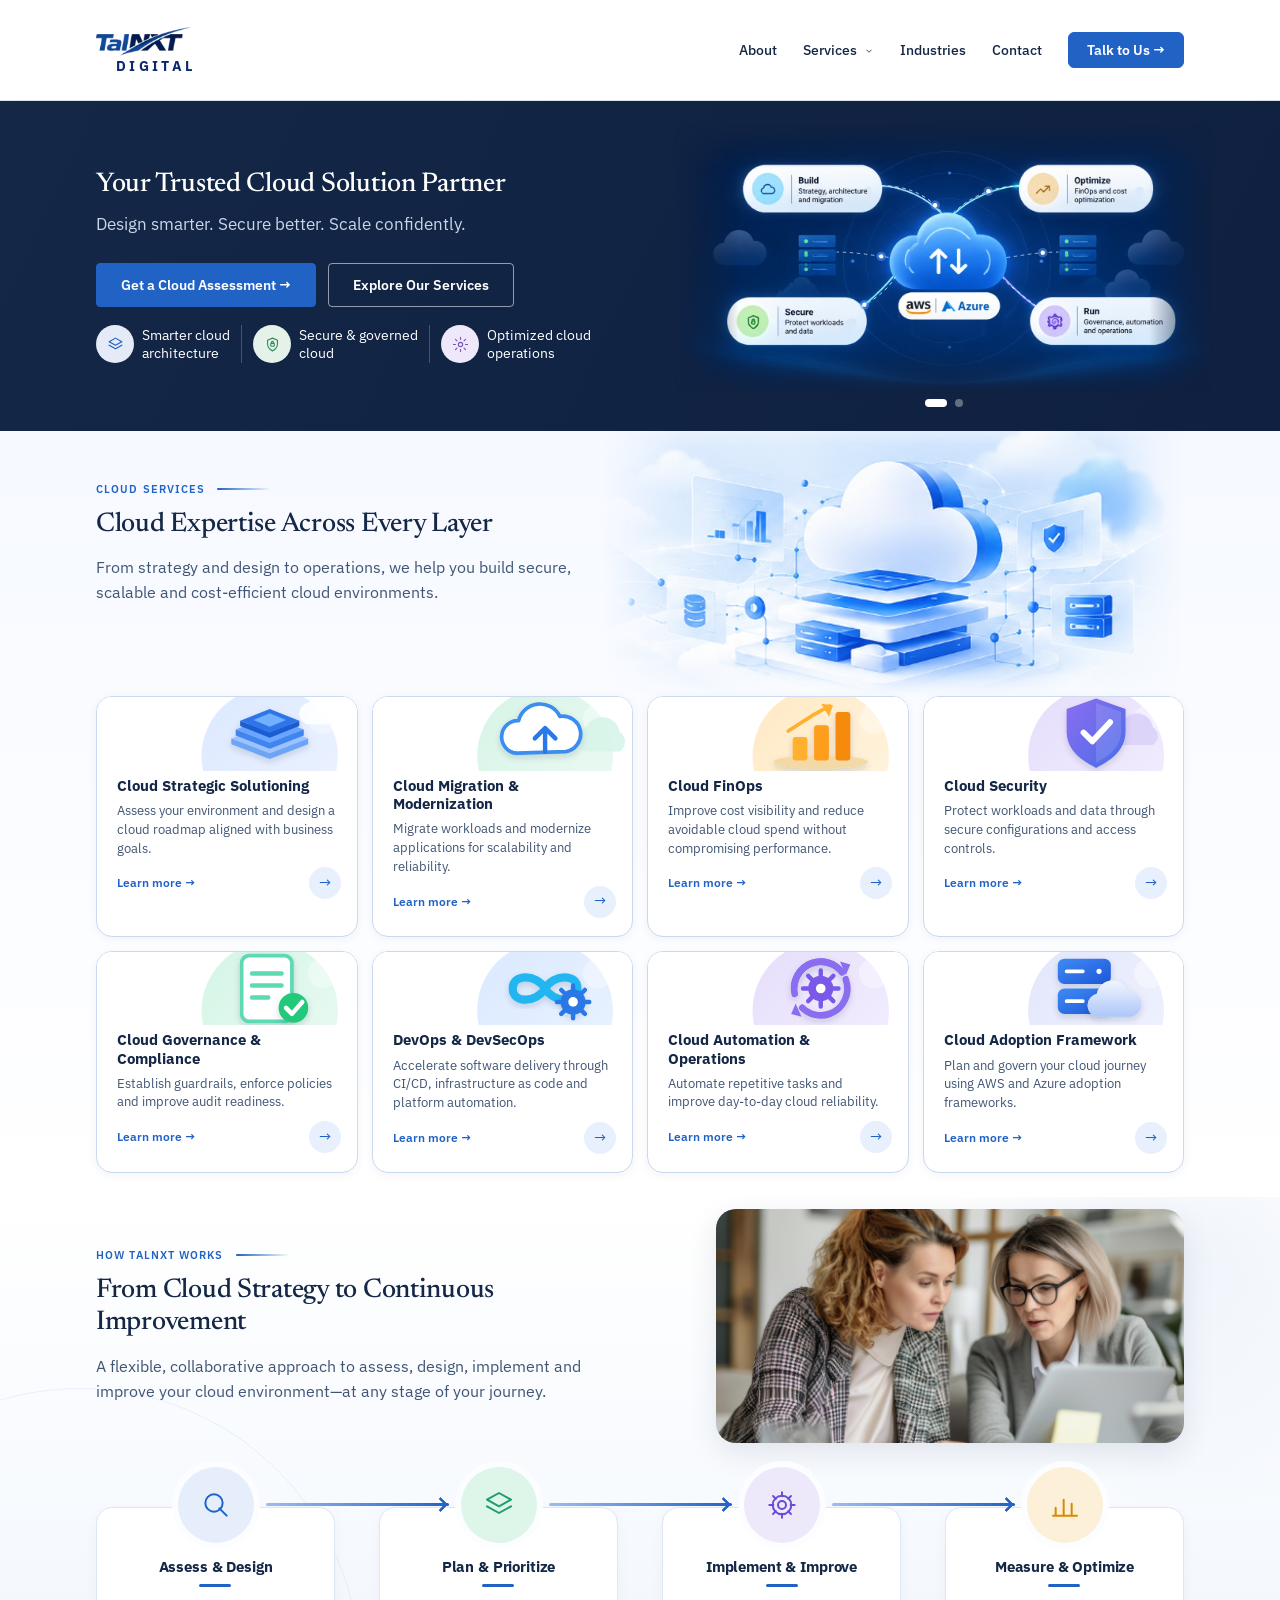
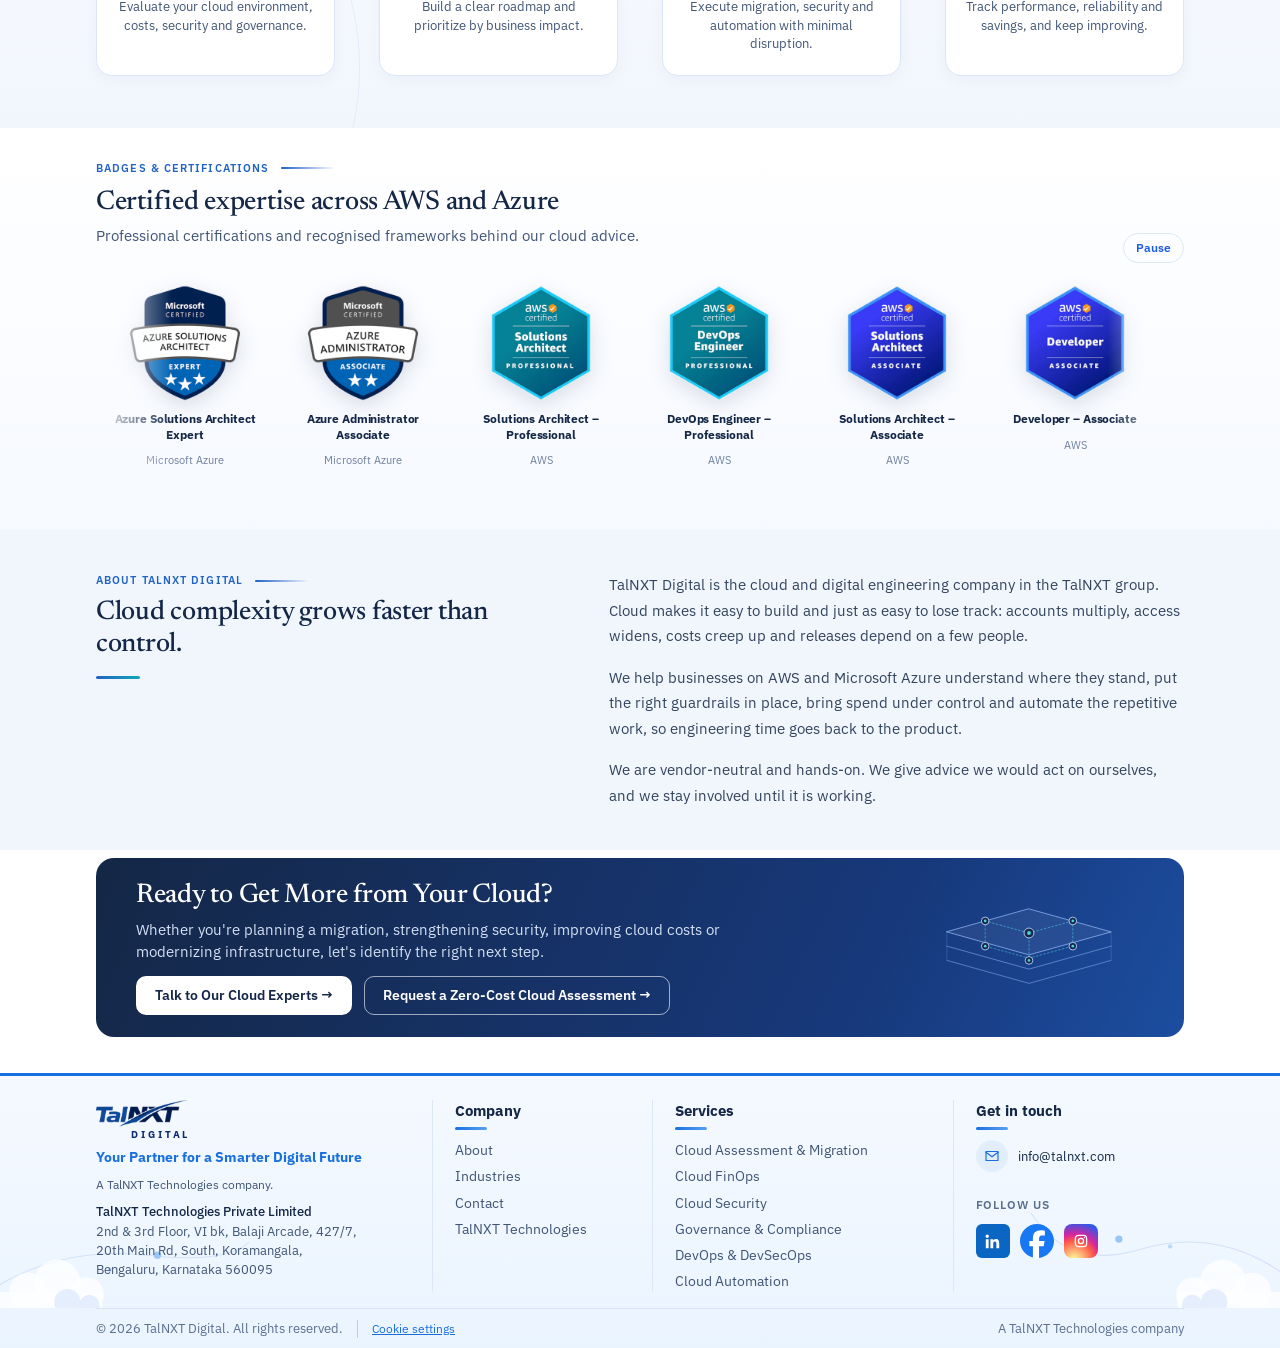
<file: index.html>
<!DOCTYPE html>
<html lang="en">
<head>
<meta charset="UTF-8" />
<meta name="viewport" content="width=device-width, initial-scale=1" />
<title>TalNXT Digital | Cloud Consulting, Security, FinOps &amp; DevOps</title>
<meta name="description" content="Cloud consulting, security, governance, FinOps, DevOps and automation on AWS and Azure. Start with a clear cloud assessment." />
<link rel="canonical" href="https://talnxtdigital.com/" />
<meta name="robots" content="index, follow" />
<meta property="og:type" content="website" />
<meta property="og:title" content="TalNXT Digital | Cloud Consulting, Security, FinOps &amp; DevOps" />
<meta property="og:description" content="Cloud consulting, security, governance, FinOps, DevOps and automation on AWS and Azure. Start with a clear cloud assessment." />
<meta property="og:url" content="https://talnxtdigital.com/" />
<meta property="og:site_name" content="TalNXT Digital" />
<meta name="twitter:card" content="summary" />
<meta name="theme-color" content="#1b5fc4" />
<link rel="icon" href="img/favicon.svg" type="image/svg+xml" />
<link rel="preconnect" href="https://fonts.googleapis.com" /><link rel="preconnect" href="https://fonts.gstatic.com" crossorigin />
<link href="https://fonts.googleapis.com/css2?family=Newsreader:ital,wght@0,400;0,500;0,600;1,500&family=IBM+Plex+Sans:wght@400;500;600;700&display=swap" rel="stylesheet" />
<link href="css/tokens.css?v=137" rel="stylesheet" />
<link href="css/base.css?v=137" rel="stylesheet" />
<link href="css/components.css?v=137" rel="stylesheet" />
<link href="css/site.css?v=137" rel="stylesheet" />
<script src="js/config.js"></script>
<script src="js/consent.js"></script>
<script src="js/main.js" defer></script>
</head>
<body>
<a class="skip-link" href="#main">Skip to content</a>
<header>
  <nav class="site-nav" aria-label="Main">
    <div class="container nav-inner">
      <a class="logo" href="#top" aria-label="TalNXT Digital home"><img class="logo-img" src="img/talnxt-logo.png" alt="TalNXT" /><span class="logo-sub">Digital</span></a>
      <button class="nav-toggle" aria-label="Toggle navigation" aria-expanded="false"><span></span><span></span><span></span></button>
      <ul class="nav-links">
        <li><a href="#about">About</a></li>
        <li class="has-dropdown">
          <a href="services.html">Services <span class="caret"><svg width="10" height="10" viewBox="0 0 24 24" fill="none" stroke="currentColor" stroke-width="2" aria-hidden="true"><path d="M6 9l6 6 6-6"/></svg></span></a>
          <div class="nav-dropdown">
            <div class="mega-intro sv-intro">
              <div class="eyebrow svc-eyebrow">What we do</div>
              <h3 class="sv-h">Six services.<br>One cloud partner.</h3>
              <p class="sv-lead">From first assessment to a cloud that stays secure and cost-controlled.</p>
              <a class="sv-btn" href="services.html">Explore all services →</a>
              <img class="sv-art" src="img/svc-panel-illustration.png" width="346" height="142" alt="" loading="lazy">
            </div>
            <ul class="mega-cards sv-grid"><li class="sv-card"><span class="svc-ic sv-ic ib-blue"><svg width="26" height="26" viewBox="0 0 24 24" fill="none" stroke="currentColor" stroke-width="1.5" stroke-linecap="round" stroke-linejoin="round" aria-hidden="true"><path d="M7 18a4 4 0 0 1-.6-7.96A5.5 5.5 0 0 1 17 8.5a4.75 4.75 0 0 1 0 9.5z"/><path d="M9.5 13l2 2 3.5-3.5"/></svg></span><div class="sv-body"><h3 class="sv-title">Cloud Assessment &amp; Migration</h3><p class="sv-desc">Assessment, architecture and migration matched to your goals.</p></div><div class="sv-foot"><a class="sv-more" href="services.html#assessment">Learn more →</a><a class="sv-go" href="services.html#assessment" aria-label="Learn more about Cloud Assessment &amp; Migration"><svg width="16" height="16" viewBox="0 0 24 24" fill="none" stroke="currentColor" stroke-width="2" stroke-linecap="round" stroke-linejoin="round" aria-hidden="true"><path d="M5 12h14M13 6l6 6-6 6"/></svg></a></div></li><li class="sv-card"><span class="svc-ic sv-ic ib-amber"><svg width="26" height="26" viewBox="0 0 24 24" fill="none" stroke="currentColor" stroke-width="1.5" stroke-linecap="round" stroke-linejoin="round" aria-hidden="true"><path d="M3 17l6-6 4 4 8-8"/><path d="M15 7h6v6"/></svg></span><div class="sv-body"><h3 class="sv-title">Cloud FinOps</h3><p class="sv-desc">Visibility, accountability and lower cloud bills.</p></div><div class="sv-foot"><a class="sv-more" href="services.html#finops">Learn more →</a><a class="sv-go" href="services.html#finops" aria-label="Learn more about Cloud FinOps"><svg width="16" height="16" viewBox="0 0 24 24" fill="none" stroke="currentColor" stroke-width="2" stroke-linecap="round" stroke-linejoin="round" aria-hidden="true"><path d="M5 12h14M13 6l6 6-6 6"/></svg></a></div></li><li class="sv-card"><span class="svc-ic sv-ic ib-violet"><svg width="26" height="26" viewBox="0 0 24 24" fill="none" stroke="currentColor" stroke-width="1.5" stroke-linecap="round" stroke-linejoin="round" aria-hidden="true"><path d="M12 3l7 3v5c0 4.5-3 8-7 10-4-2-7-5.5-7-10V6z"/><rect x="9.5" y="10.5" width="5" height="4" rx="1"/><path d="M10.5 10.5V9a1.5 1.5 0 0 1 3 0v1.5"/></svg></span><div class="sv-body"><h3 class="sv-title">Cloud Security</h3><p class="sv-desc">Secure configuration, access control and protection.</p></div><div class="sv-foot"><a class="sv-more" href="services.html#security">Learn more →</a><a class="sv-go" href="services.html#security" aria-label="Learn more about Cloud Security"><svg width="16" height="16" viewBox="0 0 24 24" fill="none" stroke="currentColor" stroke-width="2" stroke-linecap="round" stroke-linejoin="round" aria-hidden="true"><path d="M5 12h14M13 6l6 6-6 6"/></svg></a></div></li><li class="sv-card"><span class="svc-ic sv-ic ib-cyan"><svg width="26" height="26" viewBox="0 0 24 24" fill="none" stroke="currentColor" stroke-width="1.5" stroke-linecap="round" stroke-linejoin="round" aria-hidden="true"><path d="M5 4h14v16H5z"/><path d="M8.5 9l1.8 1.8L14 7.5M8.5 15h7"/></svg></span><div class="sv-body"><h3 class="sv-title">Governance &amp; Compliance</h3><p class="sv-desc">Guardrails, policy and audit-ready evidence.</p></div><div class="sv-foot"><a class="sv-more" href="services.html#governance">Learn more →</a><a class="sv-go" href="services.html#governance" aria-label="Learn more about Governance &amp; Compliance"><svg width="16" height="16" viewBox="0 0 24 24" fill="none" stroke="currentColor" stroke-width="2" stroke-linecap="round" stroke-linejoin="round" aria-hidden="true"><path d="M5 12h14M13 6l6 6-6 6"/></svg></a></div></li><li class="sv-card"><span class="svc-ic sv-ic ib-green"><svg width="26" height="26" viewBox="0 0 24 24" fill="none" stroke="currentColor" stroke-width="1.5" stroke-linecap="round" stroke-linejoin="round" aria-hidden="true"><path d="M17 8a5 5 0 0 0-9-1"/><path d="M7 16a5 5 0 0 0 9 1"/><path d="M8 3v4h4M16 21v-4h-4"/></svg></span><div class="sv-body"><h3 class="sv-title">DevOps &amp; DevSecOps</h3><p class="sv-desc">CI/CD, infrastructure as code and monitoring.</p></div><div class="sv-foot"><a class="sv-more" href="services.html#devops">Learn more →</a><a class="sv-go" href="services.html#devops" aria-label="Learn more about DevOps &amp; DevSecOps"><svg width="16" height="16" viewBox="0 0 24 24" fill="none" stroke="currentColor" stroke-width="2" stroke-linecap="round" stroke-linejoin="round" aria-hidden="true"><path d="M5 12h14M13 6l6 6-6 6"/></svg></a></div></li><li class="sv-card"><span class="svc-ic sv-ic ib-blue"><svg width="26" height="26" viewBox="0 0 24 24" fill="none" stroke="currentColor" stroke-width="1.5" stroke-linecap="round" stroke-linejoin="round" aria-hidden="true"><circle cx="12" cy="12" r="3"/><path d="M12 2v3M12 19v3M2 12h3M19 12h3M4.9 4.9l2.1 2.1M17 17l2.1 2.1M4.9 19.1L7 17M17 7l2.1-2.1"/></svg></span><div class="sv-body"><h3 class="sv-title">Cloud Automation</h3><p class="sv-desc">Remove repetitive manual cloud work.</p></div><div class="sv-foot"><a class="sv-more" href="services.html#automation">Learn more →</a><a class="sv-go" href="services.html#automation" aria-label="Learn more about Cloud Automation"><svg width="16" height="16" viewBox="0 0 24 24" fill="none" stroke="currentColor" stroke-width="2" stroke-linecap="round" stroke-linejoin="round" aria-hidden="true"><path d="M5 12h14M13 6l6 6-6 6"/></svg></a></div></li></ul>
          </div>
        </li>
        <li><a href="industries.html">Industries</a></li>
        <li><a href="contact.html">Contact</a></li>
        <li><a class="btn accent" href="contact.html">Talk to Us →</a></li>
      </ul>
    </div>
  </nav>
</header>
<main id="main">

<span id="top"></span>
<section class="hero">
  <div class="container">
    <div class="hero-text">
      <h1>Your Trusted Cloud Solution Partner</h1>
      <p class="lead">Design smarter. Secure better. Scale confidently.</p>
      <div class="hero-actions"><a class="btn accent" href="contact.html">Get a Cloud Assessment →</a><a class="btn" href="services.html">Explore Our Services</a></div>
      <ul class="benefits"><li class="benefit"><span class="icon-badge sm build"><svg width="17" height="17" viewBox="0 0 24 24" fill="none" stroke="currentColor" stroke-width="1.6" stroke-linecap="round" stroke-linejoin="round" aria-hidden="true"><path d="M12 3l9 5-9 5-9-5z"/><path d="M3 13l9 5 9-5"/></svg></span><span class="b-t">Smarter cloud<br>architecture</span></li><li class="benefit"><span class="icon-badge sm scale"><svg width="17" height="17" viewBox="0 0 24 24" fill="none" stroke="currentColor" stroke-width="1.6" stroke-linecap="round" stroke-linejoin="round" aria-hidden="true"><path d="M12 3l7 3v5c0 4.5-3 8-7 10-4-2-7-5.5-7-10V6z"/><rect x="9.5" y="10.5" width="5" height="4" rx="1"/><path d="M10.5 10.5V9a1.5 1.5 0 0 1 3 0v1.5"/></svg></span><span class="b-t">Secure &amp; governed<br>cloud</span></li><li class="benefit"><span class="icon-badge sm transform"><svg width="17" height="17" viewBox="0 0 24 24" fill="none" stroke="currentColor" stroke-width="1.6" stroke-linecap="round" stroke-linejoin="round" aria-hidden="true"><circle cx="12" cy="12" r="3"/><path d="M12 2v3M12 19v3M2 12h3M19 12h3M4.9 4.9l2.1 2.1M17 17l2.1 2.1M4.9 19.1L7 17M17 7l2.1-2.1"/></svg></span><span class="b-t">Optimized cloud<br>operations</span></li></ul>
    </div>
    <div class="hero-art hero-art-img" id="heroRot" role="img" aria-label="Cloud services diagram: Build (strategy, architecture and migration), Optimize (FinOps and cost optimization), Secure (protect workloads and data) and Run (governance, automation and operations) around a central cloud, with AWS and Microsoft Azure">
      <div class="hr-stage"><img class="on" src="img/hero-illustration-a.svg?v=2" width="1366" height="679" alt=""><img src="img/hero-illustration-b.svg?v=2" width="1366" height="679" alt=""></div>
      <div class="hr-ctl"><button type="button" class="hr-dot" aria-label="Show illustration 1" aria-current="true"></button><button type="button" class="hr-dot" aria-label="Show illustration 2" aria-current="false"></button></div>
    </div>
    <script>(function(){var r=document.getElementById('heroRot');if(!r)return;var im=r.querySelectorAll('.hr-stage img'),d=r.querySelectorAll('.hr-dot'),i=0,t,rm=window.matchMedia('(prefers-reduced-motion: reduce)').matches;function ok(m){return m.complete&&m.naturalWidth>0}function show(n){if(!ok(im[n]))return;i=n;im.forEach(function(m,k){m.classList.toggle('on',k===n)});d.forEach(function(x,k){x.setAttribute('aria-current',k===n?'true':'false')})}function loop(){clearInterval(t);if(!rm)t=setInterval(function(){if(!r.matches(':hover'))show((i+1)%im.length)},4200)}d.forEach(function(x,k){x.addEventListener('click',function(){show(k);loop()})});loop()})();</script>
  </div>
</section>

<section class="sec svc-sec" id="services">
  <div class="container svc-wrap">
    <div class="svc-top">
      <div class="svc-intro">
        <div class="eyebrow svc-eyebrow">Cloud services</div>
        <h2 class="svc-h">Cloud Expertise Across Every Layer</h2>
        <p class="copy">From strategy and design to operations, we help you build secure, scalable and cost-efficient cloud environments.</p>
      </div>
      <img class="svc-hero" src="img/svc-hero.jpg" width="1062" height="528" alt="Cloud and server illustration with analytics, security and automation panels" loading="lazy">
    </div>
    <div class="svc-grid">
      <article class="svc-card">
        <div class="svc-media"><img class="svc-pic" src="img/svc1.svg" width="452" height="132" alt="" loading="lazy"></div>
        <h3 class="svc-title">Cloud Strategic Solutioning</h3>
        <p class="svc-desc">Assess your environment and design a cloud roadmap aligned with business goals.</p>
        <div class="svc-foot"><a class="link-arrow" href="services.html#assessment">Learn more →</a><a class="svc-go" href="services.html#assessment" aria-label="Learn more about Cloud Strategic Solutioning">→</a></div>
      </article>
      <article class="svc-card">
        <div class="svc-media"><img class="svc-pic" src="img/svc2.svg" width="452" height="132" alt="" loading="lazy"></div>
        <h3 class="svc-title">Cloud Migration &amp; Modernization</h3>
        <p class="svc-desc">Migrate workloads and modernize applications for scalability and reliability.</p>
        <div class="svc-foot"><a class="link-arrow" href="services.html#assessment">Learn more →</a><a class="svc-go" href="services.html#assessment" aria-label="Learn more about Cloud Migration &amp; Modernization">→</a></div>
      </article>
      <article class="svc-card">
        <div class="svc-media"><img class="svc-pic" src="img/svc3.svg" width="452" height="132" alt="" loading="lazy"></div>
        <h3 class="svc-title">Cloud FinOps</h3>
        <p class="svc-desc">Improve cost visibility and reduce avoidable cloud spend without compromising performance.</p>
        <div class="svc-foot"><a class="link-arrow" href="services.html#finops">Learn more →</a><a class="svc-go" href="services.html#finops" aria-label="Learn more about Cloud FinOps">→</a></div>
      </article>
      <article class="svc-card">
        <div class="svc-media"><img class="svc-pic" src="img/svc5.svg" width="452" height="132" alt="" loading="lazy"></div>
        <h3 class="svc-title">Cloud Security</h3>
        <p class="svc-desc">Protect workloads and data through secure configurations and access controls.</p>
        <div class="svc-foot"><a class="link-arrow" href="services.html#security">Learn more →</a><a class="svc-go" href="services.html#security" aria-label="Learn more about Cloud Security">→</a></div>
      </article>
      <article class="svc-card">
        <div class="svc-media"><img class="svc-pic" src="img/svc6.svg" width="452" height="132" alt="" loading="lazy"></div>
        <h3 class="svc-title">Cloud Governance &amp; Compliance</h3>
        <p class="svc-desc">Establish guardrails, enforce policies and improve audit readiness.</p>
        <div class="svc-foot"><a class="link-arrow" href="services.html#governance">Learn more →</a><a class="svc-go" href="services.html#governance" aria-label="Learn more about Cloud Governance &amp; Compliance">→</a></div>
      </article>
      <article class="svc-card">
        <div class="svc-media"><img class="svc-pic" src="img/svc7.svg" width="452" height="132" alt="" loading="lazy"></div>
        <h3 class="svc-title">DevOps &amp; DevSecOps</h3>
        <p class="svc-desc">Accelerate software delivery through CI/CD, infrastructure as code and platform automation.</p>
        <div class="svc-foot"><a class="link-arrow" href="services.html#devops">Learn more →</a><a class="svc-go" href="services.html#devops" aria-label="Learn more about DevOps &amp; DevSecOps">→</a></div>
      </article>
      <article class="svc-card">
        <div class="svc-media"><img class="svc-pic" src="img/svc8.svg" width="452" height="132" alt="" loading="lazy"></div>
        <h3 class="svc-title">Cloud Automation &amp; Operations</h3>
        <p class="svc-desc">Automate repetitive tasks and improve day-to-day cloud reliability.</p>
        <div class="svc-foot"><a class="link-arrow" href="services.html#automation">Learn more →</a><a class="svc-go" href="services.html#automation" aria-label="Learn more about Cloud Automation &amp; Operations">→</a></div>
      </article>
      <article class="svc-card">
        <div class="svc-media"><img class="svc-pic" src="img/svc9.svg" width="452" height="132" alt="" loading="lazy"></div>
        <h3 class="svc-title">Cloud Adoption Framework</h3>
        <p class="svc-desc">Plan and govern your cloud journey using AWS and Azure adoption frameworks.</p>
        <div class="svc-foot"><a class="link-arrow" href="services.html#assessment">Learn more →</a><a class="svc-go" href="services.html#assessment" aria-label="Learn more about Cloud Adoption Framework">→</a></div>
      </article>
    </div>
  </div>
</section>

<section class="sec hw-sec">
  <div class="container">
    <div class="hw-intro">
      <div class="hw-copy">
        <div class="eyebrow svc-eyebrow">How TalNXT Works</div>
        <h2 class="hw-h">From Cloud Strategy to Continuous Improvement</h2>
        <p class="copy">A flexible, collaborative approach to assess, design, implement and improve your cloud environment—at any stage of your journey.</p>
      </div>
      <figure class="hw-photo"><img src="img/team-discussion.jpg" width="1920" height="960" alt="Two colleagues reviewing and analysing a project together on a laptop" loading="lazy"></figure>
    </div>
    <ol class="hw-grid"><li class="hw-step" style="--i:0"><span class="svc-ic hw-ic ib-blue"><svg width="32" height="32" viewBox="0 0 24 24" fill="none" stroke="currentColor" stroke-width="1.5" stroke-linecap="round" stroke-linejoin="round" aria-hidden="true"><circle cx="10.500" cy="10.500" r="6.500"/><path d="M14.5 14.5L20 20"/></svg></span><div class="hw-card"><h3 class="hw-title">Assess &amp; Design</h3><p class="hw-text">Evaluate your cloud environment, costs, security and governance.</p></div><span class="hw-flow" aria-hidden="true"></span></li><li class="hw-step" style="--i:1"><span class="svc-ic hw-ic ib-green"><svg width="32" height="32" viewBox="0 0 24 24" fill="none" stroke="currentColor" stroke-width="1.5" stroke-linecap="round" stroke-linejoin="round" aria-hidden="true"><path d="M12 3l9 5-9 5-9-5z"/><path d="M3 13l9 5 9-5"/></svg></span><div class="hw-card"><h3 class="hw-title">Plan &amp; Prioritize</h3><p class="hw-text">Build a clear roadmap and prioritize by business impact.</p></div><span class="hw-flow" aria-hidden="true"></span></li><li class="hw-step" style="--i:2"><span class="svc-ic hw-ic ib-violet"><svg width="32" height="32" viewBox="0 0 24 24" fill="none" stroke="currentColor" stroke-width="1.5" stroke-linecap="round" stroke-linejoin="round" aria-hidden="true"><circle cx="12" cy="12" r="3"/><path d="M12 2.500v3M12 18.500v3M2.500 12h3M18.500 12h3M5.300 5.300l2.100 2.100M16.600 16.600l2.100 2.100M5.300 18.700l2.100-2.100M16.600 7.400l2.100-2.100"/><circle cx="12" cy="12" r="7"/></svg></span><div class="hw-card"><h3 class="hw-title">Implement &amp; Improve</h3><p class="hw-text">Execute migration, security and automation with minimal disruption.</p></div><span class="hw-flow" aria-hidden="true"></span></li><li class="hw-step" style="--i:3"><span class="svc-ic hw-ic ib-amber"><svg width="32" height="32" viewBox="0 0 24 24" fill="none" stroke="currentColor" stroke-width="1.5" stroke-linecap="round" stroke-linejoin="round" aria-hidden="true"><path d="M5 20v-6M11 20V8M17 20v-9M3 20h18"/></svg></span><div class="hw-card"><h3 class="hw-title">Measure &amp; Optimize</h3><p class="hw-text">Track performance, reliability and savings, and keep improving.</p></div></li></ol>
  </div>
</section>


<section class="sec bd-sec" id="credentials">
  <div class="container">
    <div class="eyebrow svc-eyebrow">Badges &amp; Certifications</div>
    <h2 class="bd-h">Certified expertise across AWS and Azure</h2>
    <p class="copy bd-lead">Professional certifications and recognised frameworks behind our cloud advice.</p>
    <div class="bm-bar"><button class="bm-pp" type="button" id="bm-pp" aria-pressed="false">Pause</button></div>
    <div class="bm" id="bm" role="region" aria-label="Certification badges"><div class="bm-track"><ul class="bm-group"><li class="bm-tile"><img src="img/badge-azure-solutions-architect-expert.png" width="300" height="300" alt="Microsoft Azure certified: Azure Solutions Architect Expert" loading="lazy"><h3>Azure Solutions Architect Expert</h3><p>Microsoft Azure</p></li><li class="bm-tile"><img src="img/badge-azure-admin-associate.png" width="300" height="300" alt="Microsoft Azure certified: Azure Administrator Associate" loading="lazy"><h3>Azure Administrator Associate</h3><p>Microsoft Azure</p></li><li class="bm-tile"><img src="img/badge-aws-solutions-architect-professional.png" width="300" height="300" alt="AWS certified: Solutions Architect &ndash; Professional" loading="lazy"><h3>Solutions Architect &ndash; Professional</h3><p>AWS</p></li><li class="bm-tile"><img src="img/badge-aws-devops-professional.png" width="300" height="300" alt="AWS certified: DevOps Engineer &ndash; Professional" loading="lazy"><h3>DevOps Engineer &ndash; Professional</h3><p>AWS</p></li><li class="bm-tile"><img src="img/badge-aws-solutions-architect-associate.png" width="300" height="300" alt="AWS certified: Solutions Architect &ndash; Associate" loading="lazy"><h3>Solutions Architect &ndash; Associate</h3><p>AWS</p></li><li class="bm-tile"><img src="img/badge-aws-developer-associate.png" width="300" height="300" alt="AWS certified: Developer &ndash; Associate" loading="lazy"><h3>Developer &ndash; Associate</h3><p>AWS</p></li><li class="bm-tile"><img src="img/badge-togaf.png" width="300" height="300" alt="The Open Group certified: TOGAF Enterprise Architecture Practitioner" loading="lazy"><h3>TOGAF Enterprise Architecture Practitioner</h3><p>The Open Group</p></li><li class="bm-tile"><img src="img/badge-azure-solutions-architect-expert.png" width="300" height="300" alt="Microsoft Azure certified: Azure Solutions Architect Expert" loading="lazy"><h3>Azure Solutions Architect Expert</h3><p>Microsoft Azure</p></li><li class="bm-tile"><img src="img/badge-azure-admin-associate.png" width="300" height="300" alt="Microsoft Azure certified: Azure Administrator Associate" loading="lazy"><h3>Azure Administrator Associate</h3><p>Microsoft Azure</p></li><li class="bm-tile"><img src="img/badge-aws-solutions-architect-professional.png" width="300" height="300" alt="AWS certified: Solutions Architect &ndash; Professional" loading="lazy"><h3>Solutions Architect &ndash; Professional</h3><p>AWS</p></li><li class="bm-tile"><img src="img/badge-aws-devops-professional.png" width="300" height="300" alt="AWS certified: DevOps Engineer &ndash; Professional" loading="lazy"><h3>DevOps Engineer &ndash; Professional</h3><p>AWS</p></li><li class="bm-tile"><img src="img/badge-aws-solutions-architect-associate.png" width="300" height="300" alt="AWS certified: Solutions Architect &ndash; Associate" loading="lazy"><h3>Solutions Architect &ndash; Associate</h3><p>AWS</p></li><li class="bm-tile"><img src="img/badge-aws-developer-associate.png" width="300" height="300" alt="AWS certified: Developer &ndash; Associate" loading="lazy"><h3>Developer &ndash; Associate</h3><p>AWS</p></li><li class="bm-tile"><img src="img/badge-togaf.png" width="300" height="300" alt="The Open Group certified: TOGAF Enterprise Architecture Practitioner" loading="lazy"><h3>TOGAF Enterprise Architecture Practitioner</h3><p>The Open Group</p></li></ul><ul class="bm-group" aria-hidden="true"><li class="bm-tile"><img src="img/badge-azure-solutions-architect-expert.png" width="300" height="300" alt="" loading="lazy"><h3>Azure Solutions Architect Expert</h3><p>Microsoft Azure</p></li><li class="bm-tile"><img src="img/badge-azure-admin-associate.png" width="300" height="300" alt="" loading="lazy"><h3>Azure Administrator Associate</h3><p>Microsoft Azure</p></li><li class="bm-tile"><img src="img/badge-aws-solutions-architect-professional.png" width="300" height="300" alt="" loading="lazy"><h3>Solutions Architect &ndash; Professional</h3><p>AWS</p></li><li class="bm-tile"><img src="img/badge-aws-devops-professional.png" width="300" height="300" alt="" loading="lazy"><h3>DevOps Engineer &ndash; Professional</h3><p>AWS</p></li><li class="bm-tile"><img src="img/badge-aws-solutions-architect-associate.png" width="300" height="300" alt="" loading="lazy"><h3>Solutions Architect &ndash; Associate</h3><p>AWS</p></li><li class="bm-tile"><img src="img/badge-aws-developer-associate.png" width="300" height="300" alt="" loading="lazy"><h3>Developer &ndash; Associate</h3><p>AWS</p></li><li class="bm-tile"><img src="img/badge-togaf.png" width="300" height="300" alt="" loading="lazy"><h3>TOGAF Enterprise Architecture Practitioner</h3><p>The Open Group</p></li><li class="bm-tile"><img src="img/badge-azure-solutions-architect-expert.png" width="300" height="300" alt="" loading="lazy"><h3>Azure Solutions Architect Expert</h3><p>Microsoft Azure</p></li><li class="bm-tile"><img src="img/badge-azure-admin-associate.png" width="300" height="300" alt="" loading="lazy"><h3>Azure Administrator Associate</h3><p>Microsoft Azure</p></li><li class="bm-tile"><img src="img/badge-aws-solutions-architect-professional.png" width="300" height="300" alt="" loading="lazy"><h3>Solutions Architect &ndash; Professional</h3><p>AWS</p></li><li class="bm-tile"><img src="img/badge-aws-devops-professional.png" width="300" height="300" alt="" loading="lazy"><h3>DevOps Engineer &ndash; Professional</h3><p>AWS</p></li><li class="bm-tile"><img src="img/badge-aws-solutions-architect-associate.png" width="300" height="300" alt="" loading="lazy"><h3>Solutions Architect &ndash; Associate</h3><p>AWS</p></li><li class="bm-tile"><img src="img/badge-aws-developer-associate.png" width="300" height="300" alt="" loading="lazy"><h3>Developer &ndash; Associate</h3><p>AWS</p></li><li class="bm-tile"><img src="img/badge-togaf.png" width="300" height="300" alt="" loading="lazy"><h3>TOGAF Enterprise Architecture Practitioner</h3><p>The Open Group</p></li></ul></div></div>
  </div>
</section>
<script>
(function(){var m=document.getElementById('bm'),b=document.getElementById('bm-pp');if(!m||!b)return;
b.addEventListener('click',function(){var p=m.classList.toggle('bm-paused');b.textContent=p?'Play':'Pause';b.setAttribute('aria-pressed',p?'true':'false')})})();
</script>

<section class="sec about-sec" id="about"><div class="container"><div class="row-flex top">
  <div style="flex:1 1 320px; min-width:0;"><div class="eyebrow svc-eyebrow">About TalNXT Digital</div><h2 class="hw-h" style="margin:8px 0 12px;">Cloud complexity grows faster than control.</h2><div class="accent-line"></div></div>
  <div style="flex:1.4 1 360px; min-width:0;" class="stack"><p class="copy">TalNXT Digital is the cloud and digital engineering company in the TalNXT group. Cloud makes it easy to build and just as easy to lose track: accounts multiply, access widens, costs creep up and releases depend on a few people.</p><p class="copy">We help businesses on AWS and Microsoft Azure understand where they stand, put the right guardrails in place, bring spend under control and automate the repetitive work, so engineering time goes back to the product.</p><p class="copy">We are vendor-neutral and hands-on. We give advice we would act on ourselves, and we stay involved until it is working.</p></div>
</div></div></section>
<section class="fc-sec" id="get-started">
  <div class="container">
    <div class="fc-banner">
      <div class="fc-copy">
        <h2 class="fc-h">Ready to Get More from Your Cloud?</h2>
        <p class="fc-lead">Whether you're planning a migration, strengthening security, improving cloud costs or modernizing infrastructure, let's identify the right next step.</p>
        <div class="fc-btns"><a class="fc-btn fc-primary" href="contact.html">Talk to Our Cloud Experts →</a><a class="fc-btn fc-secondary" href="contact.html">Request a Zero-Cost Cloud Assessment →</a></div>
      </div>
      <div class="fc-visual" aria-hidden="false"><svg class="fc-art" viewBox="0 0 420 220" role="img" aria-label="Illustration of connected cloud infrastructure layers and nodes"><g fill="none" stroke-linecap="round" stroke-linejoin="round">
<path d="M210 40l150 42-150 42-150-42z" fill="rgba(255,255,255,.06)" stroke="#8fb4f2" stroke-width="1.4"/>
<path d="M60 108l150 42 150-42" stroke="#8fb4f2" stroke-opacity=".7" stroke-width="1.4"/>
<path d="M60 134l150 42 150-42" stroke="#8fb4f2" stroke-opacity=".45" stroke-width="1.4"/>
<path d="M60 82v52l150 42 150-42V82" stroke="#8fb4f2" stroke-opacity=".35" stroke-width="1.2"/>
<path d="M130 62l80 22 80-22M210 84v50M130 62v46l80 22M290 62v46l-80 22" stroke="#4fd0e0" stroke-opacity=".7" stroke-width="1.4" stroke-dasharray="3 4"/></g>
<g fill="#142746" stroke="#bcd5ff" stroke-width="1.6"><circle cx="210" cy="84" r="9"/><circle cx="130" cy="62" r="7"/><circle cx="290" cy="62" r="7"/><circle cx="130" cy="108" r="7"/><circle cx="290" cy="108" r="7"/><circle cx="210" cy="134" r="7"/></g>
<g fill="#4fd0e0"><circle cx="210" cy="84" r="3.5"/><circle cx="130" cy="62" r="2.5"/><circle cx="290" cy="62" r="2.5"/><circle cx="130" cy="108" r="2.5"/><circle cx="290" cy="108" r="2.5"/><circle cx="210" cy="134" r="2.5"/></g></svg></div>
    </div>
  </div>
</section>
</main>
<footer class="site-footer">
  <div class="container">
    <div class="footer-grid">
      <div>
        <a class="logo" href="#top" aria-label="TalNXT Digital home"><img class="logo-img" src="img/talnxt-logo.png" alt="TalNXT" /><span class="logo-sub">Digital</span></a>
        <p class="footer-tag">Your Partner for a Smarter Digital Future</p>
        <p class="muted" style="font-size:12.5px; margin-top:8px;">A TalNXT Technologies company.</p>
        <address class="footer-address">TalNXT Technologies Private Limited<br>2nd &amp; 3rd Floor, VI bk, Balaji Arcade, 427/7,<br>20th Main Rd, South, Koramangala,<br>Bengaluru, Karnataka 560095</address>
      </div>
      <div><div class="footer-col-title">Company</div><ul class="footer-links"><li><a href="#about">About</a></li><li><a href="industries.html">Industries</a></li><li><a href="contact.html">Contact</a></li><li><a href="https://www.talnxt.com/" target="_blank" rel="noopener">TalNXT Technologies</a></li></ul></div>
      <div><div class="footer-col-title">Services</div><ul class="footer-links"><li><a href="services.html#assessment">Cloud Assessment &amp; Migration</a></li><li><a href="services.html#finops">Cloud FinOps</a></li><li><a href="services.html#security">Cloud Security</a></li><li><a href="services.html#governance">Governance &amp; Compliance</a></li><li><a href="services.html#devops">DevOps &amp; DevSecOps</a></li><li><a href="services.html#automation">Cloud Automation</a></li></ul></div>
      <div><div class="footer-col-title">Get in touch</div><ul class="footer-links"><li><a class="ft-mail" data-cfg="email" href="#"><span class="ft-mail-ic" aria-hidden="true"><svg width="18" height="18" viewBox="0 0 24 24" fill="none" stroke="currentColor" stroke-width="1.6" stroke-linecap="round" stroke-linejoin="round"><path d="M4 6h16v12H4z"/><path d="M4 7l8 6 8-6"/></svg></span><span data-cfg-text data-cfg="email"></span></a></li><li><a data-cfg="phone" data-cfg-text href="#"></a></li></ul><div class="ft-follow">Follow us</div><div class="ft-social" aria-label="Follow TalNXT Digital"><a class="ft-linkedin" href="https://www.linkedin.com/" target="_blank" rel="noopener" aria-label="LinkedIn" title="LinkedIn"><svg width="18" height="18" viewBox="0 0 24 24" fill="none" stroke="currentColor" stroke-width="1.7" stroke-linecap="round" stroke-linejoin="round" aria-hidden="true"><path fill="currentColor" stroke="none" d="M20.447 20.452h-3.554v-5.569c0-1.328-.027-3.037-1.852-3.037-1.853 0-2.136 1.445-2.136 2.939v5.667H9.351V9h3.414v1.561h.046c.477-.9 1.637-1.85 3.37-1.85 3.601 0 4.267 2.37 4.267 5.455v6.286zM5.337 7.433c-1.144 0-2.063-.926-2.063-2.065 0-1.138.92-2.063 2.063-2.063 1.14 0 2.064.925 2.064 2.063 0 1.139-.925 2.065-2.064 2.065zm1.782 13.019H3.555V9h3.564v11.452z"/></svg></a><a class="ft-facebook" href="https://www.facebook.com/" target="_blank" rel="noopener" aria-label="Facebook" title="Facebook"><svg width="18" height="18" viewBox="0 0 24 24" fill="none" stroke="currentColor" stroke-width="1.7" stroke-linecap="round" stroke-linejoin="round" aria-hidden="true"><path fill="#1877f2" stroke="none" d="M9.101 23.691v-7.98H6.627v-3.667h2.474v-1.58c0-4.085 1.848-5.978 5.858-5.978.401 0 .955.042 1.468.103a8.68 8.68 0 0 1 1.141.195v3.325a8.623 8.623 0 0 0-.653-.036 26.805 26.805 0 0 0-.733-.009c-.707 0-1.259.096-1.675.309a1.686 1.686 0 0 0-.679.622c-.258.42-.374.995-.374 1.752v1.297h3.919l-.386 2.103-.287 1.564h-3.246v8.245C19.396 23.238 24 18.179 24 12.044c0-6.627-5.373-12-12-12s-12 5.373-12 12c0 5.628 3.874 10.35 9.101 11.647Z"/></svg></a><a class="ft-instagram" href="https://www.instagram.com/" target="_blank" rel="noopener" aria-label="Instagram" title="Instagram"><svg width="18" height="18" viewBox="0 0 24 24" fill="none" stroke="currentColor" stroke-width="1.7" stroke-linecap="round" stroke-linejoin="round" aria-hidden="true"><rect x="4.5" y="4.5" width="15" height="15" rx="4.2"/><circle cx="12" cy="12" r="3.4"/><path d="M16.6 7.5v.1"/></svg></a></div></div>
    </div>
    <div class="footer-bottom"><div>&copy; <span data-year></span> TalNXT Digital. All rights reserved.<button type="button" class="cookie-link" data-cookie-settings>Cookie settings</button></div><div>A TalNXT Technologies company</div></div>
  </div>
</footer>
</body>
</html>
</file>
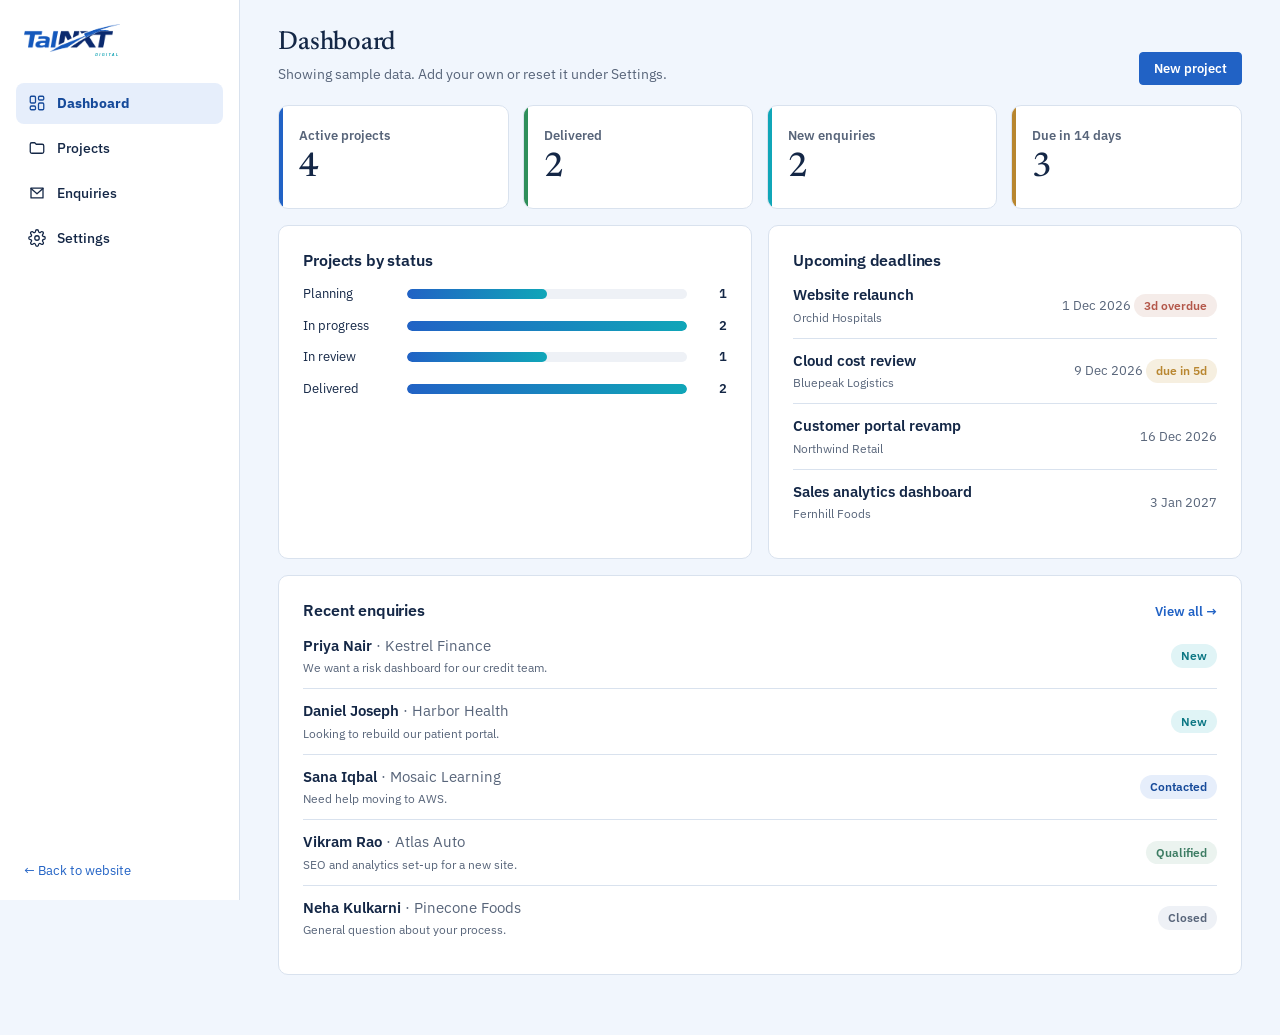
<file: app/index.html>
<!DOCTYPE html>
<html lang="en">
<head>
<meta charset="UTF-8" />
<meta name="viewport" content="width=device-width, initial-scale=1" />
<title>TalNXT Digital Console</title>
<meta name="robots" content="noindex, nofollow" />
<link rel="icon" href="../img/favicon.svg" type="image/svg+xml" />
<link rel="preconnect" href="https://fonts.googleapis.com" /><link rel="preconnect" href="https://fonts.gstatic.com" crossorigin />
<link href="https://fonts.googleapis.com/css2?family=Newsreader:ital,wght@0,400;0,500;0,600;1,500&family=IBM+Plex+Sans:wght@400;500;600;700&display=swap" rel="stylesheet" />
<link href="../css/tokens.css" rel="stylesheet" />
<link href="../css/base.css" rel="stylesheet" />
<link href="../css/components.css" rel="stylesheet" />
<link href="css/app.css" rel="stylesheet" />
</head>
<body>
<a class="skip-link" href="#view">Skip to content</a>
<div class="app-shell">
  <header class="app-topbar">
    <button type="button" class="menu-btn" aria-label="Open menu" aria-expanded="false" aria-controls="sidebar"><span></span><span></span><span></span></button>
    <a class="logo" href="#/dashboard" aria-label="TalNXT Digital Console"><img class="logo-img" src="../img/logo.svg" alt="TalNXT Digital Console" /></a>
  </header>
  <aside class="sidebar" id="sidebar" aria-label="Console">
    <a class="logo side-logo" href="#/dashboard" aria-label="TalNXT Digital Console"><img class="logo-img" src="../img/logo.svg" alt="TalNXT Digital Console" /></a>
    <nav class="side-nav" aria-label="Main">
      <a class="side-link" data-route="dashboard" href="#/dashboard"><svg width="18" height="18" viewBox="0 0 24 24" fill="none" stroke="currentColor" stroke-width="1.7" stroke-linecap="round" stroke-linejoin="round" aria-hidden="true"><rect x="3" y="3" width="7" height="9" rx="1.5"/><rect x="14" y="3" width="7" height="5" rx="1.5"/><rect x="14" y="12" width="7" height="9" rx="1.5"/><rect x="3" y="16" width="7" height="5" rx="1.5"/></svg>Dashboard</a>
      <a class="side-link" data-route="projects" href="#/projects"><svg width="18" height="18" viewBox="0 0 24 24" fill="none" stroke="currentColor" stroke-width="1.7" stroke-linecap="round" stroke-linejoin="round" aria-hidden="true"><path d="M3 7a2 2 0 0 1 2-2h4l2 2h8a2 2 0 0 1 2 2v8a2 2 0 0 1-2 2H5a2 2 0 0 1-2-2z"/></svg>Projects</a>
      <a class="side-link" data-route="enquiries" href="#/enquiries"><svg width="18" height="18" viewBox="0 0 24 24" fill="none" stroke="currentColor" stroke-width="1.7" stroke-linecap="round" stroke-linejoin="round" aria-hidden="true"><path d="M4 5.5h16v13H4z"/><path d="M4 6l8 7 8-7"/></svg>Enquiries</a>
      <a class="side-link" data-route="settings" href="#/settings"><svg width="18" height="18" viewBox="0 0 24 24" fill="none" stroke="currentColor" stroke-width="1.7" stroke-linecap="round" stroke-linejoin="round" aria-hidden="true"><circle cx="12" cy="12" r="3"/><path d="M19.4 15a1.7 1.7 0 0 0 .3 1.8l.1.1a2 2 0 1 1-2.8 2.8l-.1-.1a1.7 1.7 0 0 0-1.8-.3 1.7 1.7 0 0 0-1 1.5V21a2 2 0 1 1-4 0v-.1a1.7 1.7 0 0 0-1.1-1.5 1.7 1.7 0 0 0-1.8.3l-.1.1a2 2 0 1 1-2.8-2.8l.1-.1a1.7 1.7 0 0 0 .3-1.8 1.7 1.7 0 0 0-1.5-1H3a2 2 0 1 1 0-4h.1a1.7 1.7 0 0 0 1.5-1.1 1.7 1.7 0 0 0-.3-1.8l-.1-.1a2 2 0 1 1 2.8-2.8l.1.1a1.7 1.7 0 0 0 1.8.3H9a1.7 1.7 0 0 0 1-1.5V3a2 2 0 1 1 4 0v.1a1.7 1.7 0 0 0 1 1.5 1.7 1.7 0 0 0 1.8-.3l.1-.1a2 2 0 1 1 2.8 2.8l-.1.1a1.7 1.7 0 0 0-.3 1.8V9a1.7 1.7 0 0 0 1.5 1H21a2 2 0 1 1 0 4h-.1a1.7 1.7 0 0 0-1.5 1z"/></svg>Settings</a>
    </nav>
    <div class="side-foot"><a href="../index.html">← Back to website</a></div>
  </aside>
  <div class="backdrop" aria-hidden="true"></div>
  <main class="app-main" id="view" aria-live="polite"></main>
</div>
<noscript><p style="padding:24px;">This console needs JavaScript.</p></noscript>
<script src="js/store.js"></script>
<script src="js/ui.js"></script>
<script src="js/views.js"></script>
<script src="js/app.js"></script>
</body>
</html>
</file>
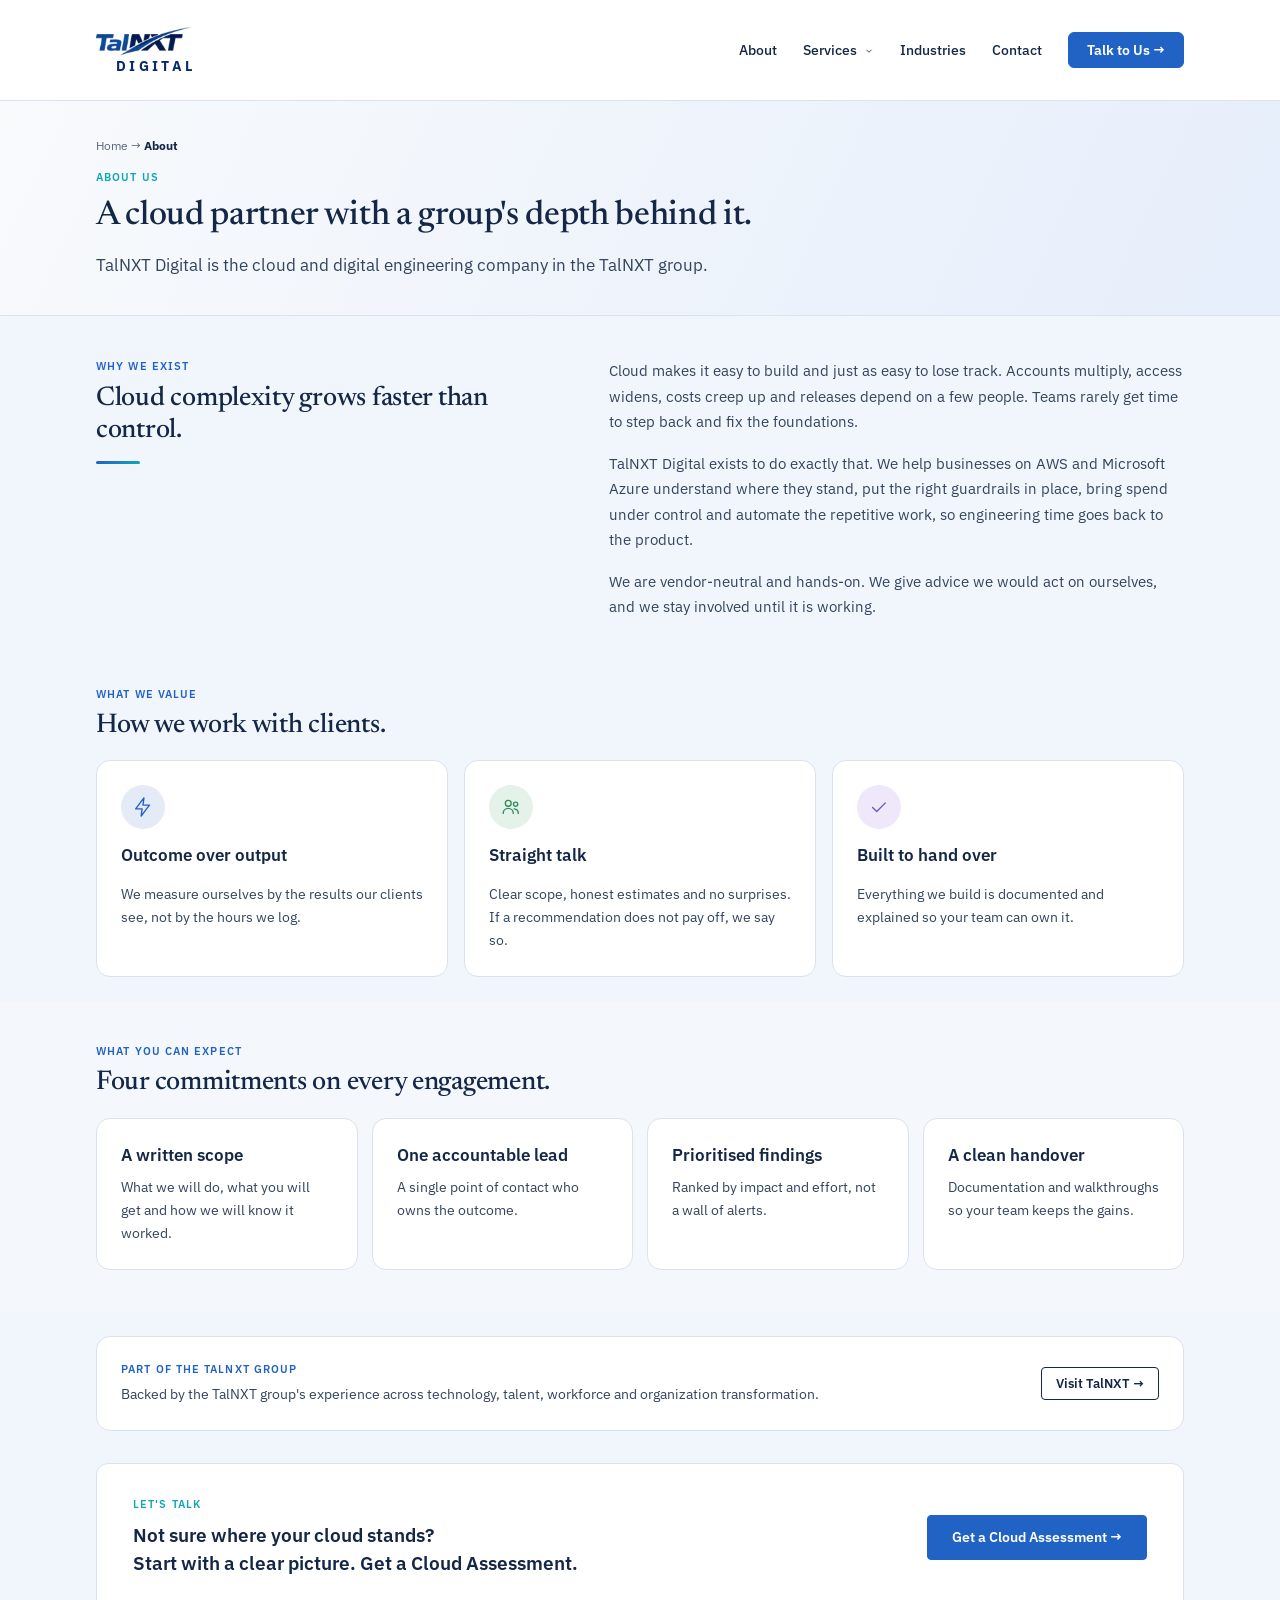
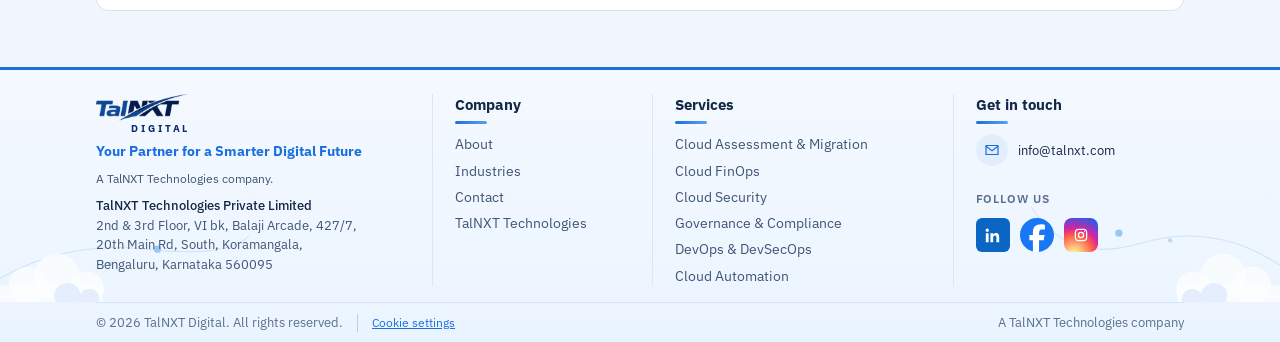
<file: about.html>
<!DOCTYPE html>
<html lang="en">
<head>
<meta charset="UTF-8" />
<meta name="viewport" content="width=device-width, initial-scale=1" />
<title>About | TalNXT Digital</title>
<meta name="description" content="TalNXT Digital is a vendor-neutral cloud partner helping growing businesses secure, govern and optimize their AWS and Azure environments." />
<link rel="canonical" href="https://talnxtdigital.com/about.html" />
<meta name="robots" content="index, follow" />
<meta property="og:type" content="website" />
<meta property="og:title" content="About | TalNXT Digital" />
<meta property="og:description" content="TalNXT Digital is a vendor-neutral cloud partner helping growing businesses secure, govern and optimize their AWS and Azure environments." />
<meta property="og:url" content="https://talnxtdigital.com/about.html" />
<meta property="og:site_name" content="TalNXT Digital" />
<meta name="twitter:card" content="summary" />
<meta name="theme-color" content="#1b5fc4" />
<link rel="icon" href="img/favicon.svg" type="image/svg+xml" />
<link rel="preconnect" href="https://fonts.googleapis.com" /><link rel="preconnect" href="https://fonts.gstatic.com" crossorigin />
<link href="https://fonts.googleapis.com/css2?family=Newsreader:ital,wght@0,400;0,500;0,600;1,500&family=IBM+Plex+Sans:wght@400;500;600;700&display=swap" rel="stylesheet" />
<link href="css/tokens.css?v=137" rel="stylesheet" />
<link href="css/base.css?v=137" rel="stylesheet" />
<link href="css/components.css?v=137" rel="stylesheet" />
<link href="css/site.css?v=137" rel="stylesheet" />
<script src="js/config.js"></script>
<script src="js/consent.js"></script>
<script src="js/main.js" defer></script>
</head>
<body>
<a class="skip-link" href="#main">Skip to content</a>
<header>
  <nav class="site-nav" aria-label="Main">
    <div class="container nav-inner">
      <a class="logo" href="index.html" aria-label="TalNXT Digital home"><img class="logo-img" src="img/talnxt-logo.png" alt="TalNXT" /><span class="logo-sub">Digital</span></a>
      <button class="nav-toggle" aria-label="Toggle navigation" aria-expanded="false"><span></span><span></span><span></span></button>
      <ul class="nav-links">
        <li><a href="index.html#about">About</a></li>
        <li class="has-dropdown">
          <a href="services.html">Services <span class="caret"><svg width="10" height="10" viewBox="0 0 24 24" fill="none" stroke="currentColor" stroke-width="2" aria-hidden="true"><path d="M6 9l6 6 6-6"/></svg></span></a>
          <div class="nav-dropdown">
            <div class="mega-intro sv-intro">
              <div class="eyebrow svc-eyebrow">What we do</div>
              <h3 class="sv-h">Six services.<br>One cloud partner.</h3>
              <p class="sv-lead">From first assessment to a cloud that stays secure and cost-controlled.</p>
              <a class="sv-btn" href="services.html">Explore all services →</a>
              <img class="sv-art" src="img/svc-panel-illustration.png" width="346" height="142" alt="" loading="lazy">
            </div>
            <ul class="mega-cards sv-grid"><li class="sv-card"><span class="svc-ic sv-ic ib-blue"><svg width="26" height="26" viewBox="0 0 24 24" fill="none" stroke="currentColor" stroke-width="1.5" stroke-linecap="round" stroke-linejoin="round" aria-hidden="true"><path d="M7 18a4 4 0 0 1-.6-7.96A5.5 5.5 0 0 1 17 8.5a4.75 4.75 0 0 1 0 9.5z"/><path d="M9.5 13l2 2 3.5-3.5"/></svg></span><div class="sv-body"><h3 class="sv-title">Cloud Assessment &amp; Migration</h3><p class="sv-desc">Assessment, architecture and migration matched to your goals.</p></div><div class="sv-foot"><a class="sv-more" href="services.html#assessment">Learn more →</a><a class="sv-go" href="services.html#assessment" aria-label="Learn more about Cloud Assessment &amp; Migration"><svg width="16" height="16" viewBox="0 0 24 24" fill="none" stroke="currentColor" stroke-width="2" stroke-linecap="round" stroke-linejoin="round" aria-hidden="true"><path d="M5 12h14M13 6l6 6-6 6"/></svg></a></div></li><li class="sv-card"><span class="svc-ic sv-ic ib-amber"><svg width="26" height="26" viewBox="0 0 24 24" fill="none" stroke="currentColor" stroke-width="1.5" stroke-linecap="round" stroke-linejoin="round" aria-hidden="true"><path d="M3 17l6-6 4 4 8-8"/><path d="M15 7h6v6"/></svg></span><div class="sv-body"><h3 class="sv-title">Cloud FinOps</h3><p class="sv-desc">Visibility, accountability and lower cloud bills.</p></div><div class="sv-foot"><a class="sv-more" href="services.html#finops">Learn more →</a><a class="sv-go" href="services.html#finops" aria-label="Learn more about Cloud FinOps"><svg width="16" height="16" viewBox="0 0 24 24" fill="none" stroke="currentColor" stroke-width="2" stroke-linecap="round" stroke-linejoin="round" aria-hidden="true"><path d="M5 12h14M13 6l6 6-6 6"/></svg></a></div></li><li class="sv-card"><span class="svc-ic sv-ic ib-violet"><svg width="26" height="26" viewBox="0 0 24 24" fill="none" stroke="currentColor" stroke-width="1.5" stroke-linecap="round" stroke-linejoin="round" aria-hidden="true"><path d="M12 3l7 3v5c0 4.5-3 8-7 10-4-2-7-5.5-7-10V6z"/><rect x="9.5" y="10.5" width="5" height="4" rx="1"/><path d="M10.5 10.5V9a1.5 1.5 0 0 1 3 0v1.5"/></svg></span><div class="sv-body"><h3 class="sv-title">Cloud Security</h3><p class="sv-desc">Secure configuration, access control and protection.</p></div><div class="sv-foot"><a class="sv-more" href="services.html#security">Learn more →</a><a class="sv-go" href="services.html#security" aria-label="Learn more about Cloud Security"><svg width="16" height="16" viewBox="0 0 24 24" fill="none" stroke="currentColor" stroke-width="2" stroke-linecap="round" stroke-linejoin="round" aria-hidden="true"><path d="M5 12h14M13 6l6 6-6 6"/></svg></a></div></li><li class="sv-card"><span class="svc-ic sv-ic ib-cyan"><svg width="26" height="26" viewBox="0 0 24 24" fill="none" stroke="currentColor" stroke-width="1.5" stroke-linecap="round" stroke-linejoin="round" aria-hidden="true"><path d="M5 4h14v16H5z"/><path d="M8.5 9l1.8 1.8L14 7.5M8.5 15h7"/></svg></span><div class="sv-body"><h3 class="sv-title">Governance &amp; Compliance</h3><p class="sv-desc">Guardrails, policy and audit-ready evidence.</p></div><div class="sv-foot"><a class="sv-more" href="services.html#governance">Learn more →</a><a class="sv-go" href="services.html#governance" aria-label="Learn more about Governance &amp; Compliance"><svg width="16" height="16" viewBox="0 0 24 24" fill="none" stroke="currentColor" stroke-width="2" stroke-linecap="round" stroke-linejoin="round" aria-hidden="true"><path d="M5 12h14M13 6l6 6-6 6"/></svg></a></div></li><li class="sv-card"><span class="svc-ic sv-ic ib-green"><svg width="26" height="26" viewBox="0 0 24 24" fill="none" stroke="currentColor" stroke-width="1.5" stroke-linecap="round" stroke-linejoin="round" aria-hidden="true"><path d="M17 8a5 5 0 0 0-9-1"/><path d="M7 16a5 5 0 0 0 9 1"/><path d="M8 3v4h4M16 21v-4h-4"/></svg></span><div class="sv-body"><h3 class="sv-title">DevOps &amp; DevSecOps</h3><p class="sv-desc">CI/CD, infrastructure as code and monitoring.</p></div><div class="sv-foot"><a class="sv-more" href="services.html#devops">Learn more →</a><a class="sv-go" href="services.html#devops" aria-label="Learn more about DevOps &amp; DevSecOps"><svg width="16" height="16" viewBox="0 0 24 24" fill="none" stroke="currentColor" stroke-width="2" stroke-linecap="round" stroke-linejoin="round" aria-hidden="true"><path d="M5 12h14M13 6l6 6-6 6"/></svg></a></div></li><li class="sv-card"><span class="svc-ic sv-ic ib-blue"><svg width="26" height="26" viewBox="0 0 24 24" fill="none" stroke="currentColor" stroke-width="1.5" stroke-linecap="round" stroke-linejoin="round" aria-hidden="true"><circle cx="12" cy="12" r="3"/><path d="M12 2v3M12 19v3M2 12h3M19 12h3M4.9 4.9l2.1 2.1M17 17l2.1 2.1M4.9 19.1L7 17M17 7l2.1-2.1"/></svg></span><div class="sv-body"><h3 class="sv-title">Cloud Automation</h3><p class="sv-desc">Remove repetitive manual cloud work.</p></div><div class="sv-foot"><a class="sv-more" href="services.html#automation">Learn more →</a><a class="sv-go" href="services.html#automation" aria-label="Learn more about Cloud Automation"><svg width="16" height="16" viewBox="0 0 24 24" fill="none" stroke="currentColor" stroke-width="2" stroke-linecap="round" stroke-linejoin="round" aria-hidden="true"><path d="M5 12h14M13 6l6 6-6 6"/></svg></a></div></li></ul>
          </div>
        </li>
        <li><a href="industries.html">Industries</a></li>
        <li><a href="contact.html">Contact</a></li>
        <li><a class="btn accent" href="contact.html">Talk to Us →</a></li>
      </ul>
    </div>
  </nav>
</header>
<main id="main">

<section class="page-hero"><div class="container">
  <div class="breadcrumb"><a href="index.html">Home</a> → <strong>About</strong></div>
  <div class="eyebrow spark" style="margin-bottom:10px;">About us</div>
  <h1>A cloud partner with a group's depth behind it.</h1>
  <p class="lead measure" style="margin-top:14px;">TalNXT Digital is the cloud and digital engineering company in the TalNXT group.</p>
</div></section>

<section class="sec"><div class="container"><div class="row-flex top">
  <div style="flex:1 1 320px; min-width:0;"><div class="eyebrow">Why we exist</div><h2 style="margin:8px 0 12px;">Cloud complexity grows faster than control.</h2><div class="accent-line"></div></div>
  <div style="flex:1.4 1 360px; min-width:0;" class="stack"><p class="copy">Cloud makes it easy to build and just as easy to lose track. Accounts multiply, access widens, costs creep up and releases depend on a few people. Teams rarely get time to step back and fix the foundations.</p><p class="copy">TalNXT Digital exists to do exactly that. We help businesses on AWS and Microsoft Azure understand where they stand, put the right guardrails in place, bring spend under control and automate the repetitive work, so engineering time goes back to the product.</p><p class="copy">We are vendor-neutral and hands-on. We give advice we would act on ourselves, and we stay involved until it is working.</p></div>
</div></div></section>
<section class="sec tight"><div class="container"><div class="eyebrow">What we value</div><h2 style="margin:8px 0 18px;">How we work with clients.</h2><div class="grid-3"><div class="card flow"><div class="icon-badge build"><svg width="22" height="22" viewBox="0 0 24 24" fill="none" stroke="currentColor" stroke-width="1.5" stroke-linecap="round" stroke-linejoin="round" aria-hidden="true"><path d="M13 2L4 14h7l-1 8 9-12h-7z"/></svg></div><div class="card-title">Outcome over output</div><p class="copy sm">We measure ourselves by the results our clients see, not by the hours we log.</p></div><div class="card flow"><div class="icon-badge scale"><svg width="22" height="22" viewBox="0 0 24 24" fill="none" stroke="currentColor" stroke-width="1.5" stroke-linecap="round" stroke-linejoin="round" aria-hidden="true"><circle cx="9" cy="8" r="3.2"/><path d="M3.5 19c0-3.3 2.5-5.5 5.5-5.5s5.5 2.2 5.5 5.5"/><circle cx="17" cy="9" r="2.3"/><path d="M15.5 14c2.6.3 4.5 2.2 4.5 5"/></svg></div><div class="card-title">Straight talk</div><p class="copy sm">Clear scope, honest estimates and no surprises. If a recommendation does not pay off, we say so.</p></div><div class="card flow"><div class="icon-badge transform"><svg width="22" height="22" viewBox="0 0 24 24" fill="none" stroke="currentColor" stroke-width="1.5" stroke-linecap="round" stroke-linejoin="round" aria-hidden="true"><path d="M5 12.5l4.5 4.5L19 7.5"/></svg></div><div class="card-title">Built to hand over</div><p class="copy sm">Everything we build is documented and explained so your team can own it.</p></div></div></div></section>
<section class="sec band-tint"><div class="container"><div class="eyebrow">What you can expect</div><h2 style="margin:8px 0 18px;">Four commitments on every engagement.</h2><div class="grid-4">
 <div class="card"><div class="card-title">A written scope</div><p class="copy sm" style="margin-top:8px;">What we will do, what you will get and how we will know it worked.</p></div>
 <div class="card"><div class="card-title">One accountable lead</div><p class="copy sm" style="margin-top:8px;">A single point of contact who owns the outcome.</p></div>
 <div class="card"><div class="card-title">Prioritised findings</div><p class="copy sm" style="margin-top:8px;">Ranked by impact and effort, not a wall of alerts.</p></div>
 <div class="card"><div class="card-title">A clean handover</div><p class="copy sm" style="margin-top:8px;">Documentation and walkthroughs so your team keeps the gains.</p></div>
</div></div></section>
<section class="sec tight"><div class="container"><div class="card group-strip"><div><div class="eyebrow" style="margin-bottom:6px;">Part of the TalNXT group</div><p class="copy sm">Backed by the TalNXT group's experience across technology, talent, workforce and organization transformation.</p></div><a class="btn sm" href="https://www.talnxt.com/" target="_blank" rel="noopener">Visit TalNXT →</a></div></div></section>

<div class="container" style="padding-top:8px; padding-bottom:56px;">
  <div class="cta-card">
    <div><div class="eyebrow spark" style="margin-bottom:8px;">Let's talk</div><div class="cta-title">Not sure where your cloud stands?<br>Start with a clear picture. Get a Cloud Assessment.</div></div>
    <a class="btn accent" href="contact.html">Get a Cloud Assessment →</a>
  </div>
</div>
</main>
<footer class="site-footer">
  <div class="container">
    <div class="footer-grid">
      <div>
        <a class="logo" href="index.html" aria-label="TalNXT Digital home"><img class="logo-img" src="img/talnxt-logo.png" alt="TalNXT" /><span class="logo-sub">Digital</span></a>
        <p class="footer-tag">Your Partner for a Smarter Digital Future</p>
        <p class="muted" style="font-size:12.5px; margin-top:8px;">A TalNXT Technologies company.</p>
        <address class="footer-address">TalNXT Technologies Private Limited<br>2nd &amp; 3rd Floor, VI bk, Balaji Arcade, 427/7,<br>20th Main Rd, South, Koramangala,<br>Bengaluru, Karnataka 560095</address>
      </div>
      <div><div class="footer-col-title">Company</div><ul class="footer-links"><li><a href="index.html#about">About</a></li><li><a href="industries.html">Industries</a></li><li><a href="contact.html">Contact</a></li><li><a href="https://www.talnxt.com/" target="_blank" rel="noopener">TalNXT Technologies</a></li></ul></div>
      <div><div class="footer-col-title">Services</div><ul class="footer-links"><li><a href="services.html#assessment">Cloud Assessment &amp; Migration</a></li><li><a href="services.html#finops">Cloud FinOps</a></li><li><a href="services.html#security">Cloud Security</a></li><li><a href="services.html#governance">Governance &amp; Compliance</a></li><li><a href="services.html#devops">DevOps &amp; DevSecOps</a></li><li><a href="services.html#automation">Cloud Automation</a></li></ul></div>
      <div><div class="footer-col-title">Get in touch</div><ul class="footer-links"><li><a class="ft-mail" data-cfg="email" href="#"><span class="ft-mail-ic" aria-hidden="true"><svg width="18" height="18" viewBox="0 0 24 24" fill="none" stroke="currentColor" stroke-width="1.6" stroke-linecap="round" stroke-linejoin="round"><path d="M4 6h16v12H4z"/><path d="M4 7l8 6 8-6"/></svg></span><span data-cfg-text data-cfg="email"></span></a></li><li><a data-cfg="phone" data-cfg-text href="#"></a></li></ul><div class="ft-follow">Follow us</div><div class="ft-social" aria-label="Follow TalNXT Digital"><a class="ft-linkedin" href="https://www.linkedin.com/" target="_blank" rel="noopener" aria-label="LinkedIn" title="LinkedIn"><svg width="18" height="18" viewBox="0 0 24 24" fill="none" stroke="currentColor" stroke-width="1.7" stroke-linecap="round" stroke-linejoin="round" aria-hidden="true"><path fill="currentColor" stroke="none" d="M20.447 20.452h-3.554v-5.569c0-1.328-.027-3.037-1.852-3.037-1.853 0-2.136 1.445-2.136 2.939v5.667H9.351V9h3.414v1.561h.046c.477-.9 1.637-1.85 3.37-1.85 3.601 0 4.267 2.37 4.267 5.455v6.286zM5.337 7.433c-1.144 0-2.063-.926-2.063-2.065 0-1.138.92-2.063 2.063-2.063 1.14 0 2.064.925 2.064 2.063 0 1.139-.925 2.065-2.064 2.065zm1.782 13.019H3.555V9h3.564v11.452z"/></svg></a><a class="ft-facebook" href="https://www.facebook.com/" target="_blank" rel="noopener" aria-label="Facebook" title="Facebook"><svg width="18" height="18" viewBox="0 0 24 24" fill="none" stroke="currentColor" stroke-width="1.7" stroke-linecap="round" stroke-linejoin="round" aria-hidden="true"><path fill="#1877f2" stroke="none" d="M9.101 23.691v-7.98H6.627v-3.667h2.474v-1.58c0-4.085 1.848-5.978 5.858-5.978.401 0 .955.042 1.468.103a8.68 8.68 0 0 1 1.141.195v3.325a8.623 8.623 0 0 0-.653-.036 26.805 26.805 0 0 0-.733-.009c-.707 0-1.259.096-1.675.309a1.686 1.686 0 0 0-.679.622c-.258.42-.374.995-.374 1.752v1.297h3.919l-.386 2.103-.287 1.564h-3.246v8.245C19.396 23.238 24 18.179 24 12.044c0-6.627-5.373-12-12-12s-12 5.373-12 12c0 5.628 3.874 10.35 9.101 11.647Z"/></svg></a><a class="ft-instagram" href="https://www.instagram.com/" target="_blank" rel="noopener" aria-label="Instagram" title="Instagram"><svg width="18" height="18" viewBox="0 0 24 24" fill="none" stroke="currentColor" stroke-width="1.7" stroke-linecap="round" stroke-linejoin="round" aria-hidden="true"><rect x="4.5" y="4.5" width="15" height="15" rx="4.2"/><circle cx="12" cy="12" r="3.4"/><path d="M16.6 7.5v.1"/></svg></a></div></div>
    </div>
    <div class="footer-bottom"><div>&copy; <span data-year></span> TalNXT Digital. All rights reserved.<button type="button" class="cookie-link" data-cookie-settings>Cookie settings</button></div><div>A TalNXT Technologies company</div></div>
  </div>
</footer>
</body>
</html>
</file>
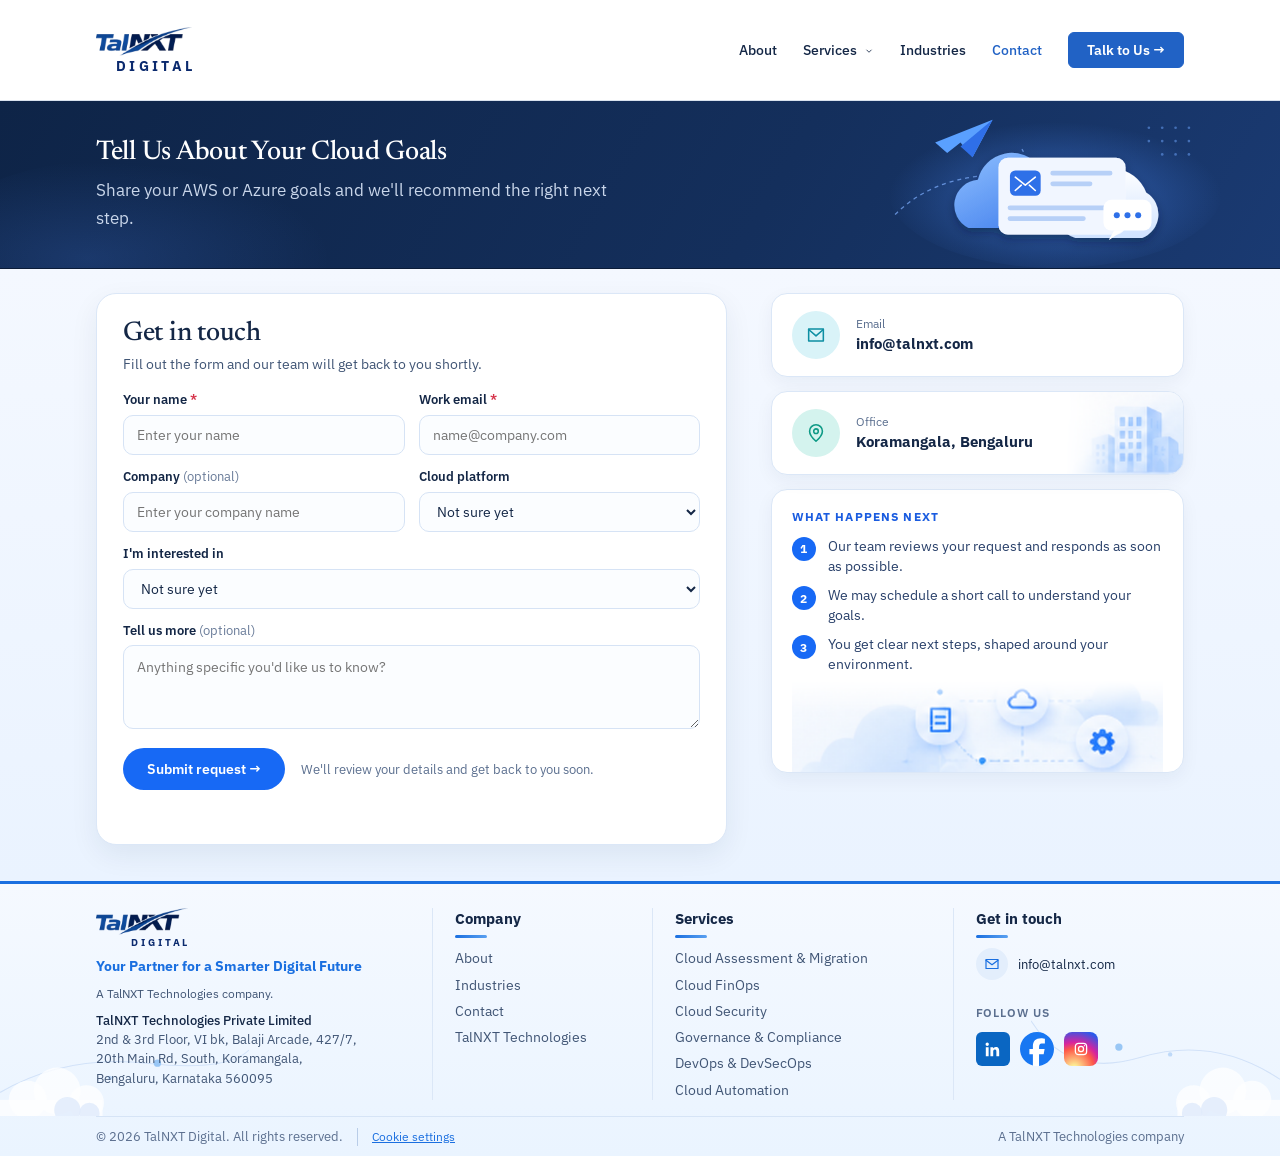
<file: contact.html>
<!DOCTYPE html>
<html lang="en">
<head>
<meta charset="UTF-8" />
<meta name="viewport" content="width=device-width, initial-scale=1" />
<title>Contact | TalNXT Digital</title>
<meta name="description" content="Talk to TalNXT Digital about cloud consulting, security, FinOps, DevOps and automation on AWS and Azure." />
<link rel="canonical" href="https://talnxtdigital.com/contact.html" />
<meta name="robots" content="index, follow" />
<meta property="og:type" content="website" />
<meta property="og:title" content="Contact | TalNXT Digital" />
<meta property="og:description" content="Talk to TalNXT Digital about cloud consulting, security, FinOps, DevOps and automation on AWS and Azure." />
<meta property="og:url" content="https://talnxtdigital.com/contact.html" />
<meta property="og:site_name" content="TalNXT Digital" />
<meta name="twitter:card" content="summary" />
<meta name="theme-color" content="#1b5fc4" />
<link rel="icon" href="img/favicon.svg" type="image/svg+xml" />
<link rel="preconnect" href="https://fonts.googleapis.com" /><link rel="preconnect" href="https://fonts.gstatic.com" crossorigin />
<link href="https://fonts.googleapis.com/css2?family=Newsreader:ital,wght@0,400;0,500;0,600;1,500&family=IBM+Plex+Sans:wght@400;500;600;700&display=swap" rel="stylesheet" />
<link href="css/tokens.css?v=137" rel="stylesheet" />
<link href="css/base.css?v=137" rel="stylesheet" />
<link href="css/components.css?v=137" rel="stylesheet" />
<link href="css/site.css?v=137" rel="stylesheet" />
<script src="js/config.js"></script>
<script src="js/consent.js"></script>
<script src="js/main.js" defer></script>
</head>
<body>
<a class="skip-link" href="#main">Skip to content</a>
<header>
  <nav class="site-nav" aria-label="Main">
    <div class="container nav-inner">
      <a class="logo" href="index.html" aria-label="TalNXT Digital home"><img class="logo-img" src="img/talnxt-logo.png" alt="TalNXT" /><span class="logo-sub">Digital</span></a>
      <button class="nav-toggle" aria-label="Toggle navigation" aria-expanded="false"><span></span><span></span><span></span></button>
      <ul class="nav-links">
        <li><a href="index.html#about">About</a></li>
        <li class="has-dropdown">
          <a href="services.html">Services <span class="caret"><svg width="10" height="10" viewBox="0 0 24 24" fill="none" stroke="currentColor" stroke-width="2" aria-hidden="true"><path d="M6 9l6 6 6-6"/></svg></span></a>
          <div class="nav-dropdown">
            <div class="mega-intro sv-intro">
              <div class="eyebrow svc-eyebrow">What we do</div>
              <h3 class="sv-h">Six services.<br>One cloud partner.</h3>
              <p class="sv-lead">From first assessment to a cloud that stays secure and cost-controlled.</p>
              <a class="sv-btn" href="services.html">Explore all services →</a>
              <img class="sv-art" src="img/svc-panel-illustration.png" width="346" height="142" alt="" loading="lazy">
            </div>
            <ul class="mega-cards sv-grid"><li class="sv-card"><span class="svc-ic sv-ic ib-blue"><svg width="26" height="26" viewBox="0 0 24 24" fill="none" stroke="currentColor" stroke-width="1.5" stroke-linecap="round" stroke-linejoin="round" aria-hidden="true"><path d="M7 18a4 4 0 0 1-.6-7.96A5.5 5.5 0 0 1 17 8.5a4.75 4.75 0 0 1 0 9.5z"/><path d="M9.5 13l2 2 3.5-3.5"/></svg></span><div class="sv-body"><h3 class="sv-title">Cloud Assessment &amp; Migration</h3><p class="sv-desc">Assessment, architecture and migration matched to your goals.</p></div><div class="sv-foot"><a class="sv-more" href="services.html#assessment">Learn more →</a><a class="sv-go" href="services.html#assessment" aria-label="Learn more about Cloud Assessment &amp; Migration"><svg width="16" height="16" viewBox="0 0 24 24" fill="none" stroke="currentColor" stroke-width="2" stroke-linecap="round" stroke-linejoin="round" aria-hidden="true"><path d="M5 12h14M13 6l6 6-6 6"/></svg></a></div></li><li class="sv-card"><span class="svc-ic sv-ic ib-amber"><svg width="26" height="26" viewBox="0 0 24 24" fill="none" stroke="currentColor" stroke-width="1.5" stroke-linecap="round" stroke-linejoin="round" aria-hidden="true"><path d="M3 17l6-6 4 4 8-8"/><path d="M15 7h6v6"/></svg></span><div class="sv-body"><h3 class="sv-title">Cloud FinOps</h3><p class="sv-desc">Visibility, accountability and lower cloud bills.</p></div><div class="sv-foot"><a class="sv-more" href="services.html#finops">Learn more →</a><a class="sv-go" href="services.html#finops" aria-label="Learn more about Cloud FinOps"><svg width="16" height="16" viewBox="0 0 24 24" fill="none" stroke="currentColor" stroke-width="2" stroke-linecap="round" stroke-linejoin="round" aria-hidden="true"><path d="M5 12h14M13 6l6 6-6 6"/></svg></a></div></li><li class="sv-card"><span class="svc-ic sv-ic ib-violet"><svg width="26" height="26" viewBox="0 0 24 24" fill="none" stroke="currentColor" stroke-width="1.5" stroke-linecap="round" stroke-linejoin="round" aria-hidden="true"><path d="M12 3l7 3v5c0 4.5-3 8-7 10-4-2-7-5.5-7-10V6z"/><rect x="9.5" y="10.5" width="5" height="4" rx="1"/><path d="M10.5 10.5V9a1.5 1.5 0 0 1 3 0v1.5"/></svg></span><div class="sv-body"><h3 class="sv-title">Cloud Security</h3><p class="sv-desc">Secure configuration, access control and protection.</p></div><div class="sv-foot"><a class="sv-more" href="services.html#security">Learn more →</a><a class="sv-go" href="services.html#security" aria-label="Learn more about Cloud Security"><svg width="16" height="16" viewBox="0 0 24 24" fill="none" stroke="currentColor" stroke-width="2" stroke-linecap="round" stroke-linejoin="round" aria-hidden="true"><path d="M5 12h14M13 6l6 6-6 6"/></svg></a></div></li><li class="sv-card"><span class="svc-ic sv-ic ib-cyan"><svg width="26" height="26" viewBox="0 0 24 24" fill="none" stroke="currentColor" stroke-width="1.5" stroke-linecap="round" stroke-linejoin="round" aria-hidden="true"><path d="M5 4h14v16H5z"/><path d="M8.5 9l1.8 1.8L14 7.5M8.5 15h7"/></svg></span><div class="sv-body"><h3 class="sv-title">Governance &amp; Compliance</h3><p class="sv-desc">Guardrails, policy and audit-ready evidence.</p></div><div class="sv-foot"><a class="sv-more" href="services.html#governance">Learn more →</a><a class="sv-go" href="services.html#governance" aria-label="Learn more about Governance &amp; Compliance"><svg width="16" height="16" viewBox="0 0 24 24" fill="none" stroke="currentColor" stroke-width="2" stroke-linecap="round" stroke-linejoin="round" aria-hidden="true"><path d="M5 12h14M13 6l6 6-6 6"/></svg></a></div></li><li class="sv-card"><span class="svc-ic sv-ic ib-green"><svg width="26" height="26" viewBox="0 0 24 24" fill="none" stroke="currentColor" stroke-width="1.5" stroke-linecap="round" stroke-linejoin="round" aria-hidden="true"><path d="M17 8a5 5 0 0 0-9-1"/><path d="M7 16a5 5 0 0 0 9 1"/><path d="M8 3v4h4M16 21v-4h-4"/></svg></span><div class="sv-body"><h3 class="sv-title">DevOps &amp; DevSecOps</h3><p class="sv-desc">CI/CD, infrastructure as code and monitoring.</p></div><div class="sv-foot"><a class="sv-more" href="services.html#devops">Learn more →</a><a class="sv-go" href="services.html#devops" aria-label="Learn more about DevOps &amp; DevSecOps"><svg width="16" height="16" viewBox="0 0 24 24" fill="none" stroke="currentColor" stroke-width="2" stroke-linecap="round" stroke-linejoin="round" aria-hidden="true"><path d="M5 12h14M13 6l6 6-6 6"/></svg></a></div></li><li class="sv-card"><span class="svc-ic sv-ic ib-blue"><svg width="26" height="26" viewBox="0 0 24 24" fill="none" stroke="currentColor" stroke-width="1.5" stroke-linecap="round" stroke-linejoin="round" aria-hidden="true"><circle cx="12" cy="12" r="3"/><path d="M12 2v3M12 19v3M2 12h3M19 12h3M4.9 4.9l2.1 2.1M17 17l2.1 2.1M4.9 19.1L7 17M17 7l2.1-2.1"/></svg></span><div class="sv-body"><h3 class="sv-title">Cloud Automation</h3><p class="sv-desc">Remove repetitive manual cloud work.</p></div><div class="sv-foot"><a class="sv-more" href="services.html#automation">Learn more →</a><a class="sv-go" href="services.html#automation" aria-label="Learn more about Cloud Automation"><svg width="16" height="16" viewBox="0 0 24 24" fill="none" stroke="currentColor" stroke-width="2" stroke-linecap="round" stroke-linejoin="round" aria-hidden="true"><path d="M5 12h14M13 6l6 6-6 6"/></svg></a></div></li></ul>
          </div>
        </li>
        <li><a href="industries.html">Industries</a></li>
        <li><a href="contact.html">Contact</a></li>
        <li><a class="btn accent" href="contact.html">Talk to Us →</a></li>
      </ul>
    </div>
  </nav>
</header>
<main id="main">

<section class="page-hero ct-hero">
  <img class="ct-hero-art" src="img/ct-hero.svg" width="560" height="250" alt="">
  <div class="container ct-hero-wrap">
    <h1 class="ct-h">Tell Us About Your Cloud Goals</h1>
    <p class="ct-lead">Share your AWS or Azure goals and we'll recommend the right next step.</p>
  </div>
</section>

<section class="ct-sec"><div class="container"><div class="ct-layout">
  <div class="ct-form-card">
    <h2 class="ct-card-h">Get in touch</h2>
    <p class="ct-card-p">Fill out the form and our team will get back to you shortly.</p>
    <form data-contact-form novalidate>
      <div class="form-row">
        <div class="field"><label for="name">Your name <span class="req" aria-hidden="true">*</span></label><input class="input" id="name" name="name" autocomplete="name" placeholder="Enter your name" required><div class="field-error">Please enter your name.</div></div>
        <div class="field"><label for="email">Work email <span class="req" aria-hidden="true">*</span></label><input class="input" id="email" name="email" type="email" autocomplete="email" placeholder="name@company.com" required><div class="field-error">Please enter a valid email address.</div></div>
      </div>
      <div class="form-row">
        <div class="field"><label for="company">Company <span class="hint">(optional)</span></label><input class="input" id="company" name="company" autocomplete="organization" placeholder="Enter your company name"></div>
        <div class="field"><label for="platform">Cloud platform</label><select class="select" id="platform" name="platform"><option value="">Not sure yet</option><option>AWS</option><option>Microsoft Azure</option><option>Both</option><option>Other</option></select></div>
      </div>
      <div class="field"><label for="interest">I'm interested in</label><select class="select" id="interest" name="interest"><option value="">Not sure yet</option><option>Cloud Assessment &amp; Migration</option><option>Cloud FinOps</option><option>Cloud Security</option><option>Governance &amp; Compliance</option><option>DevOps &amp; DevSecOps</option><option>Cloud Automation</option><option>Zero-Cost Cloud Assessment</option><option>Other</option></select></div>
      <div class="field"><label for="message">Tell us more <span class="hint">(optional)</span></label><textarea class="textarea" id="message" name="message" placeholder="Anything specific you'd like us to know?"></textarea></div>
      <div class="ct-submit"><button class="ct-btn" type="submit">Submit request →</button><span class="ct-note">We'll review your details and get back to you soon.</span></div>
      <div class="form-status" role="status" aria-live="polite"></div>
    </form>
  </div>
  <aside class="ct-side">
    <div class="ct-info"><span class="ct-ic ct-cyan"><svg width="22" height="22" viewBox="0 0 24 24" fill="none" stroke="currentColor" stroke-width="1.7" stroke-linecap="round" stroke-linejoin="round" aria-hidden="true"><path d="M4 5.5h16v13H4z"/><path d="M4 6l8 7 8-7"/></svg></span><div><div class="ct-k">Email</div><a class="ct-v" data-cfg="email" data-cfg-text href="#"></a></div></div>
    <div class="ct-info" data-cfg="phone"><span class="ct-ic ct-cyan"><svg width="22" height="22" viewBox="0 0 24 24" fill="none" stroke="currentColor" stroke-width="1.7" stroke-linecap="round" stroke-linejoin="round" aria-hidden="true"><path d="M5 4h4l2 5-2.5 1.5a11 11 0 0 0 5 5L15 13l5 2v4a1 1 0 0 1-1 1A16 16 0 0 1 4 5a1 1 0 0 1 1-1z"/></svg></span><div><div class="ct-k">Phone</div><a class="ct-v" data-cfg="phone" data-cfg-text href="#"></a></div></div>
    <div class="ct-info ct-office"><span class="ct-ic ct-teal"><svg width="22" height="22" viewBox="0 0 24 24" fill="none" stroke="currentColor" stroke-width="1.7" stroke-linecap="round" stroke-linejoin="round" aria-hidden="true"><path d="M12 21s-7-6.2-7-11a7 7 0 0 1 14 0c0 4.8-7 11-7 11z"/><circle cx="12" cy="10" r="2.5"/></svg></span><div><div class="ct-k">Office</div><div class="ct-v">Koramangala, Bengaluru</div></div><img class="ct-office-art" src="img/ct-office.png" alt="" loading="lazy"></div>
    <div class="ct-next"><div class="ct-next-h">What happens next</div>
      <ol><li><span class="ct-n">1</span><span>Our team reviews your request and responds as soon as possible.</span></li><li><span class="ct-n">2</span><span>We may schedule a short call to understand your goals.</span></li><li><span class="ct-n">3</span><span>You get clear next steps, shaped around your environment.</span></li></ol>
      <img class="ct-flow" src="img/ct-flow.png" alt="" loading="lazy">
    </div>
  </aside>
</div></div></section>
</main>
<footer class="site-footer">
  <div class="container">
    <div class="footer-grid">
      <div>
        <a class="logo" href="index.html" aria-label="TalNXT Digital home"><img class="logo-img" src="img/talnxt-logo.png" alt="TalNXT" /><span class="logo-sub">Digital</span></a>
        <p class="footer-tag">Your Partner for a Smarter Digital Future</p>
        <p class="muted" style="font-size:12.5px; margin-top:8px;">A TalNXT Technologies company.</p>
        <address class="footer-address">TalNXT Technologies Private Limited<br>2nd &amp; 3rd Floor, VI bk, Balaji Arcade, 427/7,<br>20th Main Rd, South, Koramangala,<br>Bengaluru, Karnataka 560095</address>
      </div>
      <div><div class="footer-col-title">Company</div><ul class="footer-links"><li><a href="index.html#about">About</a></li><li><a href="industries.html">Industries</a></li><li><a href="contact.html">Contact</a></li><li><a href="https://www.talnxt.com/" target="_blank" rel="noopener">TalNXT Technologies</a></li></ul></div>
      <div><div class="footer-col-title">Services</div><ul class="footer-links"><li><a href="services.html#assessment">Cloud Assessment &amp; Migration</a></li><li><a href="services.html#finops">Cloud FinOps</a></li><li><a href="services.html#security">Cloud Security</a></li><li><a href="services.html#governance">Governance &amp; Compliance</a></li><li><a href="services.html#devops">DevOps &amp; DevSecOps</a></li><li><a href="services.html#automation">Cloud Automation</a></li></ul></div>
      <div><div class="footer-col-title">Get in touch</div><ul class="footer-links"><li><a class="ft-mail" data-cfg="email" href="#"><span class="ft-mail-ic" aria-hidden="true"><svg width="18" height="18" viewBox="0 0 24 24" fill="none" stroke="currentColor" stroke-width="1.6" stroke-linecap="round" stroke-linejoin="round"><path d="M4 6h16v12H4z"/><path d="M4 7l8 6 8-6"/></svg></span><span data-cfg-text data-cfg="email"></span></a></li><li><a data-cfg="phone" data-cfg-text href="#"></a></li></ul><div class="ft-follow">Follow us</div><div class="ft-social" aria-label="Follow TalNXT Digital"><a class="ft-linkedin" href="https://www.linkedin.com/" target="_blank" rel="noopener" aria-label="LinkedIn" title="LinkedIn"><svg width="18" height="18" viewBox="0 0 24 24" fill="none" stroke="currentColor" stroke-width="1.7" stroke-linecap="round" stroke-linejoin="round" aria-hidden="true"><path fill="currentColor" stroke="none" d="M20.447 20.452h-3.554v-5.569c0-1.328-.027-3.037-1.852-3.037-1.853 0-2.136 1.445-2.136 2.939v5.667H9.351V9h3.414v1.561h.046c.477-.9 1.637-1.85 3.37-1.85 3.601 0 4.267 2.37 4.267 5.455v6.286zM5.337 7.433c-1.144 0-2.063-.926-2.063-2.065 0-1.138.92-2.063 2.063-2.063 1.14 0 2.064.925 2.064 2.063 0 1.139-.925 2.065-2.064 2.065zm1.782 13.019H3.555V9h3.564v11.452z"/></svg></a><a class="ft-facebook" href="https://www.facebook.com/" target="_blank" rel="noopener" aria-label="Facebook" title="Facebook"><svg width="18" height="18" viewBox="0 0 24 24" fill="none" stroke="currentColor" stroke-width="1.7" stroke-linecap="round" stroke-linejoin="round" aria-hidden="true"><path fill="#1877f2" stroke="none" d="M9.101 23.691v-7.98H6.627v-3.667h2.474v-1.58c0-4.085 1.848-5.978 5.858-5.978.401 0 .955.042 1.468.103a8.68 8.68 0 0 1 1.141.195v3.325a8.623 8.623 0 0 0-.653-.036 26.805 26.805 0 0 0-.733-.009c-.707 0-1.259.096-1.675.309a1.686 1.686 0 0 0-.679.622c-.258.42-.374.995-.374 1.752v1.297h3.919l-.386 2.103-.287 1.564h-3.246v8.245C19.396 23.238 24 18.179 24 12.044c0-6.627-5.373-12-12-12s-12 5.373-12 12c0 5.628 3.874 10.35 9.101 11.647Z"/></svg></a><a class="ft-instagram" href="https://www.instagram.com/" target="_blank" rel="noopener" aria-label="Instagram" title="Instagram"><svg width="18" height="18" viewBox="0 0 24 24" fill="none" stroke="currentColor" stroke-width="1.7" stroke-linecap="round" stroke-linejoin="round" aria-hidden="true"><rect x="4.5" y="4.5" width="15" height="15" rx="4.2"/><circle cx="12" cy="12" r="3.4"/><path d="M16.6 7.5v.1"/></svg></a></div></div>
    </div>
    <div class="footer-bottom"><div>&copy; <span data-year></span> TalNXT Digital. All rights reserved.<button type="button" class="cookie-link" data-cookie-settings>Cookie settings</button></div><div>A TalNXT Technologies company</div></div>
  </div>
</footer>
</body>
</html>
</file>
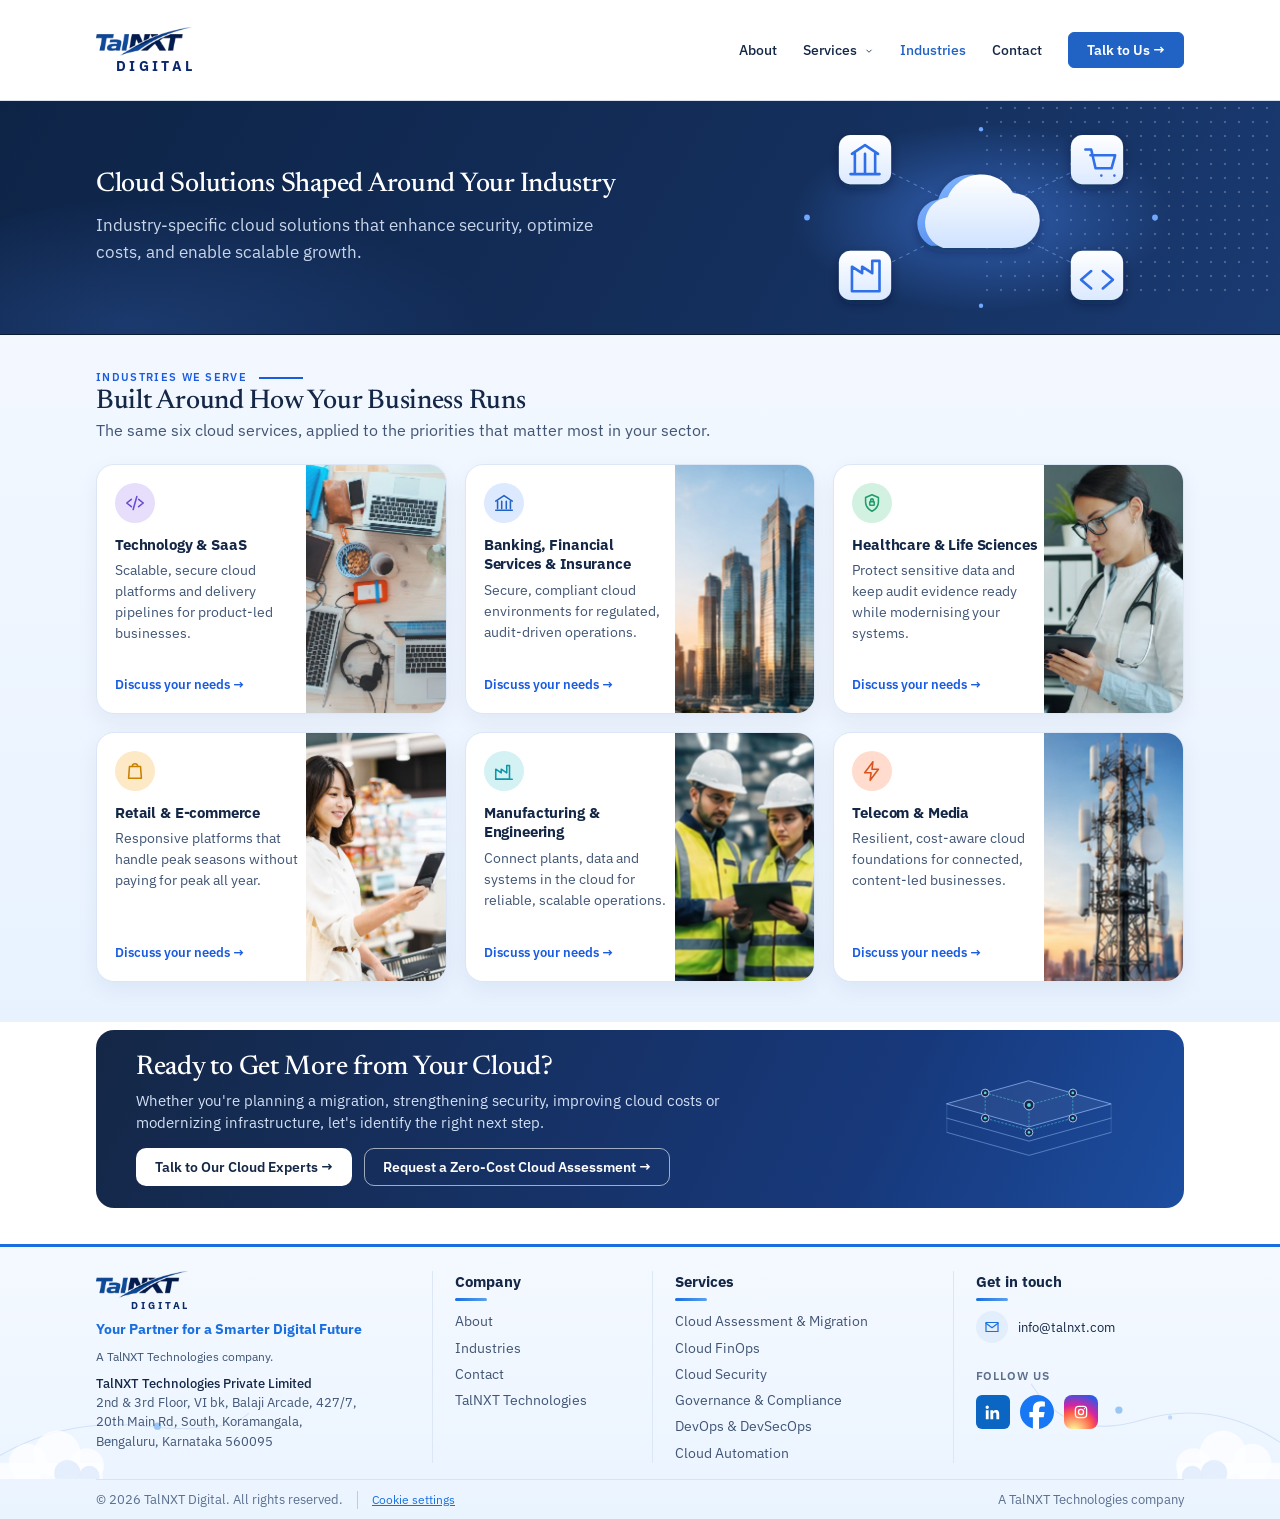
<file: industries.html>
<!DOCTYPE html>
<html lang="en">
<head>
<meta charset="UTF-8" />
<meta name="viewport" content="width=device-width, initial-scale=1" />
<title>Industries | TalNXT Digital Cloud Consulting for Your Sector</title>
<meta name="description" content="Cloud security, governance, FinOps, DevOps and automation on AWS and Azure for financial services, retail, SaaS, manufacturing, healthcare and logistics." />
<link rel="canonical" href="https://talnxtdigital.com/industries.html" />
<meta name="robots" content="index, follow" />
<meta property="og:type" content="website" />
<meta property="og:title" content="Industries | TalNXT Digital Cloud Consulting for Your Sector" />
<meta property="og:description" content="Cloud security, governance, FinOps, DevOps and automation on AWS and Azure for financial services, retail, SaaS, manufacturing, healthcare and logistics." />
<meta property="og:url" content="https://talnxtdigital.com/industries.html" />
<meta property="og:site_name" content="TalNXT Digital" />
<meta name="twitter:card" content="summary" />
<meta name="theme-color" content="#1b5fc4" />
<link rel="icon" href="img/favicon.svg" type="image/svg+xml" />
<link rel="preconnect" href="https://fonts.googleapis.com" /><link rel="preconnect" href="https://fonts.gstatic.com" crossorigin />
<link href="https://fonts.googleapis.com/css2?family=Newsreader:ital,wght@0,400;0,500;0,600;1,500&family=IBM+Plex+Sans:wght@400;500;600;700&display=swap" rel="stylesheet" />
<link href="css/tokens.css?v=137" rel="stylesheet" />
<link href="css/base.css?v=137" rel="stylesheet" />
<link href="css/components.css?v=137" rel="stylesheet" />
<link href="css/site.css?v=137" rel="stylesheet" />
<script src="js/config.js"></script>
<script src="js/consent.js"></script>
<script src="js/main.js" defer></script>
</head>
<body>
<a class="skip-link" href="#main">Skip to content</a>
<header>
  <nav class="site-nav" aria-label="Main">
    <div class="container nav-inner">
      <a class="logo" href="index.html" aria-label="TalNXT Digital home"><img class="logo-img" src="img/talnxt-logo.png" alt="TalNXT" /><span class="logo-sub">Digital</span></a>
      <button class="nav-toggle" aria-label="Toggle navigation" aria-expanded="false"><span></span><span></span><span></span></button>
      <ul class="nav-links">
        <li><a href="index.html#about">About</a></li>
        <li class="has-dropdown">
          <a href="services.html">Services <span class="caret"><svg width="10" height="10" viewBox="0 0 24 24" fill="none" stroke="currentColor" stroke-width="2" aria-hidden="true"><path d="M6 9l6 6 6-6"/></svg></span></a>
          <div class="nav-dropdown">
            <div class="mega-intro sv-intro">
              <div class="eyebrow svc-eyebrow">What we do</div>
              <h3 class="sv-h">Six services.<br>One cloud partner.</h3>
              <p class="sv-lead">From first assessment to a cloud that stays secure and cost-controlled.</p>
              <a class="sv-btn" href="services.html">Explore all services →</a>
              <img class="sv-art" src="img/svc-panel-illustration.png" width="346" height="142" alt="" loading="lazy">
            </div>
            <ul class="mega-cards sv-grid"><li class="sv-card"><span class="svc-ic sv-ic ib-blue"><svg width="26" height="26" viewBox="0 0 24 24" fill="none" stroke="currentColor" stroke-width="1.5" stroke-linecap="round" stroke-linejoin="round" aria-hidden="true"><path d="M7 18a4 4 0 0 1-.6-7.96A5.5 5.5 0 0 1 17 8.5a4.75 4.75 0 0 1 0 9.5z"/><path d="M9.5 13l2 2 3.5-3.5"/></svg></span><div class="sv-body"><h3 class="sv-title">Cloud Assessment &amp; Migration</h3><p class="sv-desc">Assessment, architecture and migration matched to your goals.</p></div><div class="sv-foot"><a class="sv-more" href="services.html#assessment">Learn more →</a><a class="sv-go" href="services.html#assessment" aria-label="Learn more about Cloud Assessment &amp; Migration"><svg width="16" height="16" viewBox="0 0 24 24" fill="none" stroke="currentColor" stroke-width="2" stroke-linecap="round" stroke-linejoin="round" aria-hidden="true"><path d="M5 12h14M13 6l6 6-6 6"/></svg></a></div></li><li class="sv-card"><span class="svc-ic sv-ic ib-amber"><svg width="26" height="26" viewBox="0 0 24 24" fill="none" stroke="currentColor" stroke-width="1.5" stroke-linecap="round" stroke-linejoin="round" aria-hidden="true"><path d="M3 17l6-6 4 4 8-8"/><path d="M15 7h6v6"/></svg></span><div class="sv-body"><h3 class="sv-title">Cloud FinOps</h3><p class="sv-desc">Visibility, accountability and lower cloud bills.</p></div><div class="sv-foot"><a class="sv-more" href="services.html#finops">Learn more →</a><a class="sv-go" href="services.html#finops" aria-label="Learn more about Cloud FinOps"><svg width="16" height="16" viewBox="0 0 24 24" fill="none" stroke="currentColor" stroke-width="2" stroke-linecap="round" stroke-linejoin="round" aria-hidden="true"><path d="M5 12h14M13 6l6 6-6 6"/></svg></a></div></li><li class="sv-card"><span class="svc-ic sv-ic ib-violet"><svg width="26" height="26" viewBox="0 0 24 24" fill="none" stroke="currentColor" stroke-width="1.5" stroke-linecap="round" stroke-linejoin="round" aria-hidden="true"><path d="M12 3l7 3v5c0 4.5-3 8-7 10-4-2-7-5.5-7-10V6z"/><rect x="9.5" y="10.5" width="5" height="4" rx="1"/><path d="M10.5 10.5V9a1.5 1.5 0 0 1 3 0v1.5"/></svg></span><div class="sv-body"><h3 class="sv-title">Cloud Security</h3><p class="sv-desc">Secure configuration, access control and protection.</p></div><div class="sv-foot"><a class="sv-more" href="services.html#security">Learn more →</a><a class="sv-go" href="services.html#security" aria-label="Learn more about Cloud Security"><svg width="16" height="16" viewBox="0 0 24 24" fill="none" stroke="currentColor" stroke-width="2" stroke-linecap="round" stroke-linejoin="round" aria-hidden="true"><path d="M5 12h14M13 6l6 6-6 6"/></svg></a></div></li><li class="sv-card"><span class="svc-ic sv-ic ib-cyan"><svg width="26" height="26" viewBox="0 0 24 24" fill="none" stroke="currentColor" stroke-width="1.5" stroke-linecap="round" stroke-linejoin="round" aria-hidden="true"><path d="M5 4h14v16H5z"/><path d="M8.5 9l1.8 1.8L14 7.5M8.5 15h7"/></svg></span><div class="sv-body"><h3 class="sv-title">Governance &amp; Compliance</h3><p class="sv-desc">Guardrails, policy and audit-ready evidence.</p></div><div class="sv-foot"><a class="sv-more" href="services.html#governance">Learn more →</a><a class="sv-go" href="services.html#governance" aria-label="Learn more about Governance &amp; Compliance"><svg width="16" height="16" viewBox="0 0 24 24" fill="none" stroke="currentColor" stroke-width="2" stroke-linecap="round" stroke-linejoin="round" aria-hidden="true"><path d="M5 12h14M13 6l6 6-6 6"/></svg></a></div></li><li class="sv-card"><span class="svc-ic sv-ic ib-green"><svg width="26" height="26" viewBox="0 0 24 24" fill="none" stroke="currentColor" stroke-width="1.5" stroke-linecap="round" stroke-linejoin="round" aria-hidden="true"><path d="M17 8a5 5 0 0 0-9-1"/><path d="M7 16a5 5 0 0 0 9 1"/><path d="M8 3v4h4M16 21v-4h-4"/></svg></span><div class="sv-body"><h3 class="sv-title">DevOps &amp; DevSecOps</h3><p class="sv-desc">CI/CD, infrastructure as code and monitoring.</p></div><div class="sv-foot"><a class="sv-more" href="services.html#devops">Learn more →</a><a class="sv-go" href="services.html#devops" aria-label="Learn more about DevOps &amp; DevSecOps"><svg width="16" height="16" viewBox="0 0 24 24" fill="none" stroke="currentColor" stroke-width="2" stroke-linecap="round" stroke-linejoin="round" aria-hidden="true"><path d="M5 12h14M13 6l6 6-6 6"/></svg></a></div></li><li class="sv-card"><span class="svc-ic sv-ic ib-blue"><svg width="26" height="26" viewBox="0 0 24 24" fill="none" stroke="currentColor" stroke-width="1.5" stroke-linecap="round" stroke-linejoin="round" aria-hidden="true"><circle cx="12" cy="12" r="3"/><path d="M12 2v3M12 19v3M2 12h3M19 12h3M4.9 4.9l2.1 2.1M17 17l2.1 2.1M4.9 19.1L7 17M17 7l2.1-2.1"/></svg></span><div class="sv-body"><h3 class="sv-title">Cloud Automation</h3><p class="sv-desc">Remove repetitive manual cloud work.</p></div><div class="sv-foot"><a class="sv-more" href="services.html#automation">Learn more →</a><a class="sv-go" href="services.html#automation" aria-label="Learn more about Cloud Automation"><svg width="16" height="16" viewBox="0 0 24 24" fill="none" stroke="currentColor" stroke-width="2" stroke-linecap="round" stroke-linejoin="round" aria-hidden="true"><path d="M5 12h14M13 6l6 6-6 6"/></svg></a></div></li></ul>
          </div>
        </li>
        <li><a href="industries.html">Industries</a></li>
        <li><a href="contact.html">Contact</a></li>
        <li><a class="btn accent" href="contact.html">Talk to Us →</a></li>
      </ul>
    </div>
  </nav>
</header>
<main id="main">

<section class="page-hero sh-hero">
  <div class="container sh-wrap">
    <div class="sh-copy">
      <h1 class="sh-h sh-h-one">Cloud Solutions Shaped Around Your Industry</h1>
      <p class="sh-lead">Industry-specific cloud solutions that enhance security, optimize costs, and enable scalable growth.</p>
    </div>
    <div class="sh-art"><img src="img/industries-hero.svg" width="560" height="300" alt="Cloud connected to industry tiles"></div>
  </div>
</section>

<section class="in2-sec"><div class="container">
  <div class="in2-head"><div class="en-label">Industries we serve</div><h2 class="en-h">Built Around How Your Business Runs</h2><p class="en-sub">The same six cloud services, applied to the priorities that matter most in your sector.</p></div>
  <div class="in3-grid"><article class="in3-card in2-violet"><div class="in3-body"><span class="in2-ic"><svg width="22" height="22" viewBox="0 0 24 24" fill="none" stroke="currentColor" stroke-width="1.7" stroke-linecap="round" stroke-linejoin="round" aria-hidden="true"><path d="M8 8l-5 4 5 4M16 8l5 4-5 4M14 5l-4 14"/></svg></span><h3>Technology &amp; SaaS</h3><p>Scalable, secure cloud platforms and delivery pipelines for product-led businesses.</p><a class="in3-link" href="contact.html">Discuss your needs &rarr;</a></div><div class="in3-img"><img src="img/ind-saas.jpg" alt="" width="190" height="260" loading="lazy"></div></article><article class="in3-card in2-blue"><div class="in3-body"><span class="in2-ic"><svg width="22" height="22" viewBox="0 0 24 24" fill="none" stroke="currentColor" stroke-width="1.7" stroke-linecap="round" stroke-linejoin="round" aria-hidden="true"><path d="M3 10l9-6 9 6"/><path d="M5 10v8M9.5 10v8M14.5 10v8M19 10v8M3 20h18"/></svg></span><h3>Banking, Financial Services &amp; Insurance</h3><p>Secure, compliant cloud environments for regulated, audit-driven operations.</p><a class="in3-link" href="contact.html">Discuss your needs &rarr;</a></div><div class="in3-img"><img src="img/ind-bank.jpg" alt="" width="190" height="260" loading="lazy"></div></article><article class="in3-card in2-green"><div class="in3-body"><span class="in2-ic"><svg width="22" height="22" viewBox="0 0 24 24" fill="none" stroke="currentColor" stroke-width="1.7" stroke-linecap="round" stroke-linejoin="round" aria-hidden="true"><path d="M12 3l7 3v5c0 4.5-3 8-7 10-4-2-7-5.5-7-10V6z"/><rect x="9.5" y="10.5" width="5" height="4" rx="1"/><path d="M10.5 10.5V9a1.5 1.5 0 0 1 3 0v1.5"/></svg></span><h3>Healthcare &amp; Life Sciences</h3><p>Protect sensitive data and keep audit evidence ready while modernising your systems.</p><a class="in3-link" href="contact.html">Discuss your needs &rarr;</a></div><div class="in3-img"><img src="img/ind-health.jpg" alt="" width="190" height="260" loading="lazy"></div></article><article class="in3-card in2-amber"><div class="in3-body"><span class="in2-ic"><svg width="22" height="22" viewBox="0 0 24 24" fill="none" stroke="currentColor" stroke-width="1.7" stroke-linecap="round" stroke-linejoin="round" aria-hidden="true"><path d="M6 7h12l1 13H5z"/><path d="M9 7a3 3 0 0 1 6 0"/></svg></span><h3>Retail &amp; E-commerce</h3><p>Responsive platforms that handle peak seasons without paying for peak all year.</p><a class="in3-link" href="contact.html">Discuss your needs &rarr;</a></div><div class="in3-img"><img src="img/ind-retail.jpg" alt="" width="190" height="260" loading="lazy"></div></article><article class="in3-card in2-cyan"><div class="in3-body"><span class="in2-ic"><svg width="22" height="22" viewBox="0 0 24 24" fill="none" stroke="currentColor" stroke-width="1.7" stroke-linecap="round" stroke-linejoin="round" aria-hidden="true"><path d="M3 21V10l6 4V10l6 4V6h3v15z"/><path d="M3 21h18"/></svg></span><h3>Manufacturing &amp; Engineering</h3><p>Connect plants, data and systems in the cloud for reliable, scalable operations.</p><a class="in3-link" href="contact.html">Discuss your needs &rarr;</a></div><div class="in3-img"><img src="img/ind-mfg.jpg" alt="" width="190" height="260" loading="lazy"></div></article><article class="in3-card in2-coral"><div class="in3-body"><span class="in2-ic"><svg width="22" height="22" viewBox="0 0 24 24" fill="none" stroke="currentColor" stroke-width="1.7" stroke-linecap="round" stroke-linejoin="round" aria-hidden="true"><path d="M13 2L4 14h7l-1 8 9-12h-7z"/></svg></span><h3>Telecom &amp; Media</h3><p>Resilient, cost-aware cloud foundations for connected, content-led businesses.</p><a class="in3-link" href="contact.html">Discuss your needs &rarr;</a></div><div class="in3-img"><img src="img/ind-telecom.jpg" alt="" width="190" height="260" loading="lazy"></div></article></div>
</div></section>
<section class="fc-sec" id="get-started">
  <div class="container">
    <div class="fc-banner">
      <div class="fc-copy">
        <h2 class="fc-h">Ready to Get More from Your Cloud?</h2>
        <p class="fc-lead">Whether you're planning a migration, strengthening security, improving cloud costs or modernizing infrastructure, let's identify the right next step.</p>
        <div class="fc-btns"><a class="fc-btn fc-primary" href="contact.html">Talk to Our Cloud Experts →</a><a class="fc-btn fc-secondary" href="contact.html">Request a Zero-Cost Cloud Assessment →</a></div>
      </div>
      <div class="fc-visual" aria-hidden="false"><svg class="fc-art" viewBox="0 0 420 220" role="img" aria-label="Illustration of connected cloud infrastructure layers and nodes"><g fill="none" stroke-linecap="round" stroke-linejoin="round">
<path d="M210 40l150 42-150 42-150-42z" fill="rgba(255,255,255,.06)" stroke="#8fb4f2" stroke-width="1.4"/>
<path d="M60 108l150 42 150-42" stroke="#8fb4f2" stroke-opacity=".7" stroke-width="1.4"/>
<path d="M60 134l150 42 150-42" stroke="#8fb4f2" stroke-opacity=".45" stroke-width="1.4"/>
<path d="M60 82v52l150 42 150-42V82" stroke="#8fb4f2" stroke-opacity=".35" stroke-width="1.2"/>
<path d="M130 62l80 22 80-22M210 84v50M130 62v46l80 22M290 62v46l-80 22" stroke="#4fd0e0" stroke-opacity=".7" stroke-width="1.4" stroke-dasharray="3 4"/></g>
<g fill="#142746" stroke="#bcd5ff" stroke-width="1.6"><circle cx="210" cy="84" r="9"/><circle cx="130" cy="62" r="7"/><circle cx="290" cy="62" r="7"/><circle cx="130" cy="108" r="7"/><circle cx="290" cy="108" r="7"/><circle cx="210" cy="134" r="7"/></g>
<g fill="#4fd0e0"><circle cx="210" cy="84" r="3.5"/><circle cx="130" cy="62" r="2.5"/><circle cx="290" cy="62" r="2.5"/><circle cx="130" cy="108" r="2.5"/><circle cx="290" cy="108" r="2.5"/><circle cx="210" cy="134" r="2.5"/></g></svg></div>
    </div>
  </div>
</section></main>
<footer class="site-footer">
  <div class="container">
    <div class="footer-grid">
      <div>
        <a class="logo" href="index.html" aria-label="TalNXT Digital home"><img class="logo-img" src="img/talnxt-logo.png" alt="TalNXT" /><span class="logo-sub">Digital</span></a>
        <p class="footer-tag">Your Partner for a Smarter Digital Future</p>
        <p class="muted" style="font-size:12.5px; margin-top:8px;">A TalNXT Technologies company.</p>
        <address class="footer-address">TalNXT Technologies Private Limited<br>2nd &amp; 3rd Floor, VI bk, Balaji Arcade, 427/7,<br>20th Main Rd, South, Koramangala,<br>Bengaluru, Karnataka 560095</address>
      </div>
      <div><div class="footer-col-title">Company</div><ul class="footer-links"><li><a href="index.html#about">About</a></li><li><a href="industries.html">Industries</a></li><li><a href="contact.html">Contact</a></li><li><a href="https://www.talnxt.com/" target="_blank" rel="noopener">TalNXT Technologies</a></li></ul></div>
      <div><div class="footer-col-title">Services</div><ul class="footer-links"><li><a href="services.html#assessment">Cloud Assessment &amp; Migration</a></li><li><a href="services.html#finops">Cloud FinOps</a></li><li><a href="services.html#security">Cloud Security</a></li><li><a href="services.html#governance">Governance &amp; Compliance</a></li><li><a href="services.html#devops">DevOps &amp; DevSecOps</a></li><li><a href="services.html#automation">Cloud Automation</a></li></ul></div>
      <div><div class="footer-col-title">Get in touch</div><ul class="footer-links"><li><a class="ft-mail" data-cfg="email" href="#"><span class="ft-mail-ic" aria-hidden="true"><svg width="18" height="18" viewBox="0 0 24 24" fill="none" stroke="currentColor" stroke-width="1.6" stroke-linecap="round" stroke-linejoin="round"><path d="M4 6h16v12H4z"/><path d="M4 7l8 6 8-6"/></svg></span><span data-cfg-text data-cfg="email"></span></a></li><li><a data-cfg="phone" data-cfg-text href="#"></a></li></ul><div class="ft-follow">Follow us</div><div class="ft-social" aria-label="Follow TalNXT Digital"><a class="ft-linkedin" href="https://www.linkedin.com/" target="_blank" rel="noopener" aria-label="LinkedIn" title="LinkedIn"><svg width="18" height="18" viewBox="0 0 24 24" fill="none" stroke="currentColor" stroke-width="1.7" stroke-linecap="round" stroke-linejoin="round" aria-hidden="true"><path fill="currentColor" stroke="none" d="M20.447 20.452h-3.554v-5.569c0-1.328-.027-3.037-1.852-3.037-1.853 0-2.136 1.445-2.136 2.939v5.667H9.351V9h3.414v1.561h.046c.477-.9 1.637-1.85 3.37-1.85 3.601 0 4.267 2.37 4.267 5.455v6.286zM5.337 7.433c-1.144 0-2.063-.926-2.063-2.065 0-1.138.92-2.063 2.063-2.063 1.14 0 2.064.925 2.064 2.063 0 1.139-.925 2.065-2.064 2.065zm1.782 13.019H3.555V9h3.564v11.452z"/></svg></a><a class="ft-facebook" href="https://www.facebook.com/" target="_blank" rel="noopener" aria-label="Facebook" title="Facebook"><svg width="18" height="18" viewBox="0 0 24 24" fill="none" stroke="currentColor" stroke-width="1.7" stroke-linecap="round" stroke-linejoin="round" aria-hidden="true"><path fill="#1877f2" stroke="none" d="M9.101 23.691v-7.98H6.627v-3.667h2.474v-1.58c0-4.085 1.848-5.978 5.858-5.978.401 0 .955.042 1.468.103a8.68 8.68 0 0 1 1.141.195v3.325a8.623 8.623 0 0 0-.653-.036 26.805 26.805 0 0 0-.733-.009c-.707 0-1.259.096-1.675.309a1.686 1.686 0 0 0-.679.622c-.258.42-.374.995-.374 1.752v1.297h3.919l-.386 2.103-.287 1.564h-3.246v8.245C19.396 23.238 24 18.179 24 12.044c0-6.627-5.373-12-12-12s-12 5.373-12 12c0 5.628 3.874 10.35 9.101 11.647Z"/></svg></a><a class="ft-instagram" href="https://www.instagram.com/" target="_blank" rel="noopener" aria-label="Instagram" title="Instagram"><svg width="18" height="18" viewBox="0 0 24 24" fill="none" stroke="currentColor" stroke-width="1.7" stroke-linecap="round" stroke-linejoin="round" aria-hidden="true"><rect x="4.5" y="4.5" width="15" height="15" rx="4.2"/><circle cx="12" cy="12" r="3.4"/><path d="M16.6 7.5v.1"/></svg></a></div></div>
    </div>
    <div class="footer-bottom"><div>&copy; <span data-year></span> TalNXT Digital. All rights reserved.<button type="button" class="cookie-link" data-cookie-settings>Cookie settings</button></div><div>A TalNXT Technologies company</div></div>
  </div>
</footer>
</body>
</html>
</file>
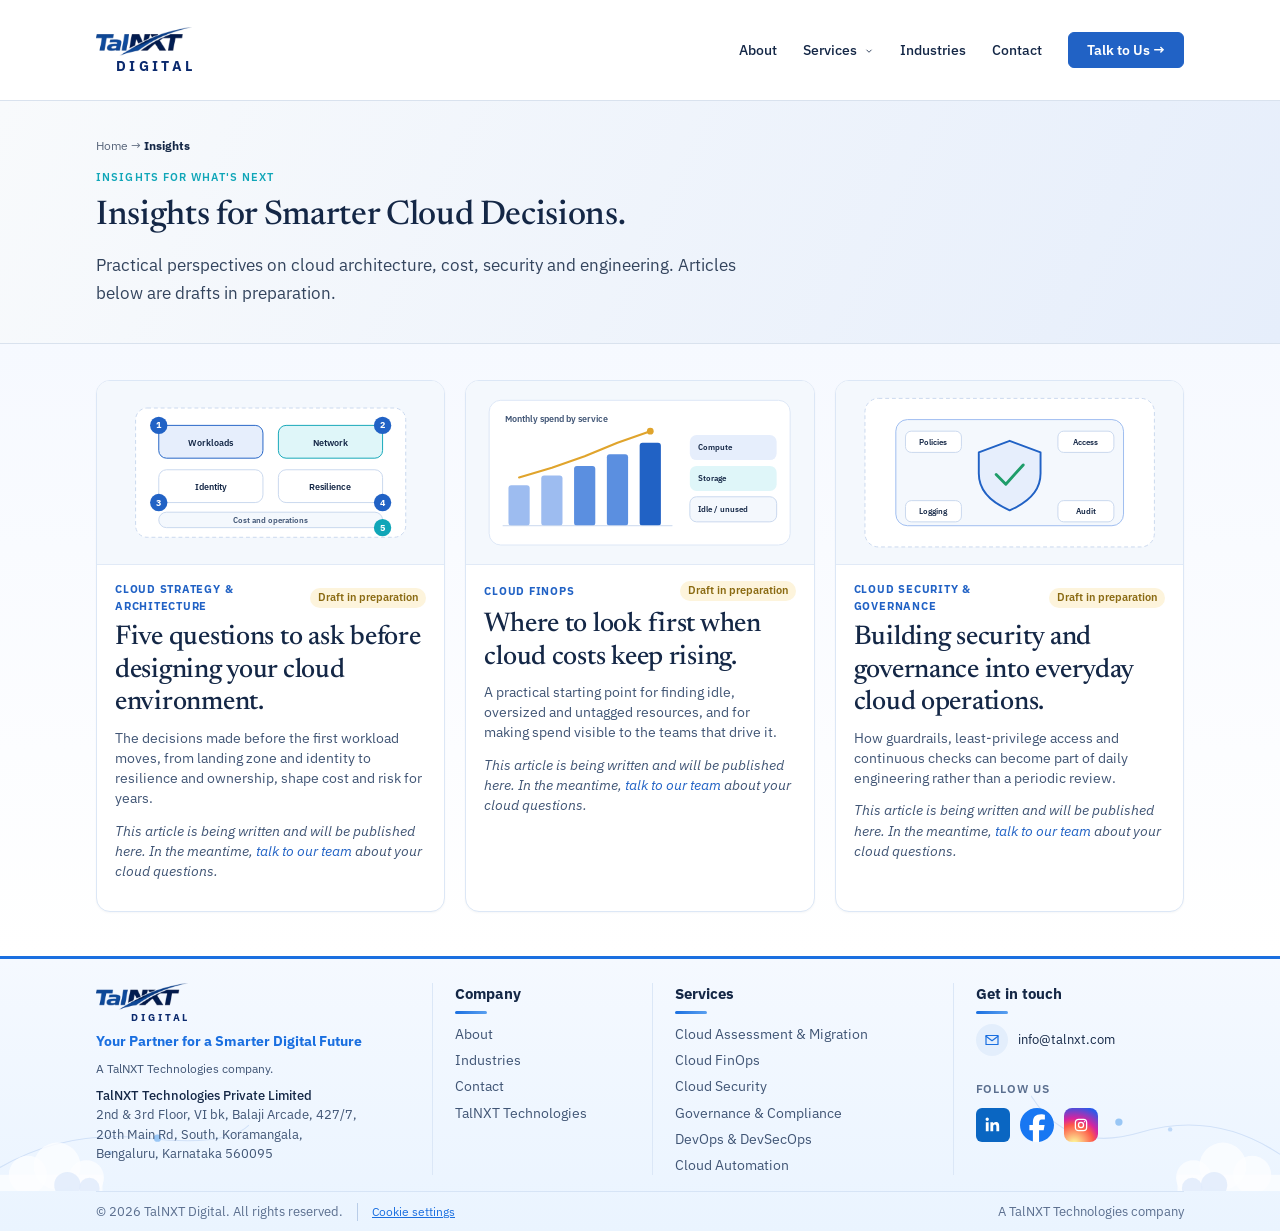
<file: insights.html>
<!DOCTYPE html>
<html lang="en">
<head>
<meta charset="UTF-8" />
<meta name="viewport" content="width=device-width, initial-scale=1" />
<title>Insights | TalNXT Digital</title>
<meta name="description" content="Practical cloud strategy, FinOps and security insights from TalNXT Digital. Draft articles in preparation." />
<link rel="canonical" href="https://talnxtdigital.com/insights.html" />
<meta name="robots" content="index, follow" />
<meta property="og:type" content="website" />
<meta property="og:title" content="Insights | TalNXT Digital" />
<meta property="og:description" content="Practical cloud strategy, FinOps and security insights from TalNXT Digital. Draft articles in preparation." />
<meta property="og:url" content="https://talnxtdigital.com/insights.html" />
<meta property="og:site_name" content="TalNXT Digital" />
<meta name="twitter:card" content="summary" />
<meta name="theme-color" content="#1b5fc4" />
<link rel="icon" href="img/favicon.svg" type="image/svg+xml" />
<link rel="preconnect" href="https://fonts.googleapis.com" /><link rel="preconnect" href="https://fonts.gstatic.com" crossorigin />
<link href="https://fonts.googleapis.com/css2?family=Newsreader:ital,wght@0,400;0,500;0,600;1,500&family=IBM+Plex+Sans:wght@400;500;600;700&display=swap" rel="stylesheet" />
<link href="css/tokens.css?v=137" rel="stylesheet" />
<link href="css/base.css?v=137" rel="stylesheet" />
<link href="css/components.css?v=137" rel="stylesheet" />
<link href="css/site.css?v=137" rel="stylesheet" />
<script src="js/config.js"></script>
<script src="js/consent.js"></script>
<script src="js/main.js" defer></script>
</head>
<body>
<a class="skip-link" href="#main">Skip to content</a>
<header>
  <nav class="site-nav" aria-label="Main">
    <div class="container nav-inner">
      <a class="logo" href="index.html" aria-label="TalNXT Digital home"><img class="logo-img" src="img/talnxt-logo.png" alt="TalNXT" /><span class="logo-sub">Digital</span></a>
      <button class="nav-toggle" aria-label="Toggle navigation" aria-expanded="false"><span></span><span></span><span></span></button>
      <ul class="nav-links">
        <li><a href="index.html#about">About</a></li>
        <li class="has-dropdown">
          <a href="services.html">Services <span class="caret"><svg width="10" height="10" viewBox="0 0 24 24" fill="none" stroke="currentColor" stroke-width="2" aria-hidden="true"><path d="M6 9l6 6 6-6"/></svg></span></a>
          <div class="nav-dropdown">
            <div class="mega-intro sv-intro">
              <div class="eyebrow svc-eyebrow">What we do</div>
              <h3 class="sv-h">Six services.<br>One cloud partner.</h3>
              <p class="sv-lead">From first assessment to a cloud that stays secure and cost-controlled.</p>
              <a class="sv-btn" href="services.html">Explore all services →</a>
              <img class="sv-art" src="img/svc-panel-illustration.png" width="346" height="142" alt="" loading="lazy">
            </div>
            <ul class="mega-cards sv-grid"><li class="sv-card"><span class="svc-ic sv-ic ib-blue"><svg width="26" height="26" viewBox="0 0 24 24" fill="none" stroke="currentColor" stroke-width="1.5" stroke-linecap="round" stroke-linejoin="round" aria-hidden="true"><path d="M7 18a4 4 0 0 1-.6-7.96A5.5 5.5 0 0 1 17 8.5a4.75 4.75 0 0 1 0 9.5z"/><path d="M9.5 13l2 2 3.5-3.5"/></svg></span><div class="sv-body"><h3 class="sv-title">Cloud Assessment &amp; Migration</h3><p class="sv-desc">Assessment, architecture and migration matched to your goals.</p></div><div class="sv-foot"><a class="sv-more" href="services.html#assessment">Learn more →</a><a class="sv-go" href="services.html#assessment" aria-label="Learn more about Cloud Assessment &amp; Migration"><svg width="16" height="16" viewBox="0 0 24 24" fill="none" stroke="currentColor" stroke-width="2" stroke-linecap="round" stroke-linejoin="round" aria-hidden="true"><path d="M5 12h14M13 6l6 6-6 6"/></svg></a></div></li><li class="sv-card"><span class="svc-ic sv-ic ib-amber"><svg width="26" height="26" viewBox="0 0 24 24" fill="none" stroke="currentColor" stroke-width="1.5" stroke-linecap="round" stroke-linejoin="round" aria-hidden="true"><path d="M3 17l6-6 4 4 8-8"/><path d="M15 7h6v6"/></svg></span><div class="sv-body"><h3 class="sv-title">Cloud FinOps</h3><p class="sv-desc">Visibility, accountability and lower cloud bills.</p></div><div class="sv-foot"><a class="sv-more" href="services.html#finops">Learn more →</a><a class="sv-go" href="services.html#finops" aria-label="Learn more about Cloud FinOps"><svg width="16" height="16" viewBox="0 0 24 24" fill="none" stroke="currentColor" stroke-width="2" stroke-linecap="round" stroke-linejoin="round" aria-hidden="true"><path d="M5 12h14M13 6l6 6-6 6"/></svg></a></div></li><li class="sv-card"><span class="svc-ic sv-ic ib-violet"><svg width="26" height="26" viewBox="0 0 24 24" fill="none" stroke="currentColor" stroke-width="1.5" stroke-linecap="round" stroke-linejoin="round" aria-hidden="true"><path d="M12 3l7 3v5c0 4.5-3 8-7 10-4-2-7-5.5-7-10V6z"/><rect x="9.5" y="10.5" width="5" height="4" rx="1"/><path d="M10.5 10.5V9a1.5 1.5 0 0 1 3 0v1.5"/></svg></span><div class="sv-body"><h3 class="sv-title">Cloud Security</h3><p class="sv-desc">Secure configuration, access control and protection.</p></div><div class="sv-foot"><a class="sv-more" href="services.html#security">Learn more →</a><a class="sv-go" href="services.html#security" aria-label="Learn more about Cloud Security"><svg width="16" height="16" viewBox="0 0 24 24" fill="none" stroke="currentColor" stroke-width="2" stroke-linecap="round" stroke-linejoin="round" aria-hidden="true"><path d="M5 12h14M13 6l6 6-6 6"/></svg></a></div></li><li class="sv-card"><span class="svc-ic sv-ic ib-cyan"><svg width="26" height="26" viewBox="0 0 24 24" fill="none" stroke="currentColor" stroke-width="1.5" stroke-linecap="round" stroke-linejoin="round" aria-hidden="true"><path d="M5 4h14v16H5z"/><path d="M8.5 9l1.8 1.8L14 7.5M8.5 15h7"/></svg></span><div class="sv-body"><h3 class="sv-title">Governance &amp; Compliance</h3><p class="sv-desc">Guardrails, policy and audit-ready evidence.</p></div><div class="sv-foot"><a class="sv-more" href="services.html#governance">Learn more →</a><a class="sv-go" href="services.html#governance" aria-label="Learn more about Governance &amp; Compliance"><svg width="16" height="16" viewBox="0 0 24 24" fill="none" stroke="currentColor" stroke-width="2" stroke-linecap="round" stroke-linejoin="round" aria-hidden="true"><path d="M5 12h14M13 6l6 6-6 6"/></svg></a></div></li><li class="sv-card"><span class="svc-ic sv-ic ib-green"><svg width="26" height="26" viewBox="0 0 24 24" fill="none" stroke="currentColor" stroke-width="1.5" stroke-linecap="round" stroke-linejoin="round" aria-hidden="true"><path d="M17 8a5 5 0 0 0-9-1"/><path d="M7 16a5 5 0 0 0 9 1"/><path d="M8 3v4h4M16 21v-4h-4"/></svg></span><div class="sv-body"><h3 class="sv-title">DevOps &amp; DevSecOps</h3><p class="sv-desc">CI/CD, infrastructure as code and monitoring.</p></div><div class="sv-foot"><a class="sv-more" href="services.html#devops">Learn more →</a><a class="sv-go" href="services.html#devops" aria-label="Learn more about DevOps &amp; DevSecOps"><svg width="16" height="16" viewBox="0 0 24 24" fill="none" stroke="currentColor" stroke-width="2" stroke-linecap="round" stroke-linejoin="round" aria-hidden="true"><path d="M5 12h14M13 6l6 6-6 6"/></svg></a></div></li><li class="sv-card"><span class="svc-ic sv-ic ib-blue"><svg width="26" height="26" viewBox="0 0 24 24" fill="none" stroke="currentColor" stroke-width="1.5" stroke-linecap="round" stroke-linejoin="round" aria-hidden="true"><circle cx="12" cy="12" r="3"/><path d="M12 2v3M12 19v3M2 12h3M19 12h3M4.9 4.9l2.1 2.1M17 17l2.1 2.1M4.9 19.1L7 17M17 7l2.1-2.1"/></svg></span><div class="sv-body"><h3 class="sv-title">Cloud Automation</h3><p class="sv-desc">Remove repetitive manual cloud work.</p></div><div class="sv-foot"><a class="sv-more" href="services.html#automation">Learn more →</a><a class="sv-go" href="services.html#automation" aria-label="Learn more about Cloud Automation"><svg width="16" height="16" viewBox="0 0 24 24" fill="none" stroke="currentColor" stroke-width="2" stroke-linecap="round" stroke-linejoin="round" aria-hidden="true"><path d="M5 12h14M13 6l6 6-6 6"/></svg></a></div></li></ul>
          </div>
        </li>
        <li><a href="industries.html">Industries</a></li>
        <li><a href="contact.html">Contact</a></li>
        <li><a class="btn accent" href="contact.html">Talk to Us →</a></li>
      </ul>
    </div>
  </nav>
</header>
<main id="main">

<section class="page-hero"><div class="container">
  <div class="breadcrumb"><a href="index.html">Home</a> → <strong>Insights</strong></div>
  <div class="eyebrow spark" style="margin-bottom:10px;">Insights for What's Next</div>
  <h1>Insights for Smarter Cloud Decisions.</h1>
  <p class="lead measure" style="margin-top:14px;">Practical perspectives on cloud architecture, cost, security and engineering. Articles below are drafts in preparation.</p>
</div></section>
<section class="sec in-sec"><div class="container"><div class="in-grid"><article class="in-card in-full" id="in-a"><div class="in-vis"><svg class="in-art" viewBox="0 0 360 190" role="img" aria-label="Illustration of a layered cloud architecture with five numbered decision points"><rect width="360" height="190" fill="#f4f8fd"/>
<g font-family="IBM Plex Sans, Arial, sans-serif" font-size="9.5" font-weight="600" fill="#142746" text-anchor="middle">
<rect x="40" y="28" width="280" height="134" rx="12" fill="#fff" stroke="#c9d8ee" stroke-dasharray="4 3"/>
<rect x="64" y="46" width="108" height="34" rx="8" fill="#e6eefc" stroke="#2162c5"/><text x="118" y="67">Workloads</text>
<rect x="188" y="46" width="108" height="34" rx="8" fill="#dff6f9" stroke="#10a6b8"/><text x="242" y="67">Network</text>
<rect x="64" y="92" width="108" height="34" rx="8" fill="#fff" stroke="#c9d8ee"/><text x="118" y="113">Identity</text>
<rect x="188" y="92" width="108" height="34" rx="8" fill="#fff" stroke="#c9d8ee"/><text x="242" y="113">Resilience</text>
<rect x="64" y="136" width="232" height="16" rx="8" fill="#f4f8fd" stroke="#c9d8ee"/><text x="180" y="147.5" font-size="8.5" fill="#405575">Cost and operations</text></g>
<g font-family="IBM Plex Sans, Arial, sans-serif" font-size="9" font-weight="700" fill="#fff" text-anchor="middle"><circle cx="64" cy="46" r="9" fill="#2162c5"/><text x="64" y="49.2">1</text><circle cx="296" cy="46" r="9" fill="#2162c5"/><text x="296" y="49.2">2</text><circle cx="64" cy="126" r="9" fill="#2162c5"/><text x="64" y="129.2">3</text><circle cx="296" cy="126" r="9" fill="#2162c5"/><text x="296" y="129.2">4</text><circle cx="296" cy="152" r="9" fill="#10a6b8"/><text x="296" y="155.2">5</text></g></svg></div><div class="in-body"><div class="in-meta"><span class="in-topic">Cloud Strategy &amp; Architecture</span><span class="in-draft">Draft in preparation</span></div><h2 class="in-title">Five questions to ask before designing your cloud environment.</h2><p class="in-desc">The decisions made before the first workload moves, from landing zone and identity to resilience and ownership, shape cost and risk for years.</p><p class="in-desc"><em>This article is being written and will be published here. In the meantime, <a href="contact.html">talk to our team</a> about your cloud questions.</em></p></div></article><article class="in-card in-full" id="in-b"><div class="in-vis"><svg class="in-art" viewBox="0 0 360 190" role="img" aria-label="Illustration of a cloud cost dashboard with a rising trend and service breakdown"><rect width="360" height="190" fill="#f4f8fd"/>
<rect x="24" y="20" width="312" height="150" rx="12" fill="#fff" stroke="#dce7f6"/>
<g font-family="IBM Plex Sans, Arial, sans-serif" font-size="9" font-weight="600" fill="#405575"><text x="40" y="42">Monthly spend by service</text></g>
<g fill="#9dbcf0"><rect x="44" y="108" width="22" height="42" rx="3"/><rect x="78" y="98" width="22" height="52" rx="3"/><rect x="112" y="88" width="22" height="62" rx="3" fill="#5b8fe0"/><rect x="146" y="76" width="22" height="74" rx="3" fill="#5b8fe0"/><rect x="180" y="64" width="22" height="86" rx="3" fill="#2162c5"/></g>
<line x1="38" y1="150" x2="214" y2="150" stroke="#c9d8ee"/>
<polyline points="55,100 89,90 123,78 157,64 191,52" fill="none" stroke="#e0a42c" stroke-width="2.2" stroke-linecap="round" stroke-linejoin="round"/><circle cx="191" cy="52" r="3.5" fill="#e0a42c"/>
<g font-family="IBM Plex Sans, Arial, sans-serif" font-size="8.5" font-weight="600" fill="#142746"><rect x="232" y="56" width="90" height="26" rx="7" fill="#e6eefc"/><text x="240" y="72">Compute</text><rect x="232" y="88" width="90" height="26" rx="7" fill="#dff6f9"/><text x="240" y="104">Storage</text><rect x="232" y="120" width="90" height="26" rx="7" fill="#f4f8fd" stroke="#c9d8ee"/><text x="240" y="136">Idle / unused</text></g></svg></div><div class="in-body"><div class="in-meta"><span class="in-topic">Cloud FinOps</span><span class="in-draft">Draft in preparation</span></div><h2 class="in-title">Where to look first when cloud costs keep rising.</h2><p class="in-desc">A practical starting point for finding idle, oversized and untagged resources, and for making spend visible to the teams that drive it.</p><p class="in-desc"><em>This article is being written and will be published here. In the meantime, <a href="contact.html">talk to our team</a> about your cloud questions.</em></p></div></article><article class="in-card in-full" id="in-c"><div class="in-vis"><svg class="in-art" viewBox="0 0 360 190" role="img" aria-label="Illustration of layered security and governance controls around a cloud workload"><rect width="360" height="190" fill="#f4f8fd"/>
<rect x="30" y="18" width="300" height="154" rx="14" fill="#fff" stroke="#c9d8ee" stroke-dasharray="4 3"/>
<rect x="62" y="40" width="236" height="110" rx="12" fill="#f4f8fd" stroke="#9dbcf0"/>
<path d="M180 62l32 12v22c0 18-13 30-32 38-19-8-32-20-32-38V74z" fill="#e6eefc" stroke="#2162c5" stroke-width="2" stroke-linejoin="round"/><path d="M166 97l10 10 18-20" fill="none" stroke="#1f9d6a" stroke-width="3" stroke-linecap="round" stroke-linejoin="round"/>
<g font-family="IBM Plex Sans, Arial, sans-serif" font-size="8.5" font-weight="600" fill="#142746" text-anchor="middle"><rect x="72" y="52" width="58" height="22" rx="6" fill="#fff" stroke="#c9d8ee"/><text x="101" y="66">Policies</text><rect x="230" y="52" width="58" height="22" rx="6" fill="#fff" stroke="#c9d8ee"/><text x="259" y="66">Access</text><rect x="72" y="124" width="58" height="22" rx="6" fill="#fff" stroke="#c9d8ee"/><text x="101" y="138">Logging</text><rect x="230" y="124" width="58" height="22" rx="6" fill="#fff" stroke="#c9d8ee"/><text x="259" y="138">Audit</text></g></svg></div><div class="in-body"><div class="in-meta"><span class="in-topic">Cloud Security &amp; Governance</span><span class="in-draft">Draft in preparation</span></div><h2 class="in-title">Building security and governance into everyday cloud operations.</h2><p class="in-desc">How guardrails, least-privilege access and continuous checks can become part of daily engineering rather than a periodic review.</p><p class="in-desc"><em>This article is being written and will be published here. In the meantime, <a href="contact.html">talk to our team</a> about your cloud questions.</em></p></div></article></div></div></section></main>
<footer class="site-footer">
  <div class="container">
    <div class="footer-grid">
      <div>
        <a class="logo" href="index.html" aria-label="TalNXT Digital home"><img class="logo-img" src="img/talnxt-logo.png" alt="TalNXT" /><span class="logo-sub">Digital</span></a>
        <p class="footer-tag">Your Partner for a Smarter Digital Future</p>
        <p class="muted" style="font-size:12.5px; margin-top:8px;">A TalNXT Technologies company.</p>
        <address class="footer-address">TalNXT Technologies Private Limited<br>2nd &amp; 3rd Floor, VI bk, Balaji Arcade, 427/7,<br>20th Main Rd, South, Koramangala,<br>Bengaluru, Karnataka 560095</address>
      </div>
      <div><div class="footer-col-title">Company</div><ul class="footer-links"><li><a href="index.html#about">About</a></li><li><a href="industries.html">Industries</a></li><li><a href="contact.html">Contact</a></li><li><a href="https://www.talnxt.com/" target="_blank" rel="noopener">TalNXT Technologies</a></li></ul></div>
      <div><div class="footer-col-title">Services</div><ul class="footer-links"><li><a href="services.html#assessment">Cloud Assessment &amp; Migration</a></li><li><a href="services.html#finops">Cloud FinOps</a></li><li><a href="services.html#security">Cloud Security</a></li><li><a href="services.html#governance">Governance &amp; Compliance</a></li><li><a href="services.html#devops">DevOps &amp; DevSecOps</a></li><li><a href="services.html#automation">Cloud Automation</a></li></ul></div>
      <div><div class="footer-col-title">Get in touch</div><ul class="footer-links"><li><a class="ft-mail" data-cfg="email" href="#"><span class="ft-mail-ic" aria-hidden="true"><svg width="18" height="18" viewBox="0 0 24 24" fill="none" stroke="currentColor" stroke-width="1.6" stroke-linecap="round" stroke-linejoin="round"><path d="M4 6h16v12H4z"/><path d="M4 7l8 6 8-6"/></svg></span><span data-cfg-text data-cfg="email"></span></a></li><li><a data-cfg="phone" data-cfg-text href="#"></a></li></ul><div class="ft-follow">Follow us</div><div class="ft-social" aria-label="Follow TalNXT Digital"><a class="ft-linkedin" href="https://www.linkedin.com/" target="_blank" rel="noopener" aria-label="LinkedIn" title="LinkedIn"><svg width="18" height="18" viewBox="0 0 24 24" fill="none" stroke="currentColor" stroke-width="1.7" stroke-linecap="round" stroke-linejoin="round" aria-hidden="true"><path fill="currentColor" stroke="none" d="M20.447 20.452h-3.554v-5.569c0-1.328-.027-3.037-1.852-3.037-1.853 0-2.136 1.445-2.136 2.939v5.667H9.351V9h3.414v1.561h.046c.477-.9 1.637-1.85 3.37-1.85 3.601 0 4.267 2.37 4.267 5.455v6.286zM5.337 7.433c-1.144 0-2.063-.926-2.063-2.065 0-1.138.92-2.063 2.063-2.063 1.14 0 2.064.925 2.064 2.063 0 1.139-.925 2.065-2.064 2.065zm1.782 13.019H3.555V9h3.564v11.452z"/></svg></a><a class="ft-facebook" href="https://www.facebook.com/" target="_blank" rel="noopener" aria-label="Facebook" title="Facebook"><svg width="18" height="18" viewBox="0 0 24 24" fill="none" stroke="currentColor" stroke-width="1.7" stroke-linecap="round" stroke-linejoin="round" aria-hidden="true"><path fill="#1877f2" stroke="none" d="M9.101 23.691v-7.98H6.627v-3.667h2.474v-1.58c0-4.085 1.848-5.978 5.858-5.978.401 0 .955.042 1.468.103a8.68 8.68 0 0 1 1.141.195v3.325a8.623 8.623 0 0 0-.653-.036 26.805 26.805 0 0 0-.733-.009c-.707 0-1.259.096-1.675.309a1.686 1.686 0 0 0-.679.622c-.258.42-.374.995-.374 1.752v1.297h3.919l-.386 2.103-.287 1.564h-3.246v8.245C19.396 23.238 24 18.179 24 12.044c0-6.627-5.373-12-12-12s-12 5.373-12 12c0 5.628 3.874 10.35 9.101 11.647Z"/></svg></a><a class="ft-instagram" href="https://www.instagram.com/" target="_blank" rel="noopener" aria-label="Instagram" title="Instagram"><svg width="18" height="18" viewBox="0 0 24 24" fill="none" stroke="currentColor" stroke-width="1.7" stroke-linecap="round" stroke-linejoin="round" aria-hidden="true"><rect x="4.5" y="4.5" width="15" height="15" rx="4.2"/><circle cx="12" cy="12" r="3.4"/><path d="M16.6 7.5v.1"/></svg></a></div></div>
    </div>
    <div class="footer-bottom"><div>&copy; <span data-year></span> TalNXT Digital. All rights reserved.<button type="button" class="cookie-link" data-cookie-settings>Cookie settings</button></div><div>A TalNXT Technologies company</div></div>
  </div>
</footer>
</body>
</html>
</file>
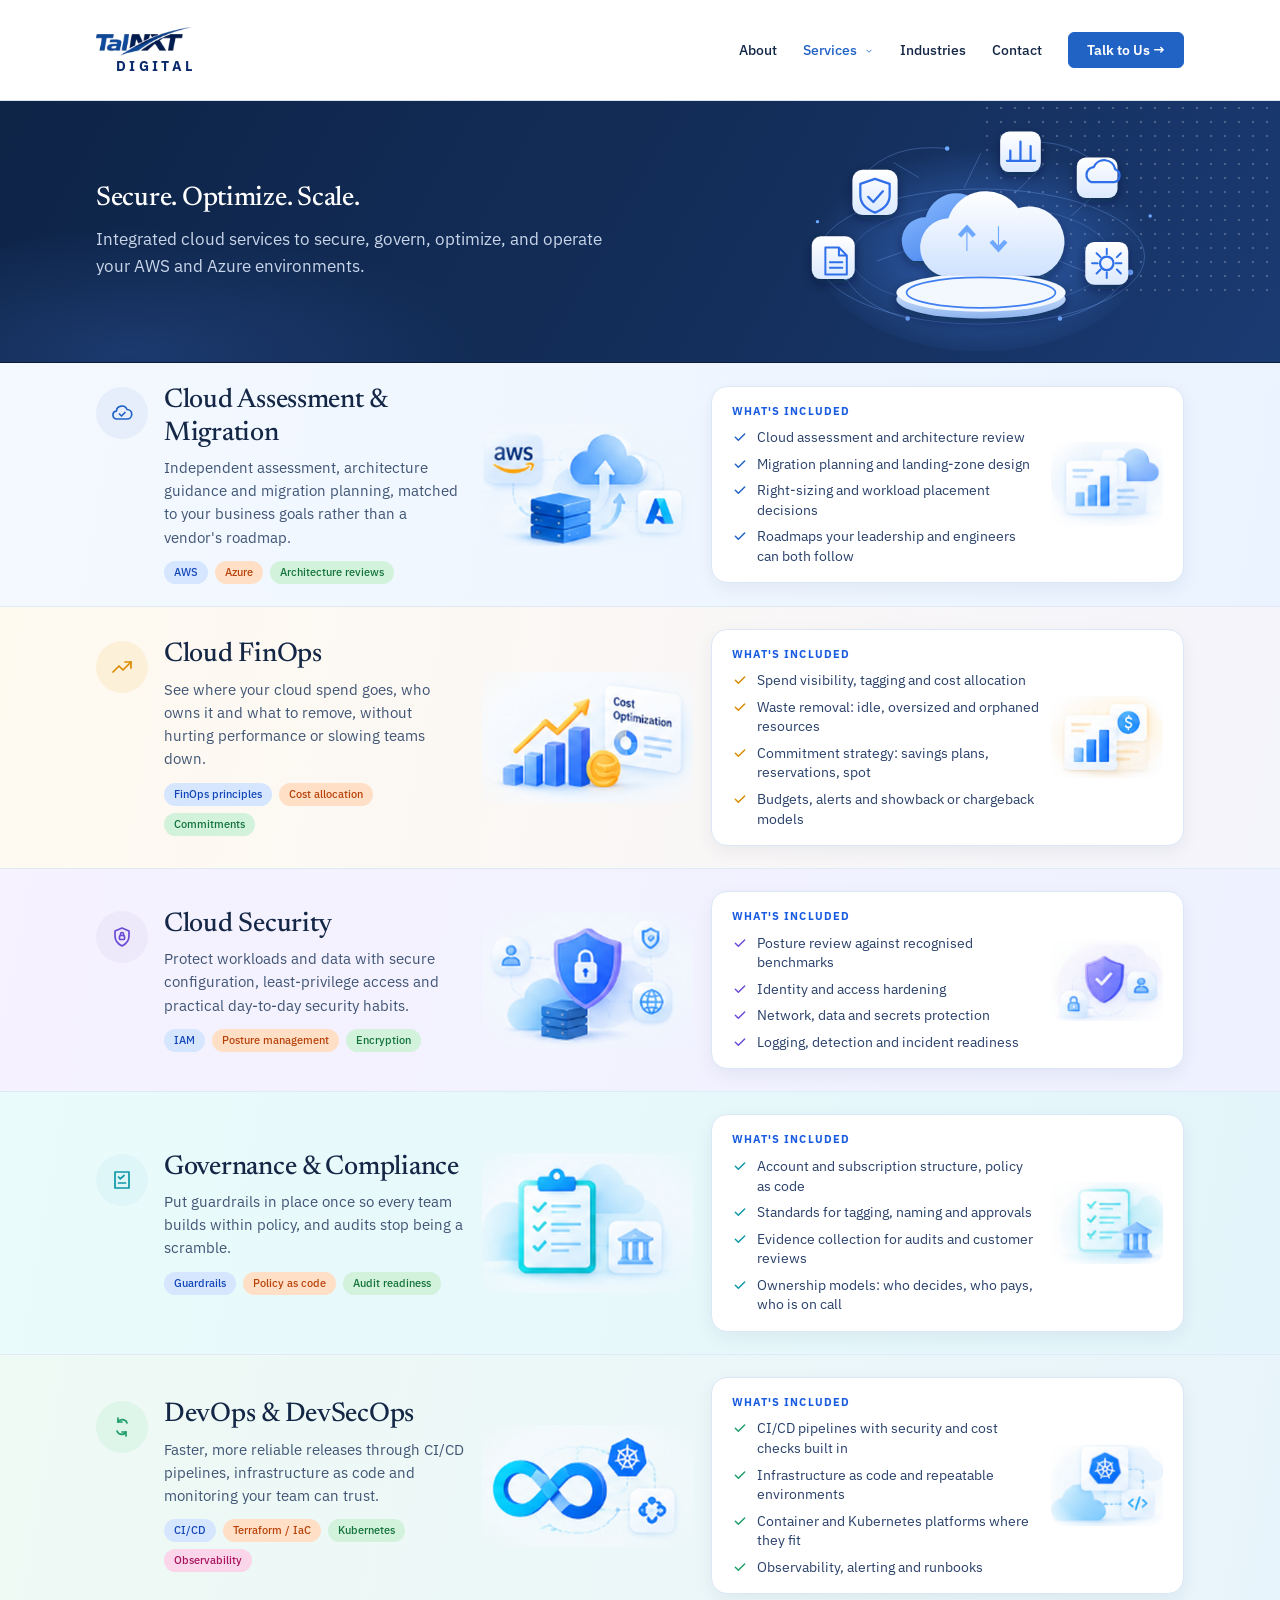
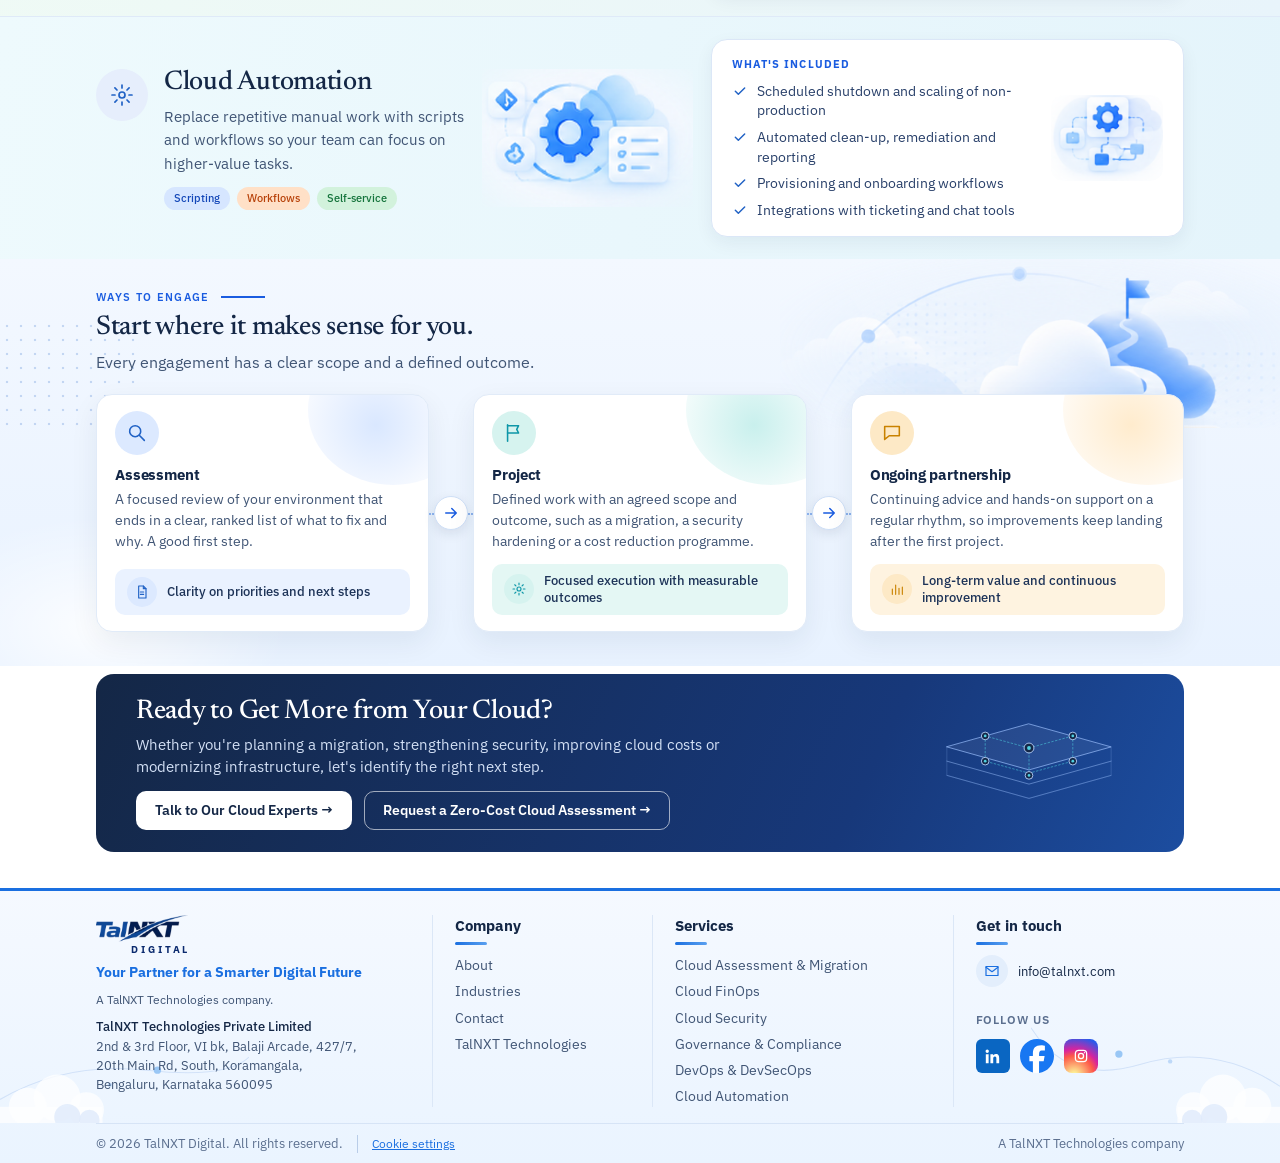
<file: services.html>
<!DOCTYPE html>
<html lang="en">
<head>
<meta charset="UTF-8" />
<meta name="viewport" content="width=device-width, initial-scale=1" />
<title>Services | TalNXT Digital Cloud Consulting, Security, FinOps &amp; DevOps</title>
<meta name="description" content="Cloud consulting and migration, FinOps and cost optimization, cloud security, governance, DevOps and automation on AWS and Azure." />
<link rel="canonical" href="https://talnxtdigital.com/services.html" />
<meta name="robots" content="index, follow" />
<meta property="og:type" content="website" />
<meta property="og:title" content="Services | TalNXT Digital Cloud Consulting, Security, FinOps &amp; DevOps" />
<meta property="og:description" content="Cloud consulting and migration, FinOps and cost optimization, cloud security, governance, DevOps and automation on AWS and Azure." />
<meta property="og:url" content="https://talnxtdigital.com/services.html" />
<meta property="og:site_name" content="TalNXT Digital" />
<meta name="twitter:card" content="summary" />
<meta name="theme-color" content="#1b5fc4" />
<link rel="icon" href="img/favicon.svg" type="image/svg+xml" />
<link rel="preconnect" href="https://fonts.googleapis.com" /><link rel="preconnect" href="https://fonts.gstatic.com" crossorigin />
<link href="https://fonts.googleapis.com/css2?family=Newsreader:ital,wght@0,400;0,500;0,600;1,500&family=IBM+Plex+Sans:wght@400;500;600;700&display=swap" rel="stylesheet" />
<link href="css/tokens.css?v=137" rel="stylesheet" />
<link href="css/base.css?v=137" rel="stylesheet" />
<link href="css/components.css?v=137" rel="stylesheet" />
<link href="css/site.css?v=137" rel="stylesheet" />
<script src="js/config.js"></script>
<script src="js/consent.js"></script>
<script src="js/main.js" defer></script>
</head>
<body>
<a class="skip-link" href="#main">Skip to content</a>
<header>
  <nav class="site-nav" aria-label="Main">
    <div class="container nav-inner">
      <a class="logo" href="index.html" aria-label="TalNXT Digital home"><img class="logo-img" src="img/talnxt-logo.png" alt="TalNXT" /><span class="logo-sub">Digital</span></a>
      <button class="nav-toggle" aria-label="Toggle navigation" aria-expanded="false"><span></span><span></span><span></span></button>
      <ul class="nav-links">
        <li><a href="index.html#about">About</a></li>
        <li class="has-dropdown">
          <a href="services.html">Services <span class="caret"><svg width="10" height="10" viewBox="0 0 24 24" fill="none" stroke="currentColor" stroke-width="2" aria-hidden="true"><path d="M6 9l6 6 6-6"/></svg></span></a>
          <div class="nav-dropdown">
            <div class="mega-intro sv-intro">
              <div class="eyebrow svc-eyebrow">What we do</div>
              <h3 class="sv-h">Six services.<br>One cloud partner.</h3>
              <p class="sv-lead">From first assessment to a cloud that stays secure and cost-controlled.</p>
              <a class="sv-btn" href="services.html">Explore all services →</a>
              <img class="sv-art" src="img/svc-panel-illustration.png" width="346" height="142" alt="" loading="lazy">
            </div>
            <ul class="mega-cards sv-grid"><li class="sv-card"><span class="svc-ic sv-ic ib-blue"><svg width="26" height="26" viewBox="0 0 24 24" fill="none" stroke="currentColor" stroke-width="1.5" stroke-linecap="round" stroke-linejoin="round" aria-hidden="true"><path d="M7 18a4 4 0 0 1-.6-7.96A5.5 5.5 0 0 1 17 8.5a4.75 4.75 0 0 1 0 9.5z"/><path d="M9.5 13l2 2 3.5-3.5"/></svg></span><div class="sv-body"><h3 class="sv-title">Cloud Assessment &amp; Migration</h3><p class="sv-desc">Assessment, architecture and migration matched to your goals.</p></div><div class="sv-foot"><a class="sv-more" href="services.html#assessment">Learn more →</a><a class="sv-go" href="services.html#assessment" aria-label="Learn more about Cloud Assessment &amp; Migration"><svg width="16" height="16" viewBox="0 0 24 24" fill="none" stroke="currentColor" stroke-width="2" stroke-linecap="round" stroke-linejoin="round" aria-hidden="true"><path d="M5 12h14M13 6l6 6-6 6"/></svg></a></div></li><li class="sv-card"><span class="svc-ic sv-ic ib-amber"><svg width="26" height="26" viewBox="0 0 24 24" fill="none" stroke="currentColor" stroke-width="1.5" stroke-linecap="round" stroke-linejoin="round" aria-hidden="true"><path d="M3 17l6-6 4 4 8-8"/><path d="M15 7h6v6"/></svg></span><div class="sv-body"><h3 class="sv-title">Cloud FinOps</h3><p class="sv-desc">Visibility, accountability and lower cloud bills.</p></div><div class="sv-foot"><a class="sv-more" href="services.html#finops">Learn more →</a><a class="sv-go" href="services.html#finops" aria-label="Learn more about Cloud FinOps"><svg width="16" height="16" viewBox="0 0 24 24" fill="none" stroke="currentColor" stroke-width="2" stroke-linecap="round" stroke-linejoin="round" aria-hidden="true"><path d="M5 12h14M13 6l6 6-6 6"/></svg></a></div></li><li class="sv-card"><span class="svc-ic sv-ic ib-violet"><svg width="26" height="26" viewBox="0 0 24 24" fill="none" stroke="currentColor" stroke-width="1.5" stroke-linecap="round" stroke-linejoin="round" aria-hidden="true"><path d="M12 3l7 3v5c0 4.5-3 8-7 10-4-2-7-5.5-7-10V6z"/><rect x="9.5" y="10.5" width="5" height="4" rx="1"/><path d="M10.5 10.5V9a1.5 1.5 0 0 1 3 0v1.5"/></svg></span><div class="sv-body"><h3 class="sv-title">Cloud Security</h3><p class="sv-desc">Secure configuration, access control and protection.</p></div><div class="sv-foot"><a class="sv-more" href="services.html#security">Learn more →</a><a class="sv-go" href="services.html#security" aria-label="Learn more about Cloud Security"><svg width="16" height="16" viewBox="0 0 24 24" fill="none" stroke="currentColor" stroke-width="2" stroke-linecap="round" stroke-linejoin="round" aria-hidden="true"><path d="M5 12h14M13 6l6 6-6 6"/></svg></a></div></li><li class="sv-card"><span class="svc-ic sv-ic ib-cyan"><svg width="26" height="26" viewBox="0 0 24 24" fill="none" stroke="currentColor" stroke-width="1.5" stroke-linecap="round" stroke-linejoin="round" aria-hidden="true"><path d="M5 4h14v16H5z"/><path d="M8.5 9l1.8 1.8L14 7.5M8.5 15h7"/></svg></span><div class="sv-body"><h3 class="sv-title">Governance &amp; Compliance</h3><p class="sv-desc">Guardrails, policy and audit-ready evidence.</p></div><div class="sv-foot"><a class="sv-more" href="services.html#governance">Learn more →</a><a class="sv-go" href="services.html#governance" aria-label="Learn more about Governance &amp; Compliance"><svg width="16" height="16" viewBox="0 0 24 24" fill="none" stroke="currentColor" stroke-width="2" stroke-linecap="round" stroke-linejoin="round" aria-hidden="true"><path d="M5 12h14M13 6l6 6-6 6"/></svg></a></div></li><li class="sv-card"><span class="svc-ic sv-ic ib-green"><svg width="26" height="26" viewBox="0 0 24 24" fill="none" stroke="currentColor" stroke-width="1.5" stroke-linecap="round" stroke-linejoin="round" aria-hidden="true"><path d="M17 8a5 5 0 0 0-9-1"/><path d="M7 16a5 5 0 0 0 9 1"/><path d="M8 3v4h4M16 21v-4h-4"/></svg></span><div class="sv-body"><h3 class="sv-title">DevOps &amp; DevSecOps</h3><p class="sv-desc">CI/CD, infrastructure as code and monitoring.</p></div><div class="sv-foot"><a class="sv-more" href="services.html#devops">Learn more →</a><a class="sv-go" href="services.html#devops" aria-label="Learn more about DevOps &amp; DevSecOps"><svg width="16" height="16" viewBox="0 0 24 24" fill="none" stroke="currentColor" stroke-width="2" stroke-linecap="round" stroke-linejoin="round" aria-hidden="true"><path d="M5 12h14M13 6l6 6-6 6"/></svg></a></div></li><li class="sv-card"><span class="svc-ic sv-ic ib-blue"><svg width="26" height="26" viewBox="0 0 24 24" fill="none" stroke="currentColor" stroke-width="1.5" stroke-linecap="round" stroke-linejoin="round" aria-hidden="true"><circle cx="12" cy="12" r="3"/><path d="M12 2v3M12 19v3M2 12h3M19 12h3M4.9 4.9l2.1 2.1M17 17l2.1 2.1M4.9 19.1L7 17M17 7l2.1-2.1"/></svg></span><div class="sv-body"><h3 class="sv-title">Cloud Automation</h3><p class="sv-desc">Remove repetitive manual cloud work.</p></div><div class="sv-foot"><a class="sv-more" href="services.html#automation">Learn more →</a><a class="sv-go" href="services.html#automation" aria-label="Learn more about Cloud Automation"><svg width="16" height="16" viewBox="0 0 24 24" fill="none" stroke="currentColor" stroke-width="2" stroke-linecap="round" stroke-linejoin="round" aria-hidden="true"><path d="M5 12h14M13 6l6 6-6 6"/></svg></a></div></li></ul>
          </div>
        </li>
        <li><a href="industries.html">Industries</a></li>
        <li><a href="contact.html">Contact</a></li>
        <li><a class="btn accent" href="contact.html">Talk to Us →</a></li>
      </ul>
    </div>
  </nav>
</header>
<main id="main">

<section class="page-hero sh-hero">
  <div class="container sh-wrap">
    <div class="sh-copy">
      <h1 class="sh-h">Secure. Optimize. Scale.</h1>
      <p class="sh-lead">Integrated cloud services to secure, govern, optimize, and operate your AWS and Azure environments.</p>
    </div>
    <div class="sh-art"><img src="img/services-hero-illustration.svg" width="720" height="435" alt="Cloud on a platform surrounded by security, analytics, document, cloud and operations panels"></div>
  </div>
</section>

<section class="sd-sec">
    <article class="sd-row sd-blue sd-r1" id="assessment">
      <div class="container sd-grid">
        <div class="sd-intro"><span class="svc-ic ib-blue"><svg width="22" height="22" viewBox="0 0 24 24" fill="none" stroke="currentColor" stroke-width="1.7" stroke-linecap="round" stroke-linejoin="round" aria-hidden="true"><path d="M7 18a4 4 0 0 1-.6-7.96A5.5 5.5 0 0 1 17 8.5a4.75 4.75 0 0 1 0 9.5z"/><path d="M9.5 13l2 2 3.5-3.5"/></svg></span><div class="sd-body"><h2>Cloud Assessment &amp; Migration</h2><p>Independent assessment, architecture guidance and migration planning, matched to your business goals rather than a vendor's roadmap.</p><div class="sd-tags"><span class="sd-tag">AWS</span><span class="sd-tag">Azure</span><span class="sd-tag">Architecture reviews</span></div></div></div>
        <div class="sd-art"><img src="img/svcd-c1.png" alt="" loading="lazy" width="360" height="212"></div>
        <div class="sd-card"><div class="sd-card-main"><div class="sd-cap">What's included</div><ul><li><svg width="16" height="16" viewBox="0 0 24 24" fill="none" stroke="currentColor" stroke-width="2.2" stroke-linecap="round" stroke-linejoin="round" aria-hidden="true"><path d="M5 12.5l4.5 4.5L19 7.5"/></svg><span>Cloud assessment and architecture review</span></li><li><svg width="16" height="16" viewBox="0 0 24 24" fill="none" stroke="currentColor" stroke-width="2.2" stroke-linecap="round" stroke-linejoin="round" aria-hidden="true"><path d="M5 12.5l4.5 4.5L19 7.5"/></svg><span>Migration planning and landing-zone design</span></li><li><svg width="16" height="16" viewBox="0 0 24 24" fill="none" stroke="currentColor" stroke-width="2.2" stroke-linecap="round" stroke-linejoin="round" aria-hidden="true"><path d="M5 12.5l4.5 4.5L19 7.5"/></svg><span>Right-sizing and workload placement decisions</span></li><li><svg width="16" height="16" viewBox="0 0 24 24" fill="none" stroke="currentColor" stroke-width="2.2" stroke-linecap="round" stroke-linejoin="round" aria-hidden="true"><path d="M5 12.5l4.5 4.5L19 7.5"/></svg><span>Roadmaps your leadership and engineers can both follow</span></li></ul></div><img class="sd-mini" src="img/svcd-r1.png" alt="" loading="lazy" width="240" height="180"></div>
      </div>
    </article>
    <article class="sd-row sd-amber sd-r0" id="finops">
      <div class="container sd-grid">
        <div class="sd-intro"><span class="svc-ic ib-amber"><svg width="22" height="22" viewBox="0 0 24 24" fill="none" stroke="currentColor" stroke-width="1.7" stroke-linecap="round" stroke-linejoin="round" aria-hidden="true"><path d="M3 17l6-6 4 4 8-8"/><path d="M15 7h6v6"/></svg></span><div class="sd-body"><h2>Cloud FinOps</h2><p>See where your cloud spend goes, who owns it and what to remove, without hurting performance or slowing teams down.</p><div class="sd-tags"><span class="sd-tag">FinOps principles</span><span class="sd-tag">Cost allocation</span><span class="sd-tag">Commitments</span></div></div></div>
        <div class="sd-art"><img src="img/svcd-c2.png" alt="" loading="lazy" width="360" height="212"></div>
        <div class="sd-card"><div class="sd-card-main"><div class="sd-cap">What's included</div><ul><li><svg width="16" height="16" viewBox="0 0 24 24" fill="none" stroke="currentColor" stroke-width="2.2" stroke-linecap="round" stroke-linejoin="round" aria-hidden="true"><path d="M5 12.5l4.5 4.5L19 7.5"/></svg><span>Spend visibility, tagging and cost allocation</span></li><li><svg width="16" height="16" viewBox="0 0 24 24" fill="none" stroke="currentColor" stroke-width="2.2" stroke-linecap="round" stroke-linejoin="round" aria-hidden="true"><path d="M5 12.5l4.5 4.5L19 7.5"/></svg><span>Waste removal: idle, oversized and orphaned resources</span></li><li><svg width="16" height="16" viewBox="0 0 24 24" fill="none" stroke="currentColor" stroke-width="2.2" stroke-linecap="round" stroke-linejoin="round" aria-hidden="true"><path d="M5 12.5l4.5 4.5L19 7.5"/></svg><span>Commitment strategy: savings plans, reservations, spot</span></li><li><svg width="16" height="16" viewBox="0 0 24 24" fill="none" stroke="currentColor" stroke-width="2.2" stroke-linecap="round" stroke-linejoin="round" aria-hidden="true"><path d="M5 12.5l4.5 4.5L19 7.5"/></svg><span>Budgets, alerts and showback or chargeback models</span></li></ul></div><img class="sd-mini" src="img/svcd-r2.png" alt="" loading="lazy" width="240" height="180"></div>
      </div>
    </article>
    <article class="sd-row sd-violet sd-r1" id="security">
      <div class="container sd-grid">
        <div class="sd-intro"><span class="svc-ic ib-violet"><svg width="22" height="22" viewBox="0 0 24 24" fill="none" stroke="currentColor" stroke-width="1.7" stroke-linecap="round" stroke-linejoin="round" aria-hidden="true"><path d="M12 3l7 3v5c0 4.5-3 8-7 10-4-2-7-5.5-7-10V6z"/><rect x="9.5" y="10.5" width="5" height="4" rx="1"/><path d="M10.5 10.5V9a1.5 1.5 0 0 1 3 0v1.5"/></svg></span><div class="sd-body"><h2>Cloud Security</h2><p>Protect workloads and data with secure configuration, least-privilege access and practical day-to-day security habits.</p><div class="sd-tags"><span class="sd-tag">IAM</span><span class="sd-tag">Posture management</span><span class="sd-tag">Encryption</span></div></div></div>
        <div class="sd-art"><img src="img/svcd-c3.png" alt="" loading="lazy" width="360" height="212"></div>
        <div class="sd-card"><div class="sd-card-main"><div class="sd-cap">What's included</div><ul><li><svg width="16" height="16" viewBox="0 0 24 24" fill="none" stroke="currentColor" stroke-width="2.2" stroke-linecap="round" stroke-linejoin="round" aria-hidden="true"><path d="M5 12.5l4.5 4.5L19 7.5"/></svg><span>Posture review against recognised benchmarks</span></li><li><svg width="16" height="16" viewBox="0 0 24 24" fill="none" stroke="currentColor" stroke-width="2.2" stroke-linecap="round" stroke-linejoin="round" aria-hidden="true"><path d="M5 12.5l4.5 4.5L19 7.5"/></svg><span>Identity and access hardening</span></li><li><svg width="16" height="16" viewBox="0 0 24 24" fill="none" stroke="currentColor" stroke-width="2.2" stroke-linecap="round" stroke-linejoin="round" aria-hidden="true"><path d="M5 12.5l4.5 4.5L19 7.5"/></svg><span>Network, data and secrets protection</span></li><li><svg width="16" height="16" viewBox="0 0 24 24" fill="none" stroke="currentColor" stroke-width="2.2" stroke-linecap="round" stroke-linejoin="round" aria-hidden="true"><path d="M5 12.5l4.5 4.5L19 7.5"/></svg><span>Logging, detection and incident readiness</span></li></ul></div><img class="sd-mini" src="img/svcd-r3.png" alt="" loading="lazy" width="240" height="180"></div>
      </div>
    </article>
    <article class="sd-row sd-cyan sd-r0" id="governance">
      <div class="container sd-grid">
        <div class="sd-intro"><span class="svc-ic ib-cyan"><svg width="22" height="22" viewBox="0 0 24 24" fill="none" stroke="currentColor" stroke-width="1.7" stroke-linecap="round" stroke-linejoin="round" aria-hidden="true"><path d="M5 4h14v16H5z"/><path d="M8.5 9l1.8 1.8L14 7.5M8.5 15h7"/></svg></span><div class="sd-body"><h2>Governance &amp; Compliance</h2><p>Put guardrails in place once so every team builds within policy, and audits stop being a scramble.</p><div class="sd-tags"><span class="sd-tag">Guardrails</span><span class="sd-tag">Policy as code</span><span class="sd-tag">Audit readiness</span></div></div></div>
        <div class="sd-art"><img src="img/svcd-c4.png" alt="" loading="lazy" width="360" height="212"></div>
        <div class="sd-card"><div class="sd-card-main"><div class="sd-cap">What's included</div><ul><li><svg width="16" height="16" viewBox="0 0 24 24" fill="none" stroke="currentColor" stroke-width="2.2" stroke-linecap="round" stroke-linejoin="round" aria-hidden="true"><path d="M5 12.5l4.5 4.5L19 7.5"/></svg><span>Account and subscription structure, policy as code</span></li><li><svg width="16" height="16" viewBox="0 0 24 24" fill="none" stroke="currentColor" stroke-width="2.2" stroke-linecap="round" stroke-linejoin="round" aria-hidden="true"><path d="M5 12.5l4.5 4.5L19 7.5"/></svg><span>Standards for tagging, naming and approvals</span></li><li><svg width="16" height="16" viewBox="0 0 24 24" fill="none" stroke="currentColor" stroke-width="2.2" stroke-linecap="round" stroke-linejoin="round" aria-hidden="true"><path d="M5 12.5l4.5 4.5L19 7.5"/></svg><span>Evidence collection for audits and customer reviews</span></li><li><svg width="16" height="16" viewBox="0 0 24 24" fill="none" stroke="currentColor" stroke-width="2.2" stroke-linecap="round" stroke-linejoin="round" aria-hidden="true"><path d="M5 12.5l4.5 4.5L19 7.5"/></svg><span>Ownership models: who decides, who pays, who is on call</span></li></ul></div><img class="sd-mini" src="img/svcd-r4.png" alt="" loading="lazy" width="240" height="180"></div>
      </div>
    </article>
    <article class="sd-row sd-green sd-r1" id="devops">
      <div class="container sd-grid">
        <div class="sd-intro"><span class="svc-ic ib-green"><svg width="22" height="22" viewBox="0 0 24 24" fill="none" stroke="currentColor" stroke-width="1.7" stroke-linecap="round" stroke-linejoin="round" aria-hidden="true"><path d="M17 8a5 5 0 0 0-9-1"/><path d="M7 16a5 5 0 0 0 9 1"/><path d="M8 3v4h4M16 21v-4h-4"/></svg></span><div class="sd-body"><h2>DevOps &amp; DevSecOps</h2><p>Faster, more reliable releases through CI/CD pipelines, infrastructure as code and monitoring your team can trust.</p><div class="sd-tags"><span class="sd-tag">CI/CD</span><span class="sd-tag">Terraform / IaC</span><span class="sd-tag">Kubernetes</span><span class="sd-tag">Observability</span></div></div></div>
        <div class="sd-art"><img src="img/svcd-c5.png" alt="" loading="lazy" width="360" height="212"></div>
        <div class="sd-card"><div class="sd-card-main"><div class="sd-cap">What's included</div><ul><li><svg width="16" height="16" viewBox="0 0 24 24" fill="none" stroke="currentColor" stroke-width="2.2" stroke-linecap="round" stroke-linejoin="round" aria-hidden="true"><path d="M5 12.5l4.5 4.5L19 7.5"/></svg><span>CI/CD pipelines with security and cost checks built in</span></li><li><svg width="16" height="16" viewBox="0 0 24 24" fill="none" stroke="currentColor" stroke-width="2.2" stroke-linecap="round" stroke-linejoin="round" aria-hidden="true"><path d="M5 12.5l4.5 4.5L19 7.5"/></svg><span>Infrastructure as code and repeatable environments</span></li><li><svg width="16" height="16" viewBox="0 0 24 24" fill="none" stroke="currentColor" stroke-width="2.2" stroke-linecap="round" stroke-linejoin="round" aria-hidden="true"><path d="M5 12.5l4.5 4.5L19 7.5"/></svg><span>Container and Kubernetes platforms where they fit</span></li><li><svg width="16" height="16" viewBox="0 0 24 24" fill="none" stroke="currentColor" stroke-width="2.2" stroke-linecap="round" stroke-linejoin="round" aria-hidden="true"><path d="M5 12.5l4.5 4.5L19 7.5"/></svg><span>Observability, alerting and runbooks</span></li></ul></div><img class="sd-mini" src="img/svcd-r5.png" alt="" loading="lazy" width="240" height="180"></div>
      </div>
    </article>
    <article class="sd-row sd-blue sd-r0" id="automation">
      <div class="container sd-grid">
        <div class="sd-intro"><span class="svc-ic ib-blue"><svg width="22" height="22" viewBox="0 0 24 24" fill="none" stroke="currentColor" stroke-width="1.7" stroke-linecap="round" stroke-linejoin="round" aria-hidden="true"><circle cx="12" cy="12" r="3"/><path d="M12 2v3M12 19v3M2 12h3M19 12h3M4.9 4.9l2.1 2.1M17 17l2.1 2.1M4.9 19.1L7 17M17 7l2.1-2.1"/></svg></span><div class="sd-body"><h2>Cloud Automation</h2><p>Replace repetitive manual work with scripts and workflows so your team can focus on higher-value tasks.</p><div class="sd-tags"><span class="sd-tag">Scripting</span><span class="sd-tag">Workflows</span><span class="sd-tag">Self-service</span></div></div></div>
        <div class="sd-art"><img src="img/svcd-c6.png" alt="" loading="lazy" width="360" height="212"></div>
        <div class="sd-card"><div class="sd-card-main"><div class="sd-cap">What's included</div><ul><li><svg width="16" height="16" viewBox="0 0 24 24" fill="none" stroke="currentColor" stroke-width="2.2" stroke-linecap="round" stroke-linejoin="round" aria-hidden="true"><path d="M5 12.5l4.5 4.5L19 7.5"/></svg><span>Scheduled shutdown and scaling of non-production</span></li><li><svg width="16" height="16" viewBox="0 0 24 24" fill="none" stroke="currentColor" stroke-width="2.2" stroke-linecap="round" stroke-linejoin="round" aria-hidden="true"><path d="M5 12.5l4.5 4.5L19 7.5"/></svg><span>Automated clean-up, remediation and reporting</span></li><li><svg width="16" height="16" viewBox="0 0 24 24" fill="none" stroke="currentColor" stroke-width="2.2" stroke-linecap="round" stroke-linejoin="round" aria-hidden="true"><path d="M5 12.5l4.5 4.5L19 7.5"/></svg><span>Provisioning and onboarding workflows</span></li><li><svg width="16" height="16" viewBox="0 0 24 24" fill="none" stroke="currentColor" stroke-width="2.2" stroke-linecap="round" stroke-linejoin="round" aria-hidden="true"><path d="M5 12.5l4.5 4.5L19 7.5"/></svg><span>Integrations with ticketing and chat tools</span></li></ul></div><img class="sd-mini" src="img/svcd-r6.png" alt="" loading="lazy" width="240" height="180"></div>
      </div>
    </article>
</section>
<section class="en-sec"><img class="en-path" src="img/engage-path.png" alt="" loading="lazy"><div class="container en-wrap"><div class="en-label">Ways to engage</div><h2 class="en-h">Start where it makes sense for you.</h2><p class="en-sub">Every engagement has a clear scope and a defined outcome.</p><div class="en-grid"><article class="en-card en-blue"><span class="en-ic"><svg width="26" height="26" viewBox="0 0 24 24" fill="none" stroke="currentColor" stroke-width="1.7" stroke-linecap="round" stroke-linejoin="round" aria-hidden="true"><circle cx="10" cy="10" r="6"/><path d="M14.5 14.5L20 20"/></svg></span><h3>Assessment</h3><p>A focused review of your environment that ends in a clear, ranked list of what to fix and why. A good first step.</p><div class="en-out"><span class="en-oi"><svg width="20" height="20" viewBox="0 0 24 24" fill="none" stroke="currentColor" stroke-width="1.7" stroke-linecap="round" stroke-linejoin="round" aria-hidden="true"><path d="M7 3h7l4 4v14H7z"/><path d="M14 3v4h4M9.5 12h5M9.5 15.5h5"/></svg></span><span>Clarity on priorities and next steps</span></div></article><div class="en-conn" aria-hidden="true"><span class="en-dots"></span><span class="en-arrow"><svg width="18" height="18" viewBox="0 0 24 24" fill="none" stroke="currentColor" stroke-width="2" stroke-linecap="round" stroke-linejoin="round" aria-hidden="true"><path d="M5 12h14M13 6l6 6-6 6"/></svg></span></div><article class="en-card en-teal"><span class="en-ic"><svg width="26" height="26" viewBox="0 0 24 24" fill="none" stroke="currentColor" stroke-width="1.7" stroke-linecap="round" stroke-linejoin="round" aria-hidden="true"><path d="M5 3v18"/><path d="M5 4h12l-2 4 2 4H5"/></svg></span><h3>Project</h3><p>Defined work with an agreed scope and outcome, such as a migration, a security hardening or a cost reduction programme.</p><div class="en-out"><span class="en-oi"><svg width="20" height="20" viewBox="0 0 24 24" fill="none" stroke="currentColor" stroke-width="1.7" stroke-linecap="round" stroke-linejoin="round" aria-hidden="true"><circle cx="12" cy="12" r="3"/><path d="M12 3v2.5M12 18.5V21M3 12h2.5M18.5 12H21M5.6 5.6l1.8 1.8M16.6 16.6l1.8 1.8M5.6 18.4l1.8-1.8M16.6 7.4l1.8-1.8"/></svg></span><span>Focused execution with measurable outcomes</span></div></article><div class="en-conn" aria-hidden="true"><span class="en-dots"></span><span class="en-arrow"><svg width="18" height="18" viewBox="0 0 24 24" fill="none" stroke="currentColor" stroke-width="2" stroke-linecap="round" stroke-linejoin="round" aria-hidden="true"><path d="M5 12h14M13 6l6 6-6 6"/></svg></span></div><article class="en-card en-amber"><span class="en-ic"><svg width="26" height="26" viewBox="0 0 24 24" fill="none" stroke="currentColor" stroke-width="1.7" stroke-linecap="round" stroke-linejoin="round" aria-hidden="true"><path d="M4 5h16v10H9l-5 4z"/></svg></span><h3>Ongoing partnership</h3><p>Continuing advice and hands-on support on a regular rhythm, so improvements keep landing after the first project.</p><div class="en-out"><span class="en-oi"><svg width="20" height="20" viewBox="0 0 24 24" fill="none" stroke="currentColor" stroke-width="1.7" stroke-linecap="round" stroke-linejoin="round" aria-hidden="true"><path d="M5 20V12M10 20V6M15 20v-9M20 20V9"/></svg></span><span>Long-term value and continuous improvement</span></div></article></div></div></section>
<section class="fc-sec" id="get-started">
  <div class="container">
    <div class="fc-banner">
      <div class="fc-copy">
        <h2 class="fc-h">Ready to Get More from Your Cloud?</h2>
        <p class="fc-lead">Whether you're planning a migration, strengthening security, improving cloud costs or modernizing infrastructure, let's identify the right next step.</p>
        <div class="fc-btns"><a class="fc-btn fc-primary" href="contact.html">Talk to Our Cloud Experts →</a><a class="fc-btn fc-secondary" href="contact.html">Request a Zero-Cost Cloud Assessment →</a></div>
      </div>
      <div class="fc-visual" aria-hidden="false"><svg class="fc-art" viewBox="0 0 420 220" role="img" aria-label="Illustration of connected cloud infrastructure layers and nodes"><g fill="none" stroke-linecap="round" stroke-linejoin="round">
<path d="M210 40l150 42-150 42-150-42z" fill="rgba(255,255,255,.06)" stroke="#8fb4f2" stroke-width="1.4"/>
<path d="M60 108l150 42 150-42" stroke="#8fb4f2" stroke-opacity=".7" stroke-width="1.4"/>
<path d="M60 134l150 42 150-42" stroke="#8fb4f2" stroke-opacity=".45" stroke-width="1.4"/>
<path d="M60 82v52l150 42 150-42V82" stroke="#8fb4f2" stroke-opacity=".35" stroke-width="1.2"/>
<path d="M130 62l80 22 80-22M210 84v50M130 62v46l80 22M290 62v46l-80 22" stroke="#4fd0e0" stroke-opacity=".7" stroke-width="1.4" stroke-dasharray="3 4"/></g>
<g fill="#142746" stroke="#bcd5ff" stroke-width="1.6"><circle cx="210" cy="84" r="9"/><circle cx="130" cy="62" r="7"/><circle cx="290" cy="62" r="7"/><circle cx="130" cy="108" r="7"/><circle cx="290" cy="108" r="7"/><circle cx="210" cy="134" r="7"/></g>
<g fill="#4fd0e0"><circle cx="210" cy="84" r="3.5"/><circle cx="130" cy="62" r="2.5"/><circle cx="290" cy="62" r="2.5"/><circle cx="130" cy="108" r="2.5"/><circle cx="290" cy="108" r="2.5"/><circle cx="210" cy="134" r="2.5"/></g></svg></div>
    </div>
  </div>
</section></main>
<footer class="site-footer">
  <div class="container">
    <div class="footer-grid">
      <div>
        <a class="logo" href="index.html" aria-label="TalNXT Digital home"><img class="logo-img" src="img/talnxt-logo.png" alt="TalNXT" /><span class="logo-sub">Digital</span></a>
        <p class="footer-tag">Your Partner for a Smarter Digital Future</p>
        <p class="muted" style="font-size:12.5px; margin-top:8px;">A TalNXT Technologies company.</p>
        <address class="footer-address">TalNXT Technologies Private Limited<br>2nd &amp; 3rd Floor, VI bk, Balaji Arcade, 427/7,<br>20th Main Rd, South, Koramangala,<br>Bengaluru, Karnataka 560095</address>
      </div>
      <div><div class="footer-col-title">Company</div><ul class="footer-links"><li><a href="index.html#about">About</a></li><li><a href="industries.html">Industries</a></li><li><a href="contact.html">Contact</a></li><li><a href="https://www.talnxt.com/" target="_blank" rel="noopener">TalNXT Technologies</a></li></ul></div>
      <div><div class="footer-col-title">Services</div><ul class="footer-links"><li><a href="services.html#assessment">Cloud Assessment &amp; Migration</a></li><li><a href="services.html#finops">Cloud FinOps</a></li><li><a href="services.html#security">Cloud Security</a></li><li><a href="services.html#governance">Governance &amp; Compliance</a></li><li><a href="services.html#devops">DevOps &amp; DevSecOps</a></li><li><a href="services.html#automation">Cloud Automation</a></li></ul></div>
      <div><div class="footer-col-title">Get in touch</div><ul class="footer-links"><li><a class="ft-mail" data-cfg="email" href="#"><span class="ft-mail-ic" aria-hidden="true"><svg width="18" height="18" viewBox="0 0 24 24" fill="none" stroke="currentColor" stroke-width="1.6" stroke-linecap="round" stroke-linejoin="round"><path d="M4 6h16v12H4z"/><path d="M4 7l8 6 8-6"/></svg></span><span data-cfg-text data-cfg="email"></span></a></li><li><a data-cfg="phone" data-cfg-text href="#"></a></li></ul><div class="ft-follow">Follow us</div><div class="ft-social" aria-label="Follow TalNXT Digital"><a class="ft-linkedin" href="https://www.linkedin.com/" target="_blank" rel="noopener" aria-label="LinkedIn" title="LinkedIn"><svg width="18" height="18" viewBox="0 0 24 24" fill="none" stroke="currentColor" stroke-width="1.7" stroke-linecap="round" stroke-linejoin="round" aria-hidden="true"><path fill="currentColor" stroke="none" d="M20.447 20.452h-3.554v-5.569c0-1.328-.027-3.037-1.852-3.037-1.853 0-2.136 1.445-2.136 2.939v5.667H9.351V9h3.414v1.561h.046c.477-.9 1.637-1.85 3.37-1.85 3.601 0 4.267 2.37 4.267 5.455v6.286zM5.337 7.433c-1.144 0-2.063-.926-2.063-2.065 0-1.138.92-2.063 2.063-2.063 1.14 0 2.064.925 2.064 2.063 0 1.139-.925 2.065-2.064 2.065zm1.782 13.019H3.555V9h3.564v11.452z"/></svg></a><a class="ft-facebook" href="https://www.facebook.com/" target="_blank" rel="noopener" aria-label="Facebook" title="Facebook"><svg width="18" height="18" viewBox="0 0 24 24" fill="none" stroke="currentColor" stroke-width="1.7" stroke-linecap="round" stroke-linejoin="round" aria-hidden="true"><path fill="#1877f2" stroke="none" d="M9.101 23.691v-7.98H6.627v-3.667h2.474v-1.58c0-4.085 1.848-5.978 5.858-5.978.401 0 .955.042 1.468.103a8.68 8.68 0 0 1 1.141.195v3.325a8.623 8.623 0 0 0-.653-.036 26.805 26.805 0 0 0-.733-.009c-.707 0-1.259.096-1.675.309a1.686 1.686 0 0 0-.679.622c-.258.42-.374.995-.374 1.752v1.297h3.919l-.386 2.103-.287 1.564h-3.246v8.245C19.396 23.238 24 18.179 24 12.044c0-6.627-5.373-12-12-12s-12 5.373-12 12c0 5.628 3.874 10.35 9.101 11.647Z"/></svg></a><a class="ft-instagram" href="https://www.instagram.com/" target="_blank" rel="noopener" aria-label="Instagram" title="Instagram"><svg width="18" height="18" viewBox="0 0 24 24" fill="none" stroke="currentColor" stroke-width="1.7" stroke-linecap="round" stroke-linejoin="round" aria-hidden="true"><rect x="4.5" y="4.5" width="15" height="15" rx="4.2"/><circle cx="12" cy="12" r="3.4"/><path d="M16.6 7.5v.1"/></svg></a></div></div>
    </div>
    <div class="footer-bottom"><div>&copy; <span data-year></span> TalNXT Digital. All rights reserved.<button type="button" class="cookie-link" data-cookie-settings>Cookie settings</button></div><div>A TalNXT Technologies company</div></div>
  </div>
</footer>
</body>
</html>
</file>
<file: css/tokens.css>
/* =========================================================
   TalNXT design tokens  (shared by TalNXT, TalNXT Digital and any sister site)
   Change brand values HERE only. Everything else reads these variables.
   ========================================================= */
:root {
  /* ---- colour: neutrals ---- */
  --bg: #f1f6fd;            /* page background */
  --surface: #ffffff;       /* cards, nav, footer, modals */
  --tint-pale: #f4f8fc;     /* subtle panels, hover rows */
  --ink: #142746;           /* headings, primary text */
  --text: #33445d;          /* body copy */
  --muted: #58657a;         /* secondary text */
  --line: #d9e2ee;          /* borders, dividers */
  --navy: #142746;          /* dark bands */
  --navy-deep: #0a1224;     /* footer-dark, overlays */
  --navy-band: #243251;     /* "what sets us apart" band */

  /* ---- colour: brand ---- */
  --accent: #2162c5;        /* primary action / links */
  --accent-dark: #164a9a;   /* hover, deep text on tint */
  --accent-tint: #e6eefb;   /* icon badges, active rows, tinted panels */
  --accent-on-dark: #7fb0f5;/* eyebrow / links on navy */
  --spark: #10a6b8;         /* TalNXT Digital signature accent (teal). Parent site may omit. */
  --spark-tint: #e0f4f6;

  /* ---- colour: capability tones (icon badges, tags, chart series) ---- */
  --build: #2162c5;     --build-tint: #e4eaf6;
  --scale: #2f8f5b;     --scale-tint: #e5f2ea;
  --transform-c: #7857b0; --transform-tint: #eee8fa;
  --advise: #b8862f;    --advise-tint: #f6efe0;

  /* ---- colour: status ---- */
  --success: #3d7c63;   --success-tint: #ebf3ef;
  --warning: #b8862f;   --warning-tint: #f6efe0;
  --danger: #b3574a;    --danger-tint: #f5ece9;

  /* ---- typography ---- */
  --font-display: 'Newsreader', Georgia, serif;                       /* headings, big numbers */
  --font-body: 'IBM Plex Sans', -apple-system, 'Segoe UI', Roboto, sans-serif;
  --font-script: 'Caveat', cursive;                                   /* rare handwritten accent */
  --fs-eyebrow: 11px;  --fs-small: 13px;  --fs-body: 15px;  --fs-lead: 17px;
  --fs-h3: 17px;  --fs-h2: clamp(20px, 1.2vw + 16px, 24px);  --fs-h1: clamp(26px, 2.2vw + 16px, 34px);

  /* ---- space (4px base) ---- */
  --sp-1: 4px;  --sp-2: 8px;  --sp-3: 12px;  --sp-4: 16px;  --sp-5: 24px;  --sp-6: 32px;  --sp-7: 48px;  --sp-8: 64px;

  /* ---- layout ---- */
  --container: 1200px;
  --gutter: 56px;          /* container side padding; shrinks via base.css breakpoints */
  --nav-h: 101px;

  /* ---- shape ---- */
  --r-btn: 4px;  --r-input: 8px;  --r-card: 10px;  --r-panel: 12px;  --r-modal: 14px;  --r-pill: 999px;

  /* ---- elevation ---- */
  --shadow-sm: 0 2px 8px rgba(20, 32, 58, .06);
  --shadow-md: 0 12px 28px rgba(20, 32, 58, .12);      /* dropdowns, hover cards */
  --shadow-lg: 0 14px 34px rgba(20, 30, 60, .10);      /* floating search bars */
  --shadow-xl: 0 30px 60px rgba(10, 18, 36, .30);      /* modals */

  /* ---- layers ---- */
  --z-nav: 100;  --z-drawer: 150;  --z-dropdown: 200;  --z-modal: 300;  --z-toast: 400;  --z-cookie: 500;
}
</file>
<file: css/base.css>
/* =========================================================
   TalNXT base: reset, typography, layout primitives, utilities
   Requires tokens.css
   ========================================================= */
*, *::before, *::after { box-sizing: border-box; }
html { scroll-behavior: smooth; -webkit-text-size-adjust: 100%; }
body { margin: 0; background: var(--bg); color: var(--ink); font-family: var(--font-body); font-size: var(--fs-body); line-height: 1.5; -webkit-font-smoothing: antialiased; }
h1, h2, h3, h4, .display { font-family: var(--font-display); font-weight: 500; letter-spacing: -0.01em; margin: 0; color: var(--ink); }
h1 { font-size: var(--fs-h1); line-height: 1.22; }
h2 { font-size: var(--fs-h2); line-height: 1.28; }
h3 { font-size: var(--fs-h3); line-height: 1.32; }
p { margin: 0; }
a { color: var(--accent); text-decoration: none; }
a:hover { color: var(--accent-dark); }
img, svg, video { max-width: 100%; }
img { display: block; height: auto; }
ul, ol { margin: 0; padding: 0; }
button, input, select, textarea { font: inherit; color: inherit; }
:focus-visible { outline: 3px solid #9bbcf0; outline-offset: 2px; border-radius: 2px; }

.skip-link { position: absolute; left: 12px; top: -48px; background: var(--accent); color: #fff; padding: 10px 16px; border-radius: var(--r-btn); z-index: 1000; font-weight: 600; }
.skip-link:focus { top: 12px; color: #fff; }
.sr-only { position: absolute; width: 1px; height: 1px; padding: 0; margin: -1px; overflow: hidden; clip: rect(0,0,0,0); white-space: nowrap; border: 0; }

/* ---- layout ---- */
.container { width: 100%; max-width: var(--container); margin: 0 auto; padding: 0 var(--gutter); }
.sec { padding: 42px 0; }
.sec.tight { padding: 24px 0; }
.sec.loose { padding: 64px 0; }
.row-flex { display: flex; flex-wrap: wrap; gap: 40px; align-items: center; }   /* wraps instead of overflowing on tablets */
.row-flex.top { align-items: flex-start; }
.stack > * + * { margin-top: var(--sp-4); }
.grid-2 { display: grid; grid-template-columns: repeat(2, minmax(0, 1fr)); gap: 16px; }
.grid-3 { display: grid; grid-template-columns: repeat(3, minmax(0, 1fr)); gap: 16px; }
.grid-4 { display: grid; grid-template-columns: repeat(4, minmax(0, 1fr)); gap: 14px; }

/* ---- type helpers ---- */
.eyebrow { font-size: var(--fs-eyebrow); font-weight: 600; text-transform: uppercase; letter-spacing: .1em; color: var(--accent); }
.eyebrow.on-dark { color: var(--accent-on-dark); }
.muted { color: var(--muted); }
.copy { font-size: var(--fs-body); line-height: 1.7; color: var(--text); }
.copy.sm { font-size: 13.5px; }
.lead { font-size: var(--fs-lead); line-height: 1.65; color: var(--text); }
.measure { max-width: 640px; }
.center { text-align: center; }

/* ---- responsive breakpoints (mobile-last; see SKILL.md) ---- */
@media (max-width: 1080px) { :root { --gutter: 32px; } }
@media (max-width: 900px)  { .grid-4 { grid-template-columns: repeat(2, minmax(0, 1fr)); } }
@media (max-width: 760px)  {
  :root { --gutter: 20px; }
  .sec { padding: 30px 0; }
  .sec.loose { padding: 44px 0; }
  .row-flex { flex-direction: column; align-items: stretch; flex-wrap: nowrap; gap: 24px; }
  .grid-3, .grid-2 { grid-template-columns: 1fr; }
}
@media (max-width: 560px)  { .grid-4 { grid-template-columns: 1fr; } }
@media (prefers-reduced-motion: reduce) { html { scroll-behavior: auto; } * { transition: none !important; animation: none !important; } }
</file>
<file: css/components.css>
/* =========================================================
   TalNXT components. Requires tokens.css + base.css
   Every component is class-based (no inline styles needed) and responsive.
   ========================================================= */

/* ---------- buttons ---------- */
.btn { display: inline-flex; align-items: center; justify-content: center; gap: 8px; border: 1.5px solid var(--ink); color: var(--ink); border-radius: var(--r-btn); padding: 13px 24px; font-size: 14px; font-weight: 600; line-height: 1.2; background: transparent; cursor: pointer; white-space: nowrap; text-align: center; transition: background .15s, border-color .15s, color .15s; }
.btn:hover { color: var(--accent-dark); border-color: var(--accent-dark); }
.btn.accent { background: var(--accent); color: #fff; border-color: var(--accent); }
.btn.accent:hover { background: var(--accent-dark); border-color: var(--accent-dark); color: #fff; }
.btn.ghost-light { border-color: rgba(255,255,255,.55); color: #fff; }
.btn.ghost-light:hover { border-color: #fff; color: #fff; }
.btn.danger { background: var(--danger); border-color: var(--danger); color: #fff; }
.btn.sm { padding: 8px 14px; font-size: 12.5px; }
.btn[disabled] { opacity: .5; cursor: not-allowed; }
.link-arrow { font-size: 13px; font-weight: 600; }
@media (max-width: 560px) { .btn { white-space: normal; max-width: 100%; } }

/* ---------- cards & badges ---------- */
.card { border: 1px solid var(--line); border-radius: var(--r-card); padding: 24px; background: var(--surface); }
.card.flow { display: flex; flex-direction: column; gap: 14px; }
.card.flow .link-arrow { margin-top: auto; }
.card.hover:hover { box-shadow: var(--shadow-md); transform: translateY(-2px); transition: box-shadow .15s, transform .15s; }
.card-title { font-size: 17px; font-weight: 600; color: var(--ink); }
.icon-badge { width: 44px; height: 44px; border-radius: 50%; background: var(--accent-tint); color: var(--accent); display: flex; align-items: center; justify-content: center; flex-shrink: 0; }
.icon-badge.sm { width: 38px; height: 38px; }
.icon-badge.build { background: var(--build-tint); color: var(--build); }
.icon-badge.scale { background: var(--scale-tint); color: var(--scale); }
.icon-badge.transform { background: var(--transform-tint); color: var(--transform-c); }
.icon-badge.advise { background: var(--advise-tint); color: var(--advise); }
.icon-badge.spark { background: var(--spark-tint); color: var(--spark); }
.badge { display: inline-flex; align-items: center; gap: 6px; font-size: 11.5px; font-weight: 600; padding: 3px 10px; border-radius: var(--r-pill); background: var(--accent-tint); color: var(--accent-dark); white-space: nowrap; }
.badge.success { background: var(--success-tint); color: var(--success); }
.badge.warning { background: var(--warning-tint); color: var(--warning); }
.badge.danger { background: var(--danger-tint); color: var(--danger); }
.badge.neutral { background: #eef1f6; color: var(--muted); }
.badge.spark { background: var(--spark-tint); color: #0b7683; }
.ph-img { position: relative; border-radius: var(--r-card); overflow: hidden; background: #eef1f6; }
.ph-img img, .ph-img svg { width: 100%; height: 100%; object-fit: cover; display: block; }

/* ---------- header / nav (with mega menu) ---------- */
.site-nav { background: var(--surface); border-bottom: 1px solid var(--line); position: sticky; top: 0; z-index: var(--z-nav); min-height: var(--nav-h); display: flex; align-items: center; }
.nav-inner { display: flex; align-items: center; justify-content: space-between; gap: 24px; position: relative; padding-top: 18px; padding-bottom: 18px; }
.logo { display: inline-flex; align-items: center; gap: 10px; color: var(--ink); font-family: var(--font-display); }
.logo:hover { color: var(--ink); }
.logo-mark { width: 34px; height: 34px; flex-shrink: 0; }
.logo-word { font-size: 22px; font-weight: 600; letter-spacing: -.02em; line-height: 1; display: flex; flex-direction: column; gap: 3px; }
.logo-word small { font-family: var(--font-body); font-size: 10px; font-weight: 600; letter-spacing: .28em; text-transform: uppercase; color: var(--spark); }
.nav-links { display: flex; align-items: center; gap: 26px; font-size: 14px; font-weight: 500; list-style: none; margin: 0; padding: 0; }
.nav-links a { color: var(--ink); }
.nav-links a:hover, .nav-links li.active > a { color: var(--accent); }
.nav-links .btn { color: #fff; }
.nav-links .btn:hover { color: #fff; }
.nav-links .caret { display: inline-flex; margin-left: 4px; vertical-align: -1px; }
.nav-toggle { display: none; background: none; border: none; padding: 8px; cursor: pointer; }
.nav-toggle span { display: block; width: 22px; height: 2px; background: var(--ink); margin: 5px 0; }
/* mega menu: anchored to .nav-inner so it always fits the container */
.nav-links > li.has-dropdown::after { content: ""; position: absolute; top: 100%; left: 0; right: 0; height: 14px; }  /* hover bridge */
.nav-dropdown { display: none; position: absolute; top: 100%; left: var(--gutter); right: var(--gutter); margin-top: 8px; background: var(--surface); border: 1px solid var(--line); border-radius: var(--r-panel); box-shadow: var(--shadow-md); padding: 22px; z-index: var(--z-dropdown); gap: 24px; }
.nav-links li.has-dropdown { position: static; }
.nav-links li.has-dropdown:hover .nav-dropdown, .nav-links li.has-dropdown:focus-within .nav-dropdown, .nav-links li.open .nav-dropdown { display: flex; }
.mega-intro { flex: 0 0 210px; background: var(--tint-pale); border-radius: var(--r-card); padding: 18px; display: flex; flex-direction: column; }
.mega-intro h3 { font-size: 17px; margin-bottom: 8px; }
.mega-intro p { font-size: 12.5px; color: var(--muted); line-height: 1.55; margin-bottom: 14px; }
.mega-intro a { font-size: 12.5px; font-weight: 700; margin-top: auto; }
.mega-cards { flex: 1; display: grid; grid-template-columns: repeat(4, minmax(0, 1fr)); gap: 18px; align-content: start; }
.mega-card { display: flex; flex-direction: column; align-items: flex-start; }
.mega-card .icon-badge { margin-bottom: 10px; }
.mega-card-title { font-size: 13.5px; font-weight: 700; color: var(--ink); line-height: 1.3; margin-bottom: 6px; min-height: 35px; }
.mega-card-desc { font-size: 12px; color: var(--muted); line-height: 1.55; margin-bottom: 8px; }
.mega-card a { font-size: 12px; font-weight: 700; }
@media (max-width: 1180px) {   /* hamburger + drawer */
  .nav-toggle { display: block; }
  .nav-links { position: fixed; top: var(--nav-h); left: 0; right: 0; bottom: 0; background: var(--surface); flex-direction: column; align-items: stretch; padding: 12px var(--gutter) 28px; gap: 0; overflow-y: auto; transform: translateX(100%); visibility: hidden; transition: transform .2s ease, visibility .2s; z-index: var(--z-drawer); }
  .nav-links.open { transform: none; visibility: visible; }
  .nav-links > li { padding: 14px 0; border-bottom: 1px solid var(--line); }
  .nav-links > li:last-child { border-bottom: none; padding-top: 20px; }
  .nav-links > li:last-child .btn { width: 100%; }
  .nav-links > li.has-dropdown::after { display: none; }
  .nav-dropdown { display: none !important; }
  .nav-links li.open .nav-dropdown { display: flex !important; flex-direction: column; position: static; margin: 12px 0 0; padding: 0; border: none; box-shadow: none; background: transparent; gap: 16px; }
  .mega-intro { flex: 0 0 auto; }
  .mega-cards { grid-template-columns: 1fr; gap: 16px; }
  .mega-card-title { min-height: 0; }
}

/* ---------- hero ---------- */
.hero { background: linear-gradient(115deg, #f8fafc 0%, var(--accent-tint) 100%); border-bottom: 1px solid var(--line); }
.hero .container { padding-top: 48px; padding-bottom: 48px; display: flex; flex-wrap: wrap; gap: 48px; align-items: center; }
.hero-text { flex: 1.1 1 320px; min-width: 0; }
.hero-text h1 { max-width: 560px; }
.hero-text .lead { max-width: 500px; margin-top: 16px; }
.hero-actions { display: flex; flex-wrap: wrap; gap: 12px; margin-top: 24px; }
.hero-art { flex: .9 1 300px; min-width: 0; }
.page-hero { background: linear-gradient(115deg, #f8fafc 0%, var(--accent-tint) 100%); border-bottom: 1px solid var(--line); }
.page-hero .container { padding-top: 36px; padding-bottom: 36px; }
.breadcrumb { font-size: 12px; color: var(--muted); margin-bottom: 14px; }
.breadcrumb a { color: var(--muted); }
.breadcrumb strong { color: var(--ink); }

/* ---------- bands ---------- */
.band-navy { background: var(--navy-band); color: #fff; padding: 36px 0; }
.band-navy h2 { color: #fff; }
.band-navy .copy { color: #b7c0c9; }
.band-tint { background: var(--tint-pale); }
.cta-card { padding: 32px 36px; border: 1px solid var(--line); border-radius: var(--r-panel); background: var(--surface); display: flex; align-items: center; justify-content: space-between; gap: 20px; flex-wrap: wrap; }
.cta-card .cta-title { font-size: 19px; font-weight: 600; max-width: 660px; }
.cta-band { background: var(--navy); color: #fff; }
.cta-band .container { padding-top: 36px; padding-bottom: 36px; display: flex; align-items: center; justify-content: space-between; gap: 28px; flex-wrap: wrap; }
.cta-band h2 { color: #fff; max-width: 560px; }
.cta-band p { color: rgba(255,255,255,.72); margin-top: 8px; max-width: 520px; }

/* ---------- stats ---------- */
.stat-row { display: flex; flex-wrap: wrap; gap: 24px 0; }
.stat { flex: 1 1 160px; padding: 0 20px; border-left: 1px solid var(--line); }
.stat:first-child { border-left: none; padding-left: 0; }
.stat-value { font-family: var(--font-display); font-size: 30px; font-weight: 500; line-height: 1.1; color: var(--ink); }
.stat-label { font-size: 12.5px; color: var(--muted); margin-top: 6px; line-height: 1.4; }
.band-navy .stat { border-color: rgba(255,255,255,.18); }
.band-navy .stat-value { color: #fff; }
.band-navy .stat-label { color: rgba(255,255,255,.65); }
@media (max-width: 560px) { .stat { border-left: none; padding-left: 0; flex-basis: 45%; } }

/* ---------- process / steps (numbered, 2-col grid on phones) ---------- */
.process { display: grid; grid-template-columns: repeat(var(--steps, 4), minmax(0, 1fr)); gap: 24px; counter-reset: step; }
.process-step { position: relative; }
.process-step .icon-badge { width: 56px; height: 56px; margin-bottom: 12px; }
.process-num { font-weight: 700; font-size: 15px; color: var(--accent); }
.process-title { font-weight: 700; font-size: 14.5px; margin-top: 2px; }
.process-text { font-size: 12.5px; color: var(--muted); margin-top: 4px; line-height: 1.55; max-width: 200px; }
@media (max-width: 900px) { .process { grid-template-columns: repeat(2, minmax(0, 1fr)); gap: 26px 14px; } }
@media (max-width: 420px) { .process { grid-template-columns: 1fr; } }

/* ---------- forms ---------- */
.field { margin-bottom: 16px; }
.field label { display: block; font-size: 12.5px; font-weight: 600; margin-bottom: 6px; }
.field .hint { font-weight: 400; color: var(--muted); }
.input, .select, .textarea { width: 100%; border: 1px solid var(--line); border-radius: var(--r-input); padding: 11px 13px; font-size: 14px; background: var(--surface); color: var(--ink); }
.textarea { min-height: 120px; resize: vertical; line-height: 1.5; }
.input:focus, .select:focus, .textarea:focus { outline: 2px solid var(--accent); outline-offset: 1px; border-color: var(--accent); }
.field.invalid .input, .field.invalid .select, .field.invalid .textarea { border-color: var(--danger); }
.field-error { display: none; color: var(--danger); font-size: 12px; margin-top: 5px; }
.field.invalid .field-error { display: block; }
.form-status { font-size: 13px; margin-top: 12px; min-height: 20px; }
.form-status.ok { color: var(--success); }
.form-status.err { color: var(--danger); }
.form-row { display: grid; grid-template-columns: repeat(2, minmax(0, 1fr)); gap: 0 16px; }
@media (max-width: 560px) { .form-row { grid-template-columns: 1fr; } }
.search-field { display: flex; align-items: center; gap: 8px; border: 1px solid var(--line); border-radius: var(--r-input); padding: 9px 13px; background: var(--surface); color: var(--muted); min-width: 0; }
.search-field input, .search-field select { border: none; outline: none; background: transparent; font-size: 13.5px; color: var(--ink); width: 100%; min-width: 0; }
.search-field:focus-within { outline: 2px solid var(--accent); outline-offset: 1px; }
.filter-bar { display: flex; flex-wrap: wrap; gap: 10px; align-items: center; }
.filter-bar .search-field { flex: 1 1 200px; }
.filter-bar .search-field.fixed { flex: 0 1 170px; }

/* ---------- modal ---------- */
.modal-overlay { position: fixed; inset: 0; background: rgba(10,18,36,.55); display: none; align-items: center; justify-content: center; z-index: var(--z-modal); padding: 20px; }
.modal-overlay.open { display: flex; }
.modal-box { background: var(--surface); border-radius: var(--r-modal); padding: 28px; max-width: 520px; width: 100%; max-height: calc(100vh - 40px); overflow-y: auto; box-shadow: var(--shadow-xl); position: relative; }
.modal-box h3 { margin-bottom: 18px; }
.modal-close { position: absolute; top: 14px; right: 14px; width: 30px; height: 30px; border-radius: 50%; border: none; background: var(--tint-pale); color: var(--muted); cursor: pointer; font-size: 13px; }
.modal-actions { display: flex; justify-content: flex-end; gap: 10px; flex-wrap: wrap; margin-top: 8px; }

/* ---------- toast ---------- */
.toast-region { position: fixed; right: 16px; bottom: 16px; z-index: var(--z-toast); display: flex; flex-direction: column; gap: 8px; max-width: calc(100vw - 32px); }
.toast { background: var(--navy); color: #fff; padding: 12px 16px; border-radius: var(--r-input); font-size: 13.5px; box-shadow: var(--shadow-md); }
.toast.err { background: var(--danger); }

/* ---------- table (stacks into cards on phones) ---------- */
.table-wrap { background: var(--surface); border: 1px solid var(--line); border-radius: var(--r-panel); overflow: hidden; }
.table { width: 100%; border-collapse: collapse; font-size: 13.5px; }
.table th { text-align: left; font-size: 11.5px; text-transform: uppercase; letter-spacing: .06em; color: var(--muted); font-weight: 600; padding: 12px 16px; background: var(--tint-pale); border-bottom: 1px solid var(--line); white-space: nowrap; }
.table td { padding: 13px 16px; border-bottom: 1px solid var(--line); vertical-align: middle; }
.table tr:last-child td { border-bottom: none; }
.table tbody tr:hover { background: var(--tint-pale); }
.table .actions { display: flex; gap: 6px; justify-content: flex-end; }
.cell-title { font-weight: 600; color: var(--ink); }
.cell-sub { font-size: 12px; color: var(--muted); margin-top: 2px; }
@media (max-width: 760px) {
  .table thead { display: none; }
  .table, .table tbody, .table tr, .table td { display: block; width: 100%; }
  .table tr { padding: 12px 16px; border-bottom: 1px solid var(--line); }
  .table td { border: none; padding: 5px 0; display: flex; gap: 12px; justify-content: space-between; align-items: center; }
  .table td[data-label]::before { content: attr(data-label); font-size: 11.5px; text-transform: uppercase; letter-spacing: .05em; color: var(--muted); font-weight: 600; flex-shrink: 0; }
  .table td.cell-main { display: block; padding-bottom: 8px; }
  .table td.cell-main::before { content: none; }
}
.empty { text-align: center; padding: 44px 20px; color: var(--muted); }
.empty strong { display: block; color: var(--ink); font-size: 16px; margin-bottom: 6px; }

/* ---------- footer ---------- */
.site-footer { border-top: 1px solid var(--line); background: var(--surface); padding-top: 48px; }
.footer-grid { display: grid; grid-template-columns: 1.4fr 1fr 1fr 1fr; gap: 40px; padding-bottom: 36px; }
.footer-tag { font-size: 13px; font-weight: 600; max-width: 260px; margin-top: 12px; }
.footer-col-title { font-weight: 600; margin-bottom: 12px; font-size: 13.5px; }
.footer-links { display: flex; flex-direction: column; gap: 9px; font-size: 13.5px; list-style: none; }
.footer-links a { color: var(--muted); }
.footer-links a:hover { color: var(--accent); }
.footer-bottom { border-top: 1px solid var(--line); padding: 18px 0; font-size: 13px; color: var(--muted); display: flex; justify-content: space-between; flex-wrap: wrap; gap: 8px; }
.cookie-link { background: none; border: none; padding: 0; margin-left: 10px; color: inherit; text-decoration: underline; cursor: pointer; font-size: inherit; }
@media (max-width: 900px) { .footer-grid { grid-template-columns: 1fr 1fr; } }
@media (max-width: 560px) { .footer-grid { grid-template-columns: 1fr; gap: 28px; } }

/* Brand logo image (TalNXT wordmark + "Digital") */
.logo-img { width: 96px; height: auto; display: block; }
.site-footer .logo-img { width: 81px; }
.footer-address { font-style: normal; font-size: 12.5px; line-height: 1.6; margin-top: 10px; color: var(--muted, #5b6b82); }
@media (max-width: 760px) { .logo-img { width: 96px; } }
</file>
<file: css/site.css>
/* TalNXT Digital marketing-site specifics (everything reusable lives in components.css) */
.service-block { display: flex; flex-wrap: wrap; gap: 40px; align-items: flex-start; padding: 36px 0; border-bottom: 1px solid var(--line); scroll-margin-top: calc(var(--nav-h) + 16px); }
.service-block:last-of-type { border-bottom: none; }
.service-intro { flex: 1 1 320px; min-width: 0; }
.service-intro h2 { margin: 12px 0 10px; }
.service-detail { flex: 1.1 1 320px; min-width: 0; }
.check-list { list-style: none; display: grid; gap: 10px; }
.check-list li { display: flex; gap: 10px; align-items: flex-start; font-size: 14px; color: var(--text); line-height: 1.55; }
.check-list svg { flex-shrink: 0; margin-top: 3px; color: var(--spark); }
.pill-row { display: flex; flex-wrap: wrap; gap: 8px; margin-top: 16px; }
.contact-layout { display: flex; flex-wrap: wrap; gap: 32px; align-items: flex-start; }
.contact-form-card { flex: 1.3 1 360px; min-width: 0; }
.contact-side { flex: .8 1 280px; min-width: 0; display: grid; gap: 16px; }
.contact-line { display: flex; gap: 14px; align-items: flex-start; }
.contact-line .label { font-size: 12px; color: var(--muted); }
.contact-line .value { font-weight: 600; color: var(--ink); word-break: break-word; }
.group-strip { display: flex; align-items: center; gap: 16px; flex-wrap: wrap; justify-content: space-between; }
.eyebrow.spark { color: var(--spark); }
.accent-line { width: 44px; height: 3px; border-radius: 2px; background: linear-gradient(90deg, var(--accent), var(--spark)); margin: 14px 0 0; }

/* ===== Cloud positioning additions ===== */
.mega-cards { grid-template-columns: repeat(3, minmax(0, 1fr)); }
@media (max-width: 1180px) { .mega-cards { grid-template-columns: 1fr; } }
.table td strong { color: var(--ink); }
.table th:last-child, .table td:last-child { background: var(--accent-tint); }
@media (max-width: 760px) { .table td:last-child { background: transparent; } }
/* Logo lockup: logo image sized like talnxt.com, with a Digital sub-label */
.logo { flex-direction: column; align-items: flex-start; gap: 3px; }
.logo-sub { align-self: flex-end; font-family: var(--font-body); font-size: 14px; font-weight: 700; letter-spacing: .24em; text-transform: uppercase; color: #0b2a6e; line-height: 1; margin-right: -.24em; }
.site-footer .logo-sub { font-size: 12px; }
/* Cards: 12-16px radii, thin borders */
.card { border-radius: 14px; }
/* Hero */
.hero { background: linear-gradient(115deg, #142746 0%, #0f2040 100%); border-bottom: 0; }
.hero h1 { color: #fff; }
.hero .lead { color: #c9d6ea; }
.hero .eyebrow.spark { color: #4fd0df; }
.hero .btn:not(.accent) { border-color: rgba(255,255,255,.55); color: #fff; background: transparent; }
.hero .btn:not(.accent):hover { border-color: #fff; color: #fff; background: rgba(255,255,255,.08); }
.hero .btn.accent:hover { background: #1a52a8; border-color: #1a52a8; }
.hero .benefit { color: #fff; border-left-color: rgba(255,255,255,.22); }
.hero .container { padding-top: 34px; padding-bottom: 34px; gap: 32px; }
.hero-text { flex: 1.05 1 380px; }
.hero-text h1 { font-size: clamp(26px, 2vw + 12px, 40px); line-height: 1.15; max-width: none; }
.hero-text .lead { max-width: 560px; }
.hero-art { flex: 1 1 420px; max-width: 480px; }
.hero-text h1 .h1-l { display: block; }
.benefits { list-style: none; margin: 22px 0 0; padding: 0; display: grid; grid-template-columns: repeat(3, minmax(0, 1fr)); gap: 18px 0; }
.benefit { display: flex; align-items: center; gap: 10px; padding: 0 14px; font-size: 13.5px; line-height: 1.35; color: var(--ink); border-left: 1px solid var(--line); }
.benefit:first-child { padding-left: 0; border-left: 0; }
@media (max-width: 560px) { .benefits { grid-template-columns: 1fr; } .benefit { padding: 0; border-left: 0; } }
/* Architecture illustration: frameless, atmospheric, ~3:2. Cards float over SVG decoration. */
.hero-art { container-type: inline-size; }
.arch-wrap { position: relative; }
.arch { position: relative; width: 100%; aspect-ratio: 480 / 330; display: grid; grid-template-columns: 46fr 46fr; column-gap: 8cqw; justify-content: stretch; grid-template-rows: 19.5cqw 1fr auto 1fr 19.5cqw; }
.arch::before { content: ""; position: absolute; inset: -14% -10%; z-index: 0; pointer-events: none;
  background: radial-gradient(closest-side at 50% 50%, rgba(70,140,245,.42) 0%, rgba(50,110,215,.16) 58%, rgba(50,110,215,0) 100%); }
.arch-deco { position: absolute; inset: 0; width: 100%; height: 100%; z-index: 1; pointer-events: none; overflow: visible; }
.arch-cloud { position: relative; z-index: 2; grid-area: 2 / 1 / 3 / 3; justify-self: center; align-self: end; width: 30cqw; }
.arch-cloud > svg { display: block; width: 100%; height: auto; filter: drop-shadow(0 14px 18px rgba(33,98,197,.28)); }
.arch-card { position: relative; z-index: 3; width: 100%; height: 100%; box-sizing: border-box; display: flex; gap: 12px; align-items: center; background: #fff; border: 1px solid rgba(20,39,70,.06); border-radius: 18px; padding: 0 14px; box-shadow: 0 8px 24px rgba(33,98,197,.12), 0 1px 3px rgba(20,39,70,.06); }
.arch-card .icon-badge { flex: none; width: 44px; height: 44px; }
.arch-card .icon-badge svg { width: 18px; height: 18px; }
.arch-title { font-weight: 700; font-size: 14px; line-height: 1.2; color: var(--ink); }
.arch-card p { margin: 3px 0 0; font-size: 11.5px; line-height: 1.35; color: var(--muted); }
.c-secure { grid-area: 1 / 1; }
.c-optimize { grid-area: 1 / 2; }
.c-govern { grid-area: 5 / 1; }
.c-automate { grid-area: 5 / 2; }
.arch-plat { position: relative; z-index: 3; grid-area: 3 / 1 / 4 / 3; justify-self: center; margin-top: 4px; display: inline-flex; align-items: center; gap: 12px; background: #fff; border-radius: 999px; padding: 6px 18px; font-weight: 700; box-shadow: 0 6px 18px rgba(33,98,197,.14), 0 1px 2px rgba(20,39,70,.06); white-space: nowrap; }
.p-aws { color: #232f3e; font-size: 17px; letter-spacing: -.02em; border-bottom: 3px solid #ff9900; border-radius: 0 0 8px 8px; line-height: 1; padding-bottom: 1px; }
.p-az { color: #0a64b8; font-size: 14px; display: inline-flex; align-items: center; gap: 5px; }
.p-sep { width: 1px; height: 18px; background: var(--line); }
/* narrow container: switch from floating layout to a compact grid */
@container (max-width: 470px) {
  .arch { aspect-ratio: auto; grid-template-columns: 1fr 1fr; grid-template-rows: none; column-gap: 10px; row-gap: 10px; padding: 6px 0 0; }
  .arch-deco { display: none; }
  .arch-cloud { grid-area: auto; grid-column: 1 / -1; width: 46%; order: 1; align-self: auto; }
  .arch-plat { grid-area: auto; grid-column: 1 / -1; margin-top: 0; order: 2; }
  .arch-card { grid-area: auto; order: 3; height: auto; min-height: 118px; flex-direction: column; align-items: flex-start; justify-content: center; gap: 8px; padding: 12px; border-radius: 16px; }
}
@media (prefers-reduced-motion: no-preference) { .arch-card { transition: transform .2s ease; } .arch-card:hover { transform: translateY(-2px); } }
@container (max-width: 470px) { .arch-card:hover { transform: translateY(-2px); } }
/* Assessment CTA */
.assess { display: flex; flex-wrap: wrap; gap: 32px 48px; align-items: center; justify-content: space-between; background: #fff; border: 1px solid var(--line); border-radius: 16px; padding: 40px; box-shadow: var(--shadow-sm); }
.assess-text { flex: 1 1 340px; min-width: 0; }
.assess-text h2 { font-size: clamp(22px, 1.4vw + 16px, 28px); max-width: 480px; }
.assess-list { flex: 1 1 300px; min-width: 0; background: var(--tint-pale); border: 1px solid var(--line); border-radius: 12px; padding: 22px; }
@media (max-width: 560px) { .assess { padding: 24px; } }
/* Cloud services section: light, compact, premium */
@media (min-width: 561px) { .hero-text h1 .h1-l { white-space: nowrap; } }
.arch-card > div:not(.icon-badge) { flex: 1 1 0; min-width: 0; }
/* reference-style pill cards: larger radius, soft tint, divider between icon and text */
.arch-card { border-radius: 34px; padding: 0 16px 0 14px; gap: 10px; background: linear-gradient(180deg,#ffffff 0%,#eef4fd 100%); }
.arch-card > div:not(.icon-badge) { border-left: 1px solid #d3deee; padding-left: 10px; }
.arch-card .arch-title { font-size: 14.5px; }
@container (max-width: 470px) { .arch-card { border-radius: 22px; } .arch-card > div:not(.icon-badge) { border-left: 0; padding-left: 0; } }
/* hero illustration supplied as a single image */
.hero-art.hero-art-img { flex: 0 0 600px; max-width: none; margin-right: -60px; container-type: normal; }
.hero-art-img img { display: block; width: 100%; height: auto; -webkit-mask-image: linear-gradient(90deg,transparent 0,#000 12%,#000 88%,transparent 100%),linear-gradient(180deg,transparent 0,#000 16%,#000 84%,transparent 100%); -webkit-mask-composite: source-in; mask-image: linear-gradient(90deg,transparent 0,#000 12%,#000 88%,transparent 100%),linear-gradient(180deg,transparent 0,#000 16%,#000 84%,transparent 100%); mask-composite: intersect; }
@media (max-width: 1180px) { .hero-art.hero-art-img { flex: 1 1 380px; margin-right: 0; min-width: 0; } }
@media (max-width: 900px) { .hero-art.hero-art-img { flex: 1 1 100%; } }
@media (min-width: 561px) { .benefits { grid-template-columns: repeat(3, auto); justify-content: start; } .benefit { padding: 0 11px; gap: 8px; } .benefit:first-child { padding-left: 0; } .benefit .b-t { white-space: nowrap; } }
@media (min-width: 561px) and (max-width: 1180px) { .benefits { grid-template-columns: repeat(3, minmax(0,1fr)); } .benefit { padding: 0 10px; gap: 8px; font-size: 13px; } .benefit .b-t { white-space: normal; } }
.svc-eyebrow { display: flex; align-items: center; gap: 12px; }
.svc-eyebrow::after { content: ""; width: 54px; height: 2px; border-radius: 2px; background: linear-gradient(90deg, #2162c5, rgba(33,98,197,0)); }
.svc-ic { flex: none; width: 46px; height: 46px; border-radius: 50%; display: grid; place-items: center; }
.svc-ic svg { width: 22px; height: 22px; }
.ib-blue { background: #e6eefc; color: #2162c5; }
.ib-cyan { background: #dff6f9; color: #0e97a8; }
.ib-amber { background: #fdf0d9; color: #d98a00; }
.ib-violet { background: #eee8fb; color: #6a4bd6; }
.ib-green { background: #def5ea; color: #1f9d6a; }
/* business outcomes */
.out-sec { position: relative; overflow: hidden; background: linear-gradient(180deg, #f7faff 0%, #f4f8fd 100%); border: 0; padding: 48px 0 52px; }
.out-sec::before { content: ""; position: absolute; left: -160px; bottom: -200px; width: 520px; height: 520px; border-radius: 50%; background: radial-gradient(circle, rgba(33,98,197,.07), rgba(33,98,197,0) 70%); pointer-events: none; }
.out-sec::after { content: ""; position: absolute; right: -180px; top: -140px; width: 480px; height: 480px; border-radius: 50%; border: 1px solid rgba(33,98,197,.07); pointer-events: none; }
.out-sec .container { position: relative; z-index: 1; }
.out-grid { display: grid; grid-template-columns: repeat(4, minmax(0,1fr)); gap: 18px; grid-auto-rows: 1fr; }
@media (max-width: 1100px) { .out-grid { grid-template-columns: repeat(2, minmax(0,1fr)); } }
@media (max-width: 640px) { .out-grid { grid-template-columns: 1fr; gap: 12px; } }
.out-card { background: #fff; border: 1px solid #dce7f6; border-radius: 20px; padding: 24px 22px 26px; box-shadow: 0 1px 3px rgba(20,39,70,.05); }
.out-card .svc-ic { width: 52px; height: 52px; }
.out-card .svc-ic svg { width: 28px; height: 28px; stroke-width: 1.7; }
.out-title { margin: 18px 0 8px; font-family: var(--font-body); font-size: 17px; font-weight: 700; line-height: 1.3; color: #142746; }
.out-desc { margin: 0; font-size: 14.5px; line-height: 1.6; color: #405575; }
.sec.out-sec { padding-top: 22px; padding-bottom: 44px; }
/* navy outcome cards */
.out-card { background: #142746; border-color: #1f3760; box-shadow: 0 8px 22px rgba(20,39,70,.18); }
.out-title { color: #fff; }
.out-desc { color: #d5e0f2; }
/* how we work */
.hw-sec { position: relative; overflow: hidden; background: linear-gradient(180deg, #ffffff 0%, #f1f6fd 100%); border: 0; padding: 36px 0 52px; }
.hw-sec::before { content: ""; position: absolute; left: -200px; bottom: -220px; width: 560px; height: 560px; border-radius: 50%; border: 1px solid rgba(33,98,197,.08); pointer-events: none; }
.hw-sec::after { content: ""; position: absolute; right: -180px; top: -200px; width: 520px; height: 520px; border-radius: 50%; background: radial-gradient(circle, rgba(33,98,197,.06), rgba(33,98,197,0) 70%); pointer-events: none; }
.hw-sec .container { position: relative; z-index: 1; }
.hw-intro { display: grid; grid-template-columns: minmax(0, 55fr) minmax(0, 45fr); gap: 48px; align-items: center; margin-bottom: 64px; }
.hw-h { margin: 12px 0 14px; max-width: 520px; color: #142746; }
.hw-copy .copy { max-width: 520px; margin: 0; font-size: 16px; line-height: 1.6; color: #405575; }
.hw-photo { margin: 0; position: relative; border-radius: 20px; overflow: hidden; aspect-ratio: 2 / 1; background: #dfe8f6; box-shadow: 0 10px 30px rgba(20,39,70,.10); }
.hw-photo img { display: block; width: 100%; height: 100%; object-fit: cover; }
.hw-photo::after { content: ""; position: absolute; inset: 0; background: rgba(66,96,140,.10); pointer-events: none; }
.hw-ph { position: absolute; inset: 0; display: flex; flex-direction: column; align-items: center; justify-content: center; gap: 10px; color: #5b7396; font-size: 14px; font-weight: 600; }
.hw-grid { list-style: none; margin: 0; padding: 0; display: grid; grid-template-columns: repeat(4, minmax(0,1fr)); gap: 0 44px; }
.hw-step { position: relative; display: flex; padding-top: 40px; }
.hw-ic { position: absolute; top: 0; left: 50%; transform: translateX(-50%); width: 76px; height: 76px; z-index: 2; box-shadow: 0 0 0 6px #fbfdff; }
.hw-ic svg { width: 32px; height: 32px; }
.hw-card { flex: 1; display: flex; flex-direction: column; align-items: center; text-align: center; padding: 50px 20px 22px; background: #fff; border: 1px solid #dce7f6; border-radius: 16px; box-shadow: 0 4px 14px rgba(20,39,70,.04); }
.hw-title { margin: 0; font-family: var(--font-body); font-size: 14.5px; font-weight: 700; color: #142746; line-height: 1.25; }
.hw-title::after { content: ""; display: block; width: 32px; height: 3px; margin: 8px auto 10px; border-radius: 3px; background: #2162c5; }
.hw-text { margin: 0; font-size: 12.5px; line-height: 1.5; color: #405575; }
/* connectors: thin line + arrow between the circular icons */
.hw-step:not(:last-child)::after { content: ""; position: absolute; top: 36px; left: calc(50% + 50px); width: calc(100% + 44px - 100px); height: 3px; border-radius: 3px; background: linear-gradient(90deg, #9dbcf0, #2162c5); z-index: 1; }
.hw-step:not(:last-child)::before { content: ""; position: absolute; top: 32px; left: calc(150% - 20px); width: 11px; height: 11px; border-top: 3px solid #2162c5; border-right: 3px solid #2162c5; border-radius: 1px; transform: rotate(45deg); z-index: 1; }
@media (max-width: 1100px) {
  .hw-intro { grid-template-columns: 1fr; gap: 24px; margin-bottom: 52px; }
  .hw-photo { aspect-ratio: 2 / 1; max-width: 560px; }
  .hw-grid { grid-template-columns: repeat(2, minmax(0,1fr)); gap: 52px 28px; }
  .hw-step::before, .hw-step::after { display: none !important; }
}
@media (max-width: 640px) {
  .hw-sec { padding: 28px 0 40px; }
  .hw-intro { margin-bottom: 28px; }
  .hw-grid { grid-template-columns: 1fr; gap: 18px; position: relative; }
  .hw-step { padding: 0 0 0 76px; }
  .hw-ic { left: 0; top: 14px; transform: none; width: 56px; height: 56px; box-shadow: 0 0 0 5px #f7fafe; }
  .hw-ic svg { width: 26px; height: 26px; }
  .hw-card { align-items: flex-start; text-align: left; padding: 18px 18px 18px; }
  .hw-title::after { margin: 8px 0 10px; }
  .hw-step:not(:last-child)::after { display: block !important; content: ""; position: absolute; left: 27px; top: 70px; width: 0; height: calc(100% + 18px - 56px); border-top: 0; border-left: 2px dashed #b9cdec; }
}
/* how we are different */
.diff-sec { background: linear-gradient(180deg, #f9fbff 0%, #f4f8fd 100%); border: 0; padding: 36px 0 44px; }
.diff-top { display: grid; grid-template-columns: 1.1fr 1fr; gap: 48px; align-items: center; }
.diff-h { margin: 8px 0 14px; font-size: clamp(30px, 2.6vw + 10px, 44px); line-height: 1.12; color: #142746; }
.diff-copy .copy { max-width: 520px; font-size: 16px; line-height: 1.65; color: #405575; margin: 0; }
.diff-fig { margin: 0; border-radius: 20px; overflow: hidden; aspect-ratio: 4 / 3; max-height: 330px; width: 100%; box-shadow: 0 10px 28px rgba(33,98,197,.14); justify-self: end; }
.diff-fig img { width: 100%; height: 100%; object-fit: cover; display: block; }
.diff-row { list-style: none; margin: 30px 0 0; padding: 26px 0 0; border-top: 1px solid #dce7f6; display: grid; grid-template-columns: repeat(4, minmax(0,1fr)); }
.diff-item { display: flex; gap: 14px; align-items: flex-start; padding: 0 22px; border-left: 1px solid #dce7f6; }
.diff-item:first-child { padding-left: 0; border-left: 0; }
.diff-item .svc-ic { width: 52px; height: 52px; }
.diff-title { margin: 2px 0 6px; font-family: var(--font-body); font-size: 15.5px; font-weight: 700; line-height: 1.3; color: #142746; }
.diff-text { margin: 0; font-size: 14px; line-height: 1.55; color: #405575; }
@media (max-width: 1000px) { .diff-top { grid-template-columns: 1fr; gap: 24px; } .diff-fig { justify-self: stretch; max-height: 300px; } .diff-row { grid-template-columns: repeat(2, minmax(0,1fr)); row-gap: 26px; } .diff-item:nth-child(3) { padding-left: 0; border-left: 0; } }
@media (max-width: 640px) { .diff-row { grid-template-columns: 1fr; } .diff-item { padding: 0; border-left: 0; } }
/* compact hero */
.hero .container { padding-top: 24px; padding-bottom: 24px; gap: 24px; }
.hero-art.hero-art-img { flex: 0 0 540px; margin-right: -30px; }
.benefits { margin-top: 18px; }
.hero-text .lead { margin: 10px 0 18px; font-size: 16.5px; }
@media (min-width: 1181px) { .hero-text h1 { font-size: 27px; white-space: nowrap; line-height: 1.2; } }
@media (max-width: 1180px) { .hero-text h1 { font-size: clamp(26px, 3.2vw + 6px, 34px); } .hero-art.hero-art-img { flex: 1 1 380px; margin-right: 0; } }

/* ===== Cloud services: banner + illustrated cards ===== */
.svc-sec { background: linear-gradient(180deg, #f6f9ff 0%, #ffffff 100%); border: 0; padding: 40px 0 56px; overflow: hidden; }
.svc-top { display: grid; grid-template-columns: minmax(0, 46fr) minmax(0, 54fr); align-items: center; gap: 12px; margin-bottom: 20px; }
.svc-intro { position: relative; z-index: 1; }
.svc-h { margin: 12px 0 14px; max-width: 460px; font-size: clamp(34px, 2.6vw + 8px, 48px); line-height: 1.12; color: #142746; }
.svc-intro .copy { max-width: 520px; margin: 0 0 22px; font-size: 16px; line-height: 1.55; color: #405575; }
.svc-cta { display: inline-flex; align-items: center; padding: 12px 22px; border-radius: 999px; background: #2162c5; color: #fff; font-weight: 600; font-size: 14.5px; box-shadow: 0 6px 16px rgba(33,98,197,.25); transition: background .2s ease, transform .2s ease; }
.svc-cta:hover { background: #1b52a6; transform: translateY(-1px); }
.svc-hero { display: block; width: 100%; height: auto; justify-self: end; max-width: 640px; -webkit-mask-image: linear-gradient(90deg, transparent 0, #000 14%, #000 90%, transparent 100%), linear-gradient(180deg, transparent 0, #000 12%, #000 88%, transparent 100%); -webkit-mask-composite: source-in; mask-image: linear-gradient(90deg, transparent 0, #000 14%, #000 90%, transparent 100%), linear-gradient(180deg, transparent 0, #000 12%, #000 88%, transparent 100%); mask-composite: intersect; }
.svc-grid { display: grid; grid-template-columns: repeat(4, minmax(0,1fr)); grid-auto-rows: auto; gap: 14px; }
.svc-card { display: flex; flex-direction: column; overflow: hidden; background: #fff; border: 1px solid #e3ebf7; border-radius: 14px; box-shadow: 0 2px 8px rgba(20,39,70,.04); transition: transform .2s ease, border-color .2s ease, box-shadow .2s ease; }
.svc-card:hover, .svc-card:focus-within { transform: translateY(-3px); border-color: var(--accent); box-shadow: 0 10px 24px rgba(33,98,197,.12); }
.svc-pic { display: block; width: 100%; height: auto; aspect-ratio: 232 / 66; object-fit: cover; }
.svc-title { margin: 6px 20px 6px; font-family: var(--font-body); font-size: 14.5px; font-weight: 700; line-height: 1.25; letter-spacing: 0; color: #142746; }
.svc-desc { margin: 0 20px 8px; font-size: 12.5px; line-height: 1.5; color: #405575; }
.svc-foot { margin: 2px 16px 18px 20px; display: flex; align-items: center; justify-content: space-between; gap: 8px; }
.svc-foot .link-arrow { margin: 0; font-size: 12px; }
.svc-go { flex: none; width: 32px; height: 32px; border-radius: 50%; display: grid; place-items: center; background: #e8f0fd; color: #2162c5; font-size: 15px; transition: background .2s ease, color .2s ease; }
.svc-card:hover .svc-go { background: #2162c5; color: #fff; }
@media (max-width: 1100px) {
  .svc-top { grid-template-columns: 1fr; gap: 8px; }
  .svc-hero { justify-self: center; max-width: 520px; -webkit-mask-image: linear-gradient(90deg, transparent 0, #000 10%, #000 90%, transparent 100%); mask-image: linear-gradient(90deg, transparent 0, #000 10%, #000 90%, transparent 100%); }
  .svc-grid { grid-template-columns: repeat(2, minmax(0,1fr)); }
}
@media (max-width: 640px) { .svc-sec { padding: 28px 0 40px; } .svc-grid { grid-template-columns: 1fr; gap: 12px; } .svc-h { font-size: 32px; } }
@media (prefers-reduced-motion: reduce) { .svc-card, .svc-card:hover, .svc-cta { transition: none; transform: none; } }

/* one heading size for every section title (matches the hero headline) */
section:not(.hero):not(.page-hero) h2, .svc-h, .diff-h { font-size: 27px; line-height: 1.2; letter-spacing: -0.01em; }
@media (max-width: 1180px) { section:not(.hero):not(.page-hero) h2, .svc-h, .diff-h { font-size: clamp(26px, 3.2vw + 6px, 34px); } }
@media (max-width: 640px) { section:not(.hero):not(.page-hero) h2, .svc-h, .diff-h { font-size: 26px; } }

/* tighter gap between hero and Cloud Services */
.svc-sec { padding-top: 0; }
.svc-top { margin-top: 0; }
.svc-hero { margin-top: -22px; margin-bottom: -22px; }
@media (max-width: 1100px) { .svc-sec { padding-top: 16px; } .svc-hero { margin: 0 auto; } }

/* tighter gap between Cloud Services and How We Work */
.svc-sec { padding-bottom: 24px; }
.hw-sec { padding-top: 12px; }

/* workflow closer to the intro image */
.hw-intro { margin-bottom: 24px; }
@media (max-width: 1100px) { .hw-intro { margin-bottom: 24px; } }
@media (max-width: 640px) { .hw-intro { margin-bottom: 24px; } }

.hw-photo::after { background: rgba(20,39,70,.03); }

/* badges & certifications */
.bd-sec { background: linear-gradient(180deg, #ffffff 0%, #f6f9ff 100%); border: 0; padding: 32px 0 40px; }
.bd-h { margin: 10px 0 6px; color: #142746; }
.bd-lead { margin: 0 0 20px; max-width: 560px; font-size: 14.5px; line-height: 1.5; color: #405575; }
.cert-grid { list-style: none; margin: 0; padding: 0; display: grid; grid-template-columns: repeat(5, minmax(0,1fr)); gap: 12px; }
.cert { display: flex; flex-direction: column; align-items: center; text-align: center; gap: 10px; padding: 18px 12px 14px; background: #fff; border: 1px solid #dce7f6; border-radius: 12px; transition: transform .2s ease, border-color .2s ease, box-shadow .2s ease; }
.cert:hover { transform: translateY(-2px); border-color: #b9cdec; box-shadow: 0 8px 20px rgba(33,98,197,.10); }
.cert-emblem { position: relative; width: 64px; height: 72px; display: grid; place-items: center; }
.cert-hex { position: absolute; inset: 0; width: 100%; height: 100%; }
.cert-code { position: relative; font-family: var(--font-body); font-size: 12px; font-weight: 800; letter-spacing: .01em; line-height: 1.05; text-align: center; max-width: 52px; }
.cert-az { color: #2162c5; } .cert-aws { color: #c9820a; } .cert-tog { color: #6a4bd6; } .cert-war { color: #1f9d6a; }
.cert-name { margin: 0; font-family: var(--font-body); font-size: 13px; font-weight: 700; line-height: 1.3; color: #142746; }
.cert-vendor { margin: 2px 0 0; font-size: 11.5px; color: #6c7f9f; }
.fw-row { display: flex; align-items: center; gap: 14px; flex-wrap: wrap; margin-top: 16px; padding-top: 16px; border-top: 1px solid #e3ebf7; }
.fw-label { font-size: 11px; font-weight: 700; letter-spacing: .08em; text-transform: uppercase; color: #2162c5; }
.fw-list { list-style: none; margin: 0; padding: 0; display: flex; flex-wrap: wrap; gap: 8px; }
.fw { display: inline-flex; align-items: center; gap: 8px; padding: 4px 12px 4px 4px; background: #fff; border: 1px solid #dce7f6; border-radius: 999px; font-size: 12.5px; font-weight: 600; color: #142746; }
.fw-ic { width: 26px; height: 26px; }
.fw-ic svg { width: 14px; height: 14px; }
@media (max-width: 1100px) { .cert-grid { grid-template-columns: repeat(3, minmax(0,1fr)); } }
@media (max-width: 640px) { .bd-sec { padding: 28px 0 32px; } .cert-grid { grid-template-columns: repeat(2, minmax(0,1fr)); gap: 10px; } .cert { padding: 14px 8px 12px; } }
@media (prefers-reduced-motion: reduce) { .cert, .cert:hover { transition: none; transform: none; } }

/* proof of capability */
.pf-sec { background: linear-gradient(180deg, #f6f9ff 0%, #ffffff 100%); border: 0; padding: 32px 0 44px; }
.pf-h { margin: 10px 0 6px; color: #142746; }
.pf-lead { margin: 0 0 20px; max-width: 640px; font-size: 14.5px; line-height: 1.5; color: #405575; }
.pf-grid { display: grid; grid-template-columns: repeat(3, minmax(0,1fr)); gap: 16px; }
.pf-card { display: flex; flex-direction: column; overflow: hidden; background: #fff; border: 1px solid #dce7f6; border-radius: 14px; box-shadow: 0 2px 8px rgba(20,39,70,.04); }
.pf-vis { position: relative; }
.pf-art { display: block; width: 100%; height: auto; }
.pf-tag { display: block; padding: 6px 18px; border-top: 1px solid #e3ebf7; background: #fff; font-size: 10px; font-weight: 700; letter-spacing: .08em; text-transform: uppercase; color: #2162c5; }
.pf-body { padding: 16px 18px 18px; }
.pf-title { margin: 0 0 4px; font-family: var(--font-body); font-size: 15px; font-weight: 700; color: #142746; }
.pf-desc { margin: 0 0 10px; font-size: 13px; line-height: 1.45; color: #405575; }
.pf-list { list-style: none; margin: 0; padding: 0; display: grid; gap: 6px; }
.pf-list li { position: relative; padding-left: 20px; font-size: 12.5px; line-height: 1.4; color: #142746; }
.pf-list li::before { content: ""; position: absolute; left: 0; top: 3px; width: 12px; height: 12px; border-radius: 50%; background: #dff6f9; box-shadow: inset 0 0 0 1.5px #10a6b8; }
.pf-list li::after { content: ""; position: absolute; left: 4px; top: 6px; width: 4px; height: 2.5px; border-left: 1.6px solid #10a6b8; border-bottom: 1.6px solid #10a6b8; transform: rotate(-45deg); }
.pf-slot { display: flex; align-items: center; gap: 14px; margin-top: 16px; padding: 14px 18px; border: 1.5px dashed #b9cdec; border-radius: 12px; background: #fafcff; }
.pf-slot-ic { flex: none; width: 36px; height: 36px; border-radius: 50%; display: grid; place-items: center; background: #eef3fb; color: #7b8fae; font-size: 22px; font-weight: 300; }
.pf-slot strong { display: block; font-size: 13.5px; color: #142746; }
.pf-slot span:not(.pf-slot-ic) { display: block; margin-top: 2px; font-size: 12.5px; color: #6c7f9f; }
.pf-note { margin: 12px 0 0; font-size: 12px; color: #6c7f9f; }
@media (max-width: 1000px) { .pf-grid { grid-template-columns: repeat(2, minmax(0,1fr)); } }
@media (max-width: 640px) { .pf-sec { padding: 28px 0 36px; } .pf-grid { grid-template-columns: 1fr; gap: 12px; } }

/* why talnxt digital */
.why-sec { position: relative; overflow: hidden; border: 0; padding: 44px 0 40px; background: linear-gradient(180deg, #F5F9FF 0%, #EAF4FF 100%); }
.why-sec::before { content: ""; position: absolute; right: -140px; top: -160px; width: 440px; height: 440px; border-radius: 50%; border: 1px solid rgba(33,98,197,.1); box-shadow: 0 0 0 44px rgba(33,98,197,.025); pointer-events: none; }
.why-sec::after { content: ""; position: absolute; right: 12px; top: 18px; width: 110px; height: 110px; background-image: radial-gradient(rgba(33,98,197,.25) 1.2px, transparent 1.4px); background-size: 14px 14px; opacity: .5; pointer-events: none; }
.why-wrap { position: relative; z-index: 1; display: grid; grid-template-columns: minmax(0, 40fr) minmax(0, 60fr); gap: 36px; align-items: stretch; }
.why-intro { display: flex; flex-direction: column; }
.why-intro .eyebrow { margin-top: 6px; }
section.why-sec h2.why-h { margin: 14px 0 14px; max-width: 480px; font-size: 38px; line-height: 1.15; font-weight: 500; color: #142746; text-wrap: balance; }
.why-lead { margin: 0 0 20px; max-width: 460px; font-size: 15.5px; line-height: 1.6; color: #405575; }
.why-btn { align-self: flex-start; display: inline-flex; align-items: center; padding: 14px 26px; border-radius: 999px; background: #1a5ce0; color: #fff; font-size: 15px; font-weight: 600; text-decoration: none; box-shadow: 0 6px 16px rgba(26,92,224,.28); transition: background .15s; }
.why-btn:hover { background: #1448b4; }
.why-btn:focus-visible { outline: 3px solid #9bbcf0; outline-offset: 3px; }
.why-visual { margin: 6px 0 0 -30px; max-width: 560px; }
.why-art { display: block; width: 100%; height: auto; -webkit-mask-image: radial-gradient(ellipse 72% 72% at 50% 50%, #000 62%, transparent 100%); mask-image: radial-gradient(ellipse 72% 72% at 50% 50%, #000 62%, transparent 100%); }
.why-grid { list-style: none; margin: 0; padding: 0; display: grid; grid-template-columns: 1fr 1fr; grid-auto-rows: 1fr; gap: 16px; align-self: center; }
.why-card { display: grid; grid-template-columns: 64px minmax(0, 1fr); column-gap: 16px; row-gap: 12px; align-content: start; padding: 22px 22px 20px; background: rgba(255,255,255,.92); border: 1px solid #e1eaf7; border-radius: 18px; box-shadow: 0 2px 8px rgba(20,39,70,.04); }
.why-ic { grid-row: 1; width: 64px; height: 64px; border-radius: 50%; flex: none; }
.why-main { grid-column: 2; grid-row: 1; }
.why-title { margin: 2px 0 0; font-family: var(--font-body); font-size: 17px; font-weight: 700; line-height: 1.3; color: #142746; }
.why-line { display: block; width: 32px; height: 3px; margin: 9px 0 10px; border-radius: 2px; background: var(--ac); }
.why-desc { margin: 0; font-size: 14px; line-height: 1.55; color: #405575; }
.why-out { grid-column: 2; grid-row: 2; align-self: end; justify-self: start; display: inline-flex; align-items: center; gap: 9px; padding: 9px 16px; border-radius: 999px; background: var(--pb); color: var(--pc); font-size: 13px; font-weight: 600; line-height: 1.25; }
.why-out svg { flex: none; }
.why-card { grid-template-rows: auto 1fr; }
@media (max-width: 1100px) { .why-wrap { grid-template-columns: 1fr; gap: 24px; } .why-visual { margin-left: 0; max-width: 520px; } .why-grid { align-self: auto; } }
@media (max-width: 640px) { .why-sec { padding: 28px 0 28px; } section.why-sec h2.why-h { font-size: 28px; } .why-grid { grid-template-columns: 1fr; } .why-card { padding: 18px 16px; grid-template-columns: 52px minmax(0,1fr); column-gap: 14px; } .why-ic { width: 52px; height: 52px; } .why-art { -webkit-mask-image: none; mask-image: none; } }
/* insights */
.in-sec { background: linear-gradient(#f6f9ff, #fff); padding: 36px 0 44px; }
.in-head { display: flex; justify-content: space-between; align-items: flex-end; gap: 24px; margin-bottom: 22px; }
.in-h { margin: 10px 0 8px; color: #142746; }
.in-lead { margin: 0; max-width: 560px; font-size: 14.5px; line-height: 1.55; color: #405575; }
.in-all { white-space: nowrap; font-size: 14px; }
.in-grid { display: grid; grid-template-columns: repeat(3, minmax(0, 1fr)); gap: 20px; }
.in-card { display: flex; flex-direction: column; background: #fff; border: 1px solid #dce7f6; border-radius: 14px; overflow: hidden; box-shadow: 0 1px 2px rgba(20,39,70,.04); transition: border-color .2s, box-shadow .2s; }
.in-card:hover { border-color: #b9cdea; box-shadow: 0 6px 18px rgba(20,39,70,.07); }
.in-vis { display: block; aspect-ratio: 360 / 190; background: #f4f8fd; border-bottom: 1px solid #e1eaf7; }
.in-art { display: block; width: 100%; height: 100%; }
.in-body { display: flex; flex-direction: column; flex: 1; padding: 16px 18px 18px; }
.in-meta { display: flex; align-items: center; justify-content: space-between; gap: 8px; margin-bottom: 8px; }
.in-topic { font-size: 11px; font-weight: 700; letter-spacing: .07em; text-transform: uppercase; color: #2162c5; }
.in-draft { font-size: 10.5px; font-weight: 600; color: #8a6a12; background: #fdf4dc; border-radius: 999px; padding: 2px 8px; white-space: nowrap; }
.in-title { margin: 0 0 8px; font-family: var(--font-display); font-size: 19px; line-height: 1.25; font-weight: 500; color: #142746; }
.in-title a { color: inherit; text-decoration: none; }
.in-desc { margin: 0 0 12px; font-size: 13.5px; line-height: 1.5; color: #405575; }
.in-link { margin-top: auto; font-size: 13.5px; font-weight: 600; color: #2162c5; text-decoration: none; }
.in-link:hover { text-decoration: underline; }
.in-card:target { border-color: #2162c5; }
@media (max-width: 1100px) { .in-grid { grid-template-columns: 1fr 1fr; } .in-grid .in-card:last-child { grid-column: 1 / -1; } }
@media (max-width: 640px) { .in-sec { padding: 28px 0 32px; } .in-head { flex-direction: column; align-items: flex-start; gap: 10px; } .in-grid { grid-template-columns: 1fr; } }

/* zero-cost assessment */
.za-sec { background: linear-gradient(#fff, #f6f9ff); padding: 36px 0 44px; }
.za-panel { display: grid; grid-template-columns: minmax(0, 1.05fr) minmax(0, 0.95fr); gap: 36px; align-items: center; border: 1px solid #dce7f6; border-radius: 18px; padding: 32px 36px; box-shadow: 0 1px 2px rgba(20,39,70,.04); background: linear-gradient(135deg, #fff 55%, #eaf2fd); }
.za-h { margin: 10px 0 8px; color: #142746; }
.za-lead { margin: 0 0 16px; font-size: 14.5px; line-height: 1.55; color: #405575; max-width: 520px; }
.za-areas { list-style: none; margin: 0 0 20px; padding: 0; display: grid; grid-template-columns: 1fr 1fr; gap: 12px 18px; }
.za-item { display: flex; gap: 10px; align-items: flex-start; }
.za-item strong { display: block; font-size: 13.5px; color: #142746; margin-bottom: 1px; }
.za-item span:not(.svc-ic) { font-size: 12.5px; line-height: 1.45; color: #405575; }
.za-ic { width: 34px; height: 34px; flex: none; }
.za-cta { display: flex; flex-direction: column; align-items: flex-start; gap: 8px; }
.za-micro { margin: 0; font-size: 12.5px; color: #5b6f8f; }
.za-art { display: block; width: 100%; height: auto; border-radius: 16px; border: 1px solid #dce7f6; box-shadow: 0 10px 28px rgba(20,39,70,.08); }
.za-dialog { border: 1px solid #dce7f6; border-radius: 16px; padding: 0; width: min(560px, calc(100vw - 32px)); max-height: calc(100vh - 32px); overflow: auto; color: #142746; }
.za-dialog::backdrop { background: rgba(20,39,70,.45); }
.za-form { padding: 22px 24px 24px; }
.za-dhead { display: flex; justify-content: space-between; align-items: flex-start; gap: 12px; }
.za-dhead h3 { margin: 4px 0 0; font-family: var(--font-display); font-size: 22px; font-weight: 500; }
.za-x { border: 0; background: #eef4fd; color: #142746; width: 32px; height: 32px; border-radius: 50%; font-size: 20px; line-height: 1; cursor: pointer; }
.za-dintro { margin: 8px 0 14px; font-size: 13.5px; color: #405575; }
.za-consent { display: flex; gap: 8px; align-items: flex-start; font-size: 12.5px; line-height: 1.45; color: #405575; margin: 4px 0; }
.za-consent input { margin-top: 3px; }
.za-consent-err { display: none; }
.za-consent-err.show { display: block; }
.za-privacy { font-size: 12px; line-height: 1.45; color: #5b6f8f; margin: 8px 0 14px; }
@media (max-width: 1100px) { .za-panel { grid-template-columns: 1fr; padding: 26px 24px; } .za-art { max-width: 560px; } }
@media (max-width: 640px) { .za-sec { padding: 28px 0 32px; } .za-panel { padding: 22px 18px; gap: 22px; } .za-areas { grid-template-columns: 1fr; } .za-btn { width: 100%; } }

/* final cta */
.fc-sec { background: #fff; padding: 8px 0 44px; }
.fc-banner { display: grid; grid-template-columns: minmax(0, 1.1fr) minmax(0, .9fr); gap: 28px; align-items: center; padding: 36px 44px; border-radius: 20px; background: linear-gradient(115deg, #142746 0%, #17387a 70%, #2162c5 130%); color: #fff; overflow: hidden; }
.fc-h { margin: 0 0 10px; color: #fff; font-family: var(--font-display); font-weight: 500; font-size: 30px; line-height: 1.15; max-width: 520px; }
.fc-lead { margin: 0 0 22px; color: #d3e0f5; font-size: 15px; line-height: 1.55; max-width: 520px; }
.fc-btns { display: flex; flex-wrap: wrap; gap: 12px; }
.fc-btn { display: inline-flex; align-items: center; justify-content: center; padding: 13px 22px; border-radius: 10px; font-size: 14px; font-weight: 600; line-height: 1.2; text-decoration: none; border: 1.5px solid transparent; transition: background .15s, color .15s, border-color .15s; }
.fc-primary { background: #fff; color: #142746; }
.fc-primary:hover { background: #e6eefc; }
.fc-secondary { background: transparent; color: #fff; border-color: rgba(255,255,255,.6); }
.fc-secondary:hover { background: rgba(255,255,255,.1); border-color: #fff; }
.fc-btn:focus-visible { outline: 3px solid #9bd7ff; outline-offset: 3px; }
.fc-art { display: block; width: 100%; max-width: 420px; height: auto; margin-left: auto; }
@media (max-width: 900px) { .fc-banner { grid-template-columns: 1fr; padding: 28px 24px; } .fc-art { margin: 0 auto; max-width: 360px; } }
@media (max-width: 640px) { .fc-sec { padding-bottom: 32px; } .fc-banner { padding: 26px 20px; border-radius: 16px; } .fc-h { font-size: 26px; } .fc-btns { flex-direction: column; } .fc-btn { width: 100%; padding: 14px 18px; } }
.za-h, .fc-h { text-wrap: balance; }
.fc-banner { grid-template-columns: minmax(0, 1.4fr) minmax(0, .6fr); }
.fc-lead, .fc-h { max-width: 600px; }
.fc-btn { padding: 13px 20px; }
@media (max-width: 900px) { .fc-banner { grid-template-columns: 1fr; } }
/* why: reference-fidelity tweaks */
.why-sec .container.why-wrap { max-width: 1320px; }
.why-wrap { grid-template-columns: minmax(0, 36fr) minmax(0, 64fr); gap: 32px; }
.why-grid { gap: 18px; }
.why-out { white-space: nowrap; }
.why-art { -webkit-mask-image: radial-gradient(ellipse 60% 62% at 52% 52%, #000 55%, transparent 100%); mask-image: radial-gradient(ellipse 60% 62% at 52% 52%, #000 55%, transparent 100%); }
@media (max-width: 1100px) { .why-wrap { grid-template-columns: 1fr; } }
@media (max-width: 640px) { .why-out { white-space: normal; } .why-art { -webkit-mask-image: radial-gradient(ellipse 62% 64% at 50% 52%, #000 55%, transparent 100%); mask-image: radial-gradient(ellipse 62% 64% at 50% 52%, #000 55%, transparent 100%); } }
.why-out { white-space: normal; max-width: 100%; }
@media (min-width: 1320px) { .why-out { white-space: nowrap; } }
/* why: typography aligned with other sections */
section.why-sec h2.why-h { font-size: 27px; line-height: 1.2; }
@media (max-width: 1180px) { section.why-sec h2.why-h { font-size: clamp(26px, 3.2vw + 6px, 34px); } }
@media (max-width: 640px) { section.why-sec h2.why-h { font-size: 26px; } }
.why-lead { font-size: 16px; line-height: 1.55; }
.why-title { font-size: 14.5px; line-height: 1.25; }
.why-desc { font-size: 12.5px; line-height: 1.5; }
.why-out { font-size: 12px; padding: 7px 14px; }
.why-btn { font-size: 14px; padding: 12px 24px; }
.why-card { padding: 18px 18px 16px; }
.why-ic { width: 56px; height: 56px; }
.why-card { grid-template-columns: 56px minmax(0,1fr); }
/* why: tighter cards */
.why-card { grid-template-rows: auto auto; row-gap: 10px; align-content: start; padding: 16px 16px 16px; }
.why-grid { grid-auto-rows: auto; align-items: stretch; max-width: 760px; justify-self: end; width: 100%; gap: 16px; }
.why-out { align-self: start; }
@media (max-width: 1100px) { .why-grid { max-width: none; justify-self: stretch; } }
/* why: reduced height */
.why-sec { padding: 22px 0 14px; }
.why-wrap { align-items: start; }
.why-grid { align-self: start; gap: 14px; }
.why-card { padding: 14px 16px 14px; row-gap: 8px; }
.why-visual { margin-top: -6px; margin-bottom: -34px; }
.why-intro .eyebrow { margin-top: 0; }
section.why-sec h2.why-h { margin: 10px 0 10px; }
.why-lead { margin-bottom: 16px; }
@media (max-width: 1100px) { .why-visual { margin-bottom: -20px; } }
@media (max-width: 640px) { .why-sec { padding: 20px 0 16px; } }
.why-sec { padding-bottom: 20px; }
.why-visual { margin-bottom: -12px; }

/* footer redesign */
.site-footer { position: relative; overflow: hidden; background: linear-gradient(180deg, #F5F9FF 0%, #EAF4FF 100%); border-top: 3px solid #1a6fe0; padding-top: 44px; }
.site-footer::before, .site-footer::after { content: ""; position: absolute; bottom: 52px; width: 340px; height: 150px; pointer-events: none; background-repeat: no-repeat; background-size: contain; opacity: .9; z-index: 0; }
.site-footer::before { left: 0; background-position: left bottom; background-image: url("data:image/svg+xml,%3Csvg xmlns='http://www.w3.org/2000/svg' viewBox='0 0 340 150'%3E%3Cpath d='M0 118q90-52 200-40t140-18' fill='none' stroke='%23cfe0f8' stroke-width='1.5'/%3E%3Cg fill='%23fff' fill-opacity='.8'%3E%3Ccircle cx='38' cy='128' r='26'/%3E%3Ccircle cx='78' cy='116' r='32'/%3E%3Ccircle cx='118' cy='132' r='24'/%3E%3Crect x='-10' y='128' width='150' height='30'/%3E%3C/g%3E%3Cg fill='%23dfeafb' fill-opacity='.8'%3E%3Ccircle cx='92' cy='142' r='18'/%3E%3Ccircle cx='122' cy='146' r='14'/%3E%3C/g%3E%3Ccircle cx='215' cy='78' r='5' fill='%2390c2f5'/%3E%3Ccircle cx='150' cy='98' r='3' fill='%23b9d6f8'/%3E%3C/svg%3E"); }
.site-footer::after { right: 0; background-position: right bottom; background-image: url("data:image/svg+xml,%3Csvg xmlns='http://www.w3.org/2000/svg' viewBox='0 0 340 150'%3E%3Cpath d='M340 100q-90-60-190-30T0 20' fill='none' stroke='%23cfe0f8' stroke-width='1.5'/%3E%3Cg fill='%23fff' fill-opacity='.8'%3E%3Ccircle cx='302' cy='128' r='26'/%3E%3Ccircle cx='262' cy='116' r='32'/%3E%3Ccircle cx='222' cy='132' r='24'/%3E%3Crect x='200' y='128' width='150' height='30'/%3E%3C/g%3E%3Cg fill='%23dfeafb' fill-opacity='.8'%3E%3Ccircle cx='250' cy='142' r='18'/%3E%3Ccircle cx='220' cy='146' r='14'/%3E%3C/g%3E%3Ccircle cx='120' cy='56' r='5' fill='%2390c2f5'/%3E%3Ccircle cx='190' cy='66' r='3' fill='%23b9d6f8'/%3E%3C/svg%3E"); }
.site-footer .container { position: relative; z-index: 1; }
.footer-grid { grid-template-columns: 1.35fr 1fr 1.15fr 1fr; gap: 0; padding-bottom: 30px; }
.footer-grid > div { padding: 0 32px; border-left: 1px solid #dbe7f7; }
.footer-grid > div:first-child { padding-left: 0; border-left: 0; }
.site-footer .logo-img { width: 120px; }
.site-footer .logo-sub { font-size: 12px; }
.footer-tag { font-size: 17px; font-weight: 700; color: #1a6fe0; max-width: none; margin-top: 14px; }
.site-footer .muted { color: #405575; }
.footer-address { color: #405575; font-size: 13px; line-height: 1.65; margin-top: 14px; }
.footer-address::first-line { color: #142746; font-weight: 500; }
.footer-col-title { font-size: 16px; font-weight: 700; color: #142746; margin-bottom: 0; padding-bottom: 12px; position: relative; margin-bottom: 14px; }
.footer-col-title::after { content: ""; position: absolute; left: 0; bottom: 0; width: 32px; height: 3px; border-radius: 2px; background: linear-gradient(90deg, #1a6fe0, #5aa0f0); }
.footer-links { gap: 11px; font-size: 14px; }
.footer-links a { color: #405575; text-decoration: none; transition: color .15s, padding-left .15s; }
.footer-links a:hover { color: #1a6fe0; padding-left: 3px; }
.footer-links a:focus-visible { outline: 3px solid #9bbcf0; outline-offset: 2px; }
.ft-mail { display: inline-flex; align-items: center; gap: 12px; color: #142746 !important; }
.ft-mail-ic { display: inline-flex; align-items: center; justify-content: center; width: 38px; height: 38px; border-radius: 50%; background: #e3eefc; color: #1a6fe0; flex: none; }
.ft-cta-li { margin-top: 6px; }
.footer-links a.ft-btn { display: inline-flex; align-items: center; gap: 8px; padding: 12px 22px; border: 1.5px solid #1a6fe0; border-radius: 999px; background: #fff; color: #1a6fe0; font-weight: 600; font-size: 14px; }
.footer-links a.ft-btn:hover { background: #1a6fe0; color: #fff; padding-left: 22px; }
.footer-bottom { position: relative; z-index: 1; border-top: 1px solid #d6e4f6; background: rgba(255,255,255,.35); color: #5b6f8f; font-size: 13px; }
.footer-bottom .container, .site-footer > .container > .footer-bottom { }
.cookie-link { margin-left: 14px; padding-left: 14px; border: 0; border-left: 1px solid #b9cde8; background: none; color: #1a6fe0; text-decoration: underline; font: inherit; cursor: pointer; }
@media (max-width: 1000px) { .footer-grid { grid-template-columns: 1fr 1fr; row-gap: 28px; } .footer-grid > div { padding: 0 20px; } .footer-grid > div:nth-child(odd) { padding-left: 0; border-left: 0; } .footer-grid > div:nth-child(n+3) { padding-top: 6px; } }
@media (max-width: 600px) { .footer-grid { grid-template-columns: 1fr; gap: 26px; } .footer-grid > div, .footer-grid > div:nth-child(odd) { padding: 0; border-left: 0; } .site-footer::before, .site-footer::after { width: 220px; opacity: .6; } .footer-bottom { flex-direction: column; gap: 6px; } }

.footer-bottom { background: none; }
.footer-links a.ft-btn { white-space: nowrap; }
@media (max-width: 600px) { .cookie-link { display: block; margin: 6px 0 0; padding-left: 0; border-left: 0; } }
.footer-grid { grid-template-columns: 1.2fr .8fr 1.35fr 1fr; }
.footer-grid > div { padding: 0 26px; }
@media (max-width: 1000px) { .footer-grid { grid-template-columns: 1fr 1fr; } .footer-grid > div { padding: 0 20px; } }
@media (max-width: 600px) { .footer-grid { grid-template-columns: 1fr; } .footer-grid > div { padding: 0; } }
.footer-grid { grid-template-columns: 1.45fr .95fr 1.3fr 1fr; }
.footer-grid > div { padding: 0 22px; }
.footer-grid > div:first-child { padding-left: 0; }
.footer-links a { white-space: nowrap; }
@media (max-width: 1000px) { .footer-grid { grid-template-columns: 1fr 1fr; } .footer-grid > div { padding: 0 20px; } .footer-links a { white-space: normal; } }
@media (max-width: 600px) { .footer-grid { grid-template-columns: 1fr; } .footer-grid > div { padding: 0; } }
/* footer: smaller type */
.footer-tag { font-size: 15px; }
.site-footer .muted { font-size: 12px !important; }
.footer-address { font-size: 12px; line-height: 1.6; }
.footer-col-title { font-size: 14px; padding-bottom: 10px; margin-bottom: 12px; }
.footer-links { gap: 9px; font-size: 12.5px; }
.ft-mail { font-size: 12.5px; gap: 10px; }
.ft-mail-ic { width: 34px; height: 34px; }
.footer-links a.ft-btn { font-size: 12.5px; padding: 10px 18px; }
.footer-bottom { font-size: 12px; }
.cookie-link { font-size: 12px; }
section.why-sec h2.why-h { margin-bottom: 18px; }

/* services overview (sv) */
.sv-sec { background: linear-gradient(180deg, #F5F9FF 0%, #EAF3FF 100%); padding: 28px 0 28px; border: 0; position: relative; overflow: hidden; }
.sv-sec::before { content: ""; position: absolute; left: 12px; top: 90px; width: 110px; height: 90px; background-image: radial-gradient(rgba(33,98,197,.22) 1.2px, transparent 1.4px); background-size: 14px 14px; opacity: .55; pointer-events: none; }
.sv-sec::after { content: ""; position: absolute; right: -90px; bottom: -110px; width: 320px; height: 320px; border-radius: 50%; border: 1px solid rgba(33,98,197,.1); box-shadow: 0 0 0 36px rgba(33,98,197,.025); pointer-events: none; }
.sv-wrap { position: relative; z-index: 1; }
.sv-board { display: grid; grid-template-columns: minmax(0, 25fr) minmax(0, 75fr); gap: 16px; padding: 16px; background: rgba(255,255,255,.88); border: 1px solid #d6e4f6; border-radius: 22px; box-shadow: 0 10px 30px rgba(20,39,70,.06); }
.sv-intro { display: flex; flex-direction: column; background: #EDF5FF; border-radius: 16px; padding: 22px 20px 0; overflow: hidden; min-height: 100%; }
.sv-h { margin: 12px 0 10px; color: #142746; text-wrap: balance; }
section.sv-sec h2.sv-h { font-size: 27px; line-height: 1.18; font-weight: 500; }
.sv-lead { margin: 0 0 16px; font-size: 14px; line-height: 1.55; color: #405575; }
.sv-btn { align-self: flex-start; display: inline-flex; padding: 11px 20px; border-radius: 10px; background: #1a5ce0; color: #fff; font-size: 13.5px; font-weight: 600; text-decoration: none; box-shadow: 0 4px 12px rgba(26,92,224,.25); transition: background .15s, transform .15s; }
.sv-btn:hover { background: #1448b4; transform: translateY(-1px); }
.sv-btn:focus-visible, .sv-more:focus-visible, .sv-go:focus-visible { outline: 3px solid #9bbcf0; outline-offset: 2px; }
.sv-art { display: block; width: calc(100% + 40px); max-width: none; margin: auto -20px 0; height: auto; -webkit-mask-image: linear-gradient(180deg, transparent 0, #000 22%); mask-image: linear-gradient(180deg, transparent 0, #000 22%); }
.sv-grid { list-style: none; margin: 0; padding: 0; display: grid; grid-template-columns: repeat(3, minmax(0, 1fr)); grid-auto-rows: 1fr; gap: 14px; }
.sv-card { display: grid; grid-template-columns: 52px minmax(0, 1fr); grid-template-rows: 1fr auto; column-gap: 14px; row-gap: 12px; padding: 18px 18px 14px; background: #fff; border: 1px solid #e1eaf7; border-radius: 16px; box-shadow: 0 1px 3px rgba(20,39,70,.04); transition: border-color .2s, box-shadow .2s; }
.sv-card:hover { border-color: #b9cdea; box-shadow: 0 6px 16px rgba(20,39,70,.07); }
.sv-ic { width: 52px; height: 52px; border-radius: 50%; }
.sv-title { margin: 2px 0 6px; font-family: var(--font-body); font-size: 14.5px; font-weight: 700; line-height: 1.25; color: #142746; }
.sv-desc { margin: 0; font-size: 12.5px; line-height: 1.5; color: #405575; }
.sv-foot { grid-column: 1 / -1; display: flex; align-items: center; justify-content: space-between; padding-left: 66px; }
.sv-more { font-size: 12.5px; font-weight: 600; color: #1a5ce0; text-decoration: none; }
.sv-more:hover { text-decoration: underline; }
.sv-go { display: inline-flex; align-items: center; justify-content: center; width: 30px; height: 30px; border-radius: 50%; background: #eaf2fe; color: #1a5ce0; transition: background .15s, color .15s; }
.sv-go:hover { background: #1a5ce0; color: #fff; }
@media (max-width: 1100px) { .sv-board { grid-template-columns: 1fr; } .sv-intro { padding-bottom: 0; } .sv-art { width: 100%; max-width: 360px; margin: 10px auto 0; } .sv-grid { grid-template-columns: repeat(2, minmax(0,1fr)); } }
@media (max-width: 640px) { .sv-sec { padding: 20px 0; } .sv-board { padding: 10px; border-radius: 18px; } .sv-grid { grid-template-columns: 1fr; } }
.sv-sec .container.sv-wrap { max-width: 1320px; }
/* sv: match reference proportions */
.sv-sec .container.sv-wrap { max-width: 1280px; }
.sv-board { padding: 14px; gap: 14px; grid-template-columns: minmax(0, 26fr) minmax(0, 74fr); }
.sv-intro { padding: 24px 22px 0; }
section.sv-sec h2.sv-h { font-size: 32px; line-height: 1.15; text-wrap: initial; margin: 14px 0 12px; }
.sv-lead { font-size: 15px; line-height: 1.55; margin-bottom: 18px; }
.sv-btn { font-size: 14px; padding: 12px 22px; border-radius: 8px; }
.sv-grid { gap: 14px; }
.sv-card { grid-template-columns: 60px minmax(0, 1fr); column-gap: 16px; padding: 20px 20px 16px; }
.sv-ic { width: 60px; height: 60px; }
.sv-ic svg { width: 28px; height: 28px; }
.sv-title { font-size: 15.5px; margin: 4px 0 8px; }
.sv-desc { font-size: 13px; line-height: 1.55; }
.sv-foot { padding-left: 76px; }
.sv-more { font-size: 13px; }
.sv-go { width: 32px; height: 32px; }
@media (max-width: 1100px) { .sv-board { grid-template-columns: 1fr; } section.sv-sec h2.sv-h { font-size: clamp(26px, 3.2vw + 6px, 34px); } }
@media (max-width: 640px) { .sv-card { grid-template-columns: 52px minmax(0,1fr); padding: 16px; } .sv-ic { width: 52px; height: 52px; } .sv-foot { padding-left: 68px; } section.sv-sec h2.sv-h { font-size: 26px; } }
.sv-sec .container.sv-wrap { max-width: 1360px; }
.sv-board { grid-template-columns: minmax(0, 24fr) minmax(0, 76fr); }
.sv-card { column-gap: 14px; padding: 18px 16px 14px; }
.sv-foot { padding-left: 74px; }

/* services mega menu (matches approved reference) */
.nav-dropdown { padding: 14px; gap: 14px; border-radius: 22px; border: 1px solid #d6e4f6; background: #fff; box-shadow: 0 14px 36px rgba(20,39,70,.12); margin-top: 6px; }
@media (min-width: 1320px) { .nav-dropdown { left: -70px; right: -70px; } }
.nav-dropdown .mega-intro { flex: 0 0 26%; min-width: 0; padding: 22px 20px 0; background: #EDF5FF; border-radius: 16px; display: flex; flex-direction: column; overflow: hidden; }
.nav-dropdown .sv-h { font-family: var(--font-display); font-size: 30px; line-height: 1.15; font-weight: 500; margin: 14px 0 12px; color: #142746; }
.nav-dropdown .sv-lead { font-size: 14.5px; line-height: 1.55; color: #405575; margin: 0 0 18px; }
.nav-dropdown .sv-btn { margin-top: 0; font-size: 14px; font-weight: 600; color: #fff; padding: 12px 22px; border-radius: 8px; }
.nav-dropdown .sv-btn:hover { color: #fff; }
.nav-dropdown .sv-art { margin-top: auto; }
.nav-dropdown .mega-cards { flex: 1; min-width: 0; grid-template-columns: repeat(3, minmax(0, 1fr)); gap: 14px; align-content: stretch; }
.nav-dropdown .sv-more { color: #1a5ce0; font-size: 13px; font-weight: 600; }
.nav-dropdown .sv-more:hover { color: #1a5ce0; text-decoration: underline; }
.nav-dropdown .sv-go { color: #1a5ce0; }
.nav-dropdown .sv-go:hover { color: #fff; }
.nav-dropdown .sv-title { color: #142746; }
@media (max-width: 1180px) {
  .nav-dropdown .mega-intro { flex: 0 0 auto; }
  .nav-dropdown .mega-cards { grid-template-columns: 1fr; }
  .nav-dropdown .sv-art { display: none; }
  .nav-dropdown .sv-h { font-size: 24px; }
}

/* services page hero */
.sh-hero { position: relative; overflow: hidden; background: linear-gradient(180deg, #F5FAFF 0%, #E7F2FF 100%); border-bottom: 1px solid #dbe8f8; }
.sh-hero::before { content: ""; position: absolute; left: -60px; bottom: -90px; width: 360px; height: 200px; border-radius: 50%; background: radial-gradient(ellipse at center, rgba(255,255,255,.75), rgba(255,255,255,0) 70%); pointer-events: none; }
.sh-hero .sh-wrap { position: relative; z-index: 1; display: grid; grid-template-columns: minmax(0, 55fr) minmax(0, 45fr); gap: 24px; align-items: center; padding-top: 34px; padding-bottom: 22px; }
.sh-crumb { font-size: 14px; color: #5b6f8f; margin-bottom: 14px; }
.sh-crumb a { color: #5b6f8f; text-decoration: none; }
.sh-crumb a:hover { color: #1a5ce0; }
.sh-crumb strong { color: #142746; font-weight: 700; }
.sh-eyebrow { display: flex; align-items: center; gap: 12px; font-size: 13px; font-weight: 700; letter-spacing: .12em; text-transform: uppercase; color: #12a4b4; margin-bottom: 12px; }
.sh-eyebrow::after { content: ""; width: 44px; height: 2px; background: #12a4b4; }
.sh-h { font-family: var(--font-display); font-size: 46px; line-height: 1.12; font-weight: 500; letter-spacing: -.01em; color: #102B55; margin: 0 0 18px; max-width: 700px; }
.sh-lead { font-size: 18px; line-height: 1.6; color: #405575; margin: 0; max-width: 560px; }
.sh-art img { display: block; width: 100%; height: auto; -webkit-mask-image: radial-gradient(ellipse 62% 66% at 50% 50%, #000 58%, transparent 100%); mask-image: radial-gradient(ellipse 62% 66% at 50% 50%, #000 58%, transparent 100%); }
@media (max-width: 1100px) { .sh-h { font-size: 38px; } .sh-lead { font-size: 16px; } }
@media (max-width: 820px) { .sh-hero .sh-wrap { grid-template-columns: 1fr; gap: 8px; } .sh-h { font-size: 32px; } .sh-art { max-width: 480px; margin: 0 auto; } }
@media (max-width: 480px) { .sh-h { font-size: 28px; } .sh-crumb { font-size: 13px; } }

/* services hero: closer match to reference */
.sh-hero { background: linear-gradient(180deg,#F5FAFF 0%,#E7F2FF 100%); }
.sh-hero::before { left:-120px; bottom:-120px; width:620px; height:260px; background: radial-gradient(ellipse at 40% 50%, rgba(255,255,255,.85), rgba(255,255,255,0) 68%); }
.sh-hero::after { content:""; position:absolute; right:-80px; top:-60px; width:380px; height:300px; border-radius:50%; background: radial-gradient(ellipse at center, rgba(255,255,255,.7), rgba(255,255,255,0) 70%); background-image: radial-gradient(ellipse at center, rgba(255,255,255,.7), rgba(255,255,255,0) 70%), radial-gradient(rgba(33,98,197,.22) 1.2px, transparent 1.6px); background-size:auto, 14px 14px; pointer-events:none; }
.sh-hero .sh-wrap { grid-template-columns: minmax(0,58fr) minmax(0,42fr); gap: 8px; padding-top: 38px; padding-bottom: 30px; }
.sh-h { font-size: 50px; font-weight: 600; line-height: 1.1; max-width: 760px; }
.sh-lead { font-size: 19px; max-width: 600px; }
.sh-art { margin-right: -40px; }
.sh-art img { -webkit-mask-image: radial-gradient(ellipse 70% 72% at 50% 50%, #000 62%, transparent 100%); mask-image: radial-gradient(ellipse 70% 72% at 50% 50%, #000 62%, transparent 100%); transform: scale(1.08); }
@media (max-width:1100px){ .sh-h{font-size:40px;} .sh-lead{font-size:16px;} .sh-art{margin-right:0;} }
@media (max-width:820px){ .sh-hero .sh-wrap{grid-template-columns:1fr;} .sh-h{font-size:33px;} .sh-art img{transform:none;} }
@media (max-width:480px){ .sh-h{font-size:28px;} }
.sh-hero .sh-wrap { grid-template-columns: minmax(0,62fr) minmax(0,38fr); }
.sh-h { font-size: 44px; max-width: 700px; }
.sh-art { margin-right: -20px; }
.sh-art img { transform: scale(1.12); }
@media (max-width:1100px){ .sh-h{font-size:36px;} }
@media (max-width:820px){ .sh-hero .sh-wrap{grid-template-columns:1fr;} .sh-h{font-size:32px;} .sh-art img{transform:none;} }
@media (max-width:480px){ .sh-h{font-size:28px;} }

/* services hero: type sizes aligned with other pages */
.sh-h { font-size: 27px; font-weight: 500; line-height: 1.2; max-width: 460px; margin-bottom: 12px; }
.sh-lead { font-size: 16.5px; line-height: 1.65; max-width: 520px; }
.sh-crumb { font-size: 13px; }
.sh-eyebrow { font-size: 12px; }
@media (max-width:1180px){ .sh-h{ font-size: clamp(26px,3.2vw + 6px,34px); max-width: 520px; } .sh-lead{font-size:16px;} }
@media (max-width:640px){ .sh-h{ font-size:26px; } }

/* services hero: navy variant, compact */
.sh-hero { background: linear-gradient(120deg,#0e2447 0%,#142f5c 60%,#1a3a72 100%); border-bottom: 1px solid #0b1c38; }
.sh-hero::before { background: radial-gradient(ellipse at 40% 50%, rgba(80,140,255,.18), rgba(80,140,255,0) 68%); }
.sh-hero::after { background-image: radial-gradient(rgba(255,255,255,.22) 1.2px, transparent 1.6px); background-size: 14px 14px; width: 300px; height: 200px; right: 0; top: 0; border-radius: 0; }
.sh-hero .sh-wrap { padding-top: 22px; padding-bottom: 22px; gap: 20px; }
.sh-crumb, .sh-crumb a { color: #a9bddb; }
.sh-crumb a:hover { color: #fff; }
.sh-crumb strong { color: #fff; }
.sh-crumb { margin-bottom: 10px; }
.sh-eyebrow { color: #4fd1de; margin-bottom: 8px; }
.sh-eyebrow::after { background: #4fd1de; }
.sh-h { color: #fff; margin-bottom: 10px; }
.sh-lead { color: #c9d6ea; }
.sh-art { margin-right: 0; max-width: 400px; justify-self: end; }
.sh-art img { transform: none; border-radius: 18px; -webkit-mask-image: none; mask-image: none; box-shadow: 0 10px 30px rgba(0,0,0,.28); }
@media (max-width:820px){ .sh-art{ max-width: 360px; margin: 6px auto 0; justify-self: center; } .sh-hero .sh-wrap{ padding-top:20px; } }
.sh-art img { border-radius: 0; box-shadow: none; background: none; }
.sh-art { max-width: 460px; }
.sh-art { width: 100%; max-width: 500px; margin-top: -14px; margin-bottom: -14px; }
.sh-art img { width: 100%; }

/* services page: details rows */
.sd-sec { background: #f1f7ff; }
.sd-row { position: relative; overflow: hidden; border-bottom: 1px solid #dfeaf8; background: linear-gradient(100deg,#f4f9ff 0%,#eaf3ff 100%); }
.sd-row.sd-r0 { background: linear-gradient(100deg,#eefafd 0%,#e4f4fb 100%); }
.sd-row.sd-amber { background: linear-gradient(100deg,#fffaf0 0%,#f4f4fb 100%); }
.sd-row.sd-violet { background: linear-gradient(100deg,#f6f2ff 0%,#eef1ff 100%); }
.sd-row.sd-cyan { background: linear-gradient(100deg,#eafbfb 0%,#e3f5fa 100%); }
.sd-row.sd-green { background: linear-gradient(100deg,#effaf5 0%,#e8f4fb 100%); }
.sd-row:last-child { border-bottom: 0; }
.sd-grid { display: grid; grid-template-columns: minmax(0,35fr) minmax(0,20fr) minmax(0,45fr); gap: 18px; align-items: center; padding-top: 22px; padding-bottom: 22px; }
.sd-intro { display: flex; gap: 16px; align-items: flex-start; }
.sd-intro .svc-ic { width: 52px; height: 52px; margin-top: 2px; }
.sd-intro .svc-ic svg { width: 24px; height: 24px; }
.sd-body h2 { font-size: 24px; line-height: 1.2; color: #142746; margin: 0 0 8px; }
.sd-body p { margin: 0 0 12px; font-size: 14px; line-height: 1.55; color: #405575; max-width: 440px; }
.sd-tags { display: flex; flex-wrap: wrap; gap: 7px; }
.sd-tag { font-size: 12px; line-height: 1; padding: 6px 11px; border-radius: 999px; background: #e3edfb; color: #2162c5; font-weight: 500; }
.sd-amber .sd-tag { background: #fdecc9; color: #a96a00; }
.sd-violet .sd-tag { background: #e9e1fb; color: #5b3fc4; }
.sd-cyan .sd-tag { background: #d3f1f2; color: #0b8795; }
.sd-green .sd-tag { background: #d6f1e4; color: #187f56; }
.sd-art img { display: block; width: 100%; height: auto; max-height: 150px; object-fit: contain; -webkit-mask-image: radial-gradient(ellipse 72% 74% at 50% 50%, #000 62%, transparent 100%); mask-image: radial-gradient(ellipse 72% 74% at 50% 50%, #000 62%, transparent 100%); }
.sd-card { display: flex; align-items: center; justify-content: space-between; gap: 12px; background: #fff; border: 1px solid #dbe7f7; border-radius: 16px; padding: 16px 20px; box-shadow: 0 6px 18px rgba(20,39,70,.06); }
.sd-card-main { min-width: 0; flex: 1 1 auto; }
.sd-cap { font-size: 11.5px; font-weight: 700; letter-spacing: .1em; text-transform: uppercase; color: #1a5ce0; margin-bottom: 9px; }
.sd-card ul { list-style: none; margin: 0; padding: 0; display: grid; gap: 7px; }
.sd-card li { display: flex; gap: 9px; align-items: flex-start; font-size: 13px; line-height: 1.4; color: #29406a; }
.sd-card li svg { flex: none; margin-top: 1px; color: #0e97a8; }
.sd-amber .sd-card li svg { color: #d98a00; }
.sd-violet .sd-card li svg { color: #6a4bd6; }
.sd-green .sd-card li svg { color: #1f9d6a; }
.sd-blue .sd-card li svg { color: #2162c5; }
.sd-mini { flex: none; width: 112px; height: auto; border-radius: 12px; -webkit-mask-image: radial-gradient(ellipse 74% 74% at 50% 50%, #000 62%, transparent 100%); mask-image: radial-gradient(ellipse 74% 74% at 50% 50%, #000 62%, transparent 100%); }
@media (max-width: 1100px) {
  .sd-grid { grid-template-columns: minmax(0,1fr) minmax(0,1fr); }
  .sd-card { grid-column: 1 / -1; }
  .sd-art { order: 0; max-width: 300px; justify-self: center; }
}
@media (max-width: 640px) {
  .sd-grid { grid-template-columns: 1fr; gap: 12px; }
  .sd-intro { flex-direction: column; gap: 10px; }
  .sd-art { max-width: 280px; }
  .sd-mini { display: none; }
  .sd-body h2 { font-size: 22px; }
}

/* services rows: type scale aligned with the homepage */
.sd-sec .sd-body h2 { font-size: 20px; line-height: 1.25; margin-bottom: 6px; }
.sd-body p { font-size: 14.5px; line-height: 1.6; }
.sd-tag { font-size: 11px; padding: 6px 10px; }
.sd-cap { font-size: 11px; letter-spacing: .1em; }
.sd-card li { font-size: 13.5px; line-height: 1.45; }
@media (max-width:1180px){ .sd-sec .sd-body h2 { font-size: 20px; } }
@media (max-width:640px){ .sd-sec .sd-body h2 { font-size: 20px; } }

/* services rows: each tag gets its own colour */
.sd-sec .sd-tags .sd-tag:nth-child(1) { background:#e1ecff; color:#1f5fd0; }
.sd-sec .sd-tags .sd-tag:nth-child(2) { background:#d4f1f2; color:#0a8493; }
.sd-sec .sd-tags .sd-tag:nth-child(3) { background:#ebe3fc; color:#5b3fc4; }
.sd-sec .sd-tags .sd-tag:nth-child(4) { background:#fdeccb; color:#9a5f00; }
.sd-sec .sd-tags .sd-tag:nth-child(1) { background:#d6e6ff; color:#1347b8; }
.sd-sec .sd-tags .sd-tag:nth-child(2) { background:#ffe0c7; color:#b8420a; }
.sd-sec .sd-tags .sd-tag:nth-child(3) { background:#d2f2dc; color:#13733a; }
.sd-sec .sd-tags .sd-tag:nth-child(4) { background:#fbd5ea; color:#a8145f; }


/* ways to engage */
.en-sec { position: relative; overflow: hidden; background: linear-gradient(180deg,#F3F8FF 0%,#E8F2FF 100%); padding: 44px 0 52px; }
.en-sec::before { content:""; position:absolute; left:0; top:60px; width:140px; height:110px; background-image: radial-gradient(rgba(33,98,197,.22) 1.2px, transparent 1.6px); background-size:14px 14px; pointer-events:none; }
.en-sec::after { content:""; position:absolute; left:-90px; bottom:-70px; width:380px; height:220px; border-radius:50%; background: radial-gradient(ellipse at center, rgba(255,255,255,.85), rgba(255,255,255,0) 70%); pointer-events:none; }
.en-path { position:absolute; right:0; top:0; width:min(46vw,600px); height:auto; pointer-events:none; -webkit-mask-image: radial-gradient(ellipse 62% 70% at 55% 55%, #000 55%, transparent 100%); mask-image: radial-gradient(ellipse 62% 70% at 55% 55%, #000 55%, transparent 100%); opacity:.9; }
.en-wrap { position:relative; z-index:1; }
.en-label { display:flex; align-items:center; gap:12px; font-size:11px; font-weight:600; letter-spacing:.12em; text-transform:uppercase; color:#1a5ce0; }
.en-label::after { content:""; width:44px; height:2px; background:#1a5ce0; }
.en-sec .en-h { margin: 8px 0 8px; color:#142746; }
.en-sub { margin:0 0 26px; font-size:16px; line-height:1.6; color:#405575; }
.en-grid { display:grid; grid-template-columns: minmax(0,1fr) 56px minmax(0,1fr) 56px minmax(0,1fr); align-items:stretch; }
.en-card { position:relative; overflow:hidden; display:flex; flex-direction:column; background:#fff; border:1px solid #e1ebf8; border-radius:20px; padding:22px 24px 22px; box-shadow:0 10px 28px rgba(20,39,70,.07); }
.en-card::before { content:""; position:absolute; right:-60px; top:-70px; width:210px; height:190px; border-radius:50%; background: var(--en-g); pointer-events:none; }
.en-blue { --en-g: radial-gradient(circle at 40% 60%, rgba(120,170,255,.28), rgba(120,170,255,0) 70%); --en-a:#2162c5; --en-bg:#dce9ff; --en-t:#eaf2ff; }
.en-teal { --en-g: radial-gradient(circle at 40% 60%, rgba(60,200,190,.28), rgba(60,200,190,0) 70%); --en-a:#0e97a8; --en-bg:#d6f3ef; --en-t:#e4f7f4; }
.en-amber { --en-g: radial-gradient(circle at 40% 60%, rgba(255,190,90,.30), rgba(255,190,90,0) 70%); --en-a:#c98200; --en-bg:#fde9c6; --en-t:#fef3e0; }
.en-ic { position:relative; width:56px; height:56px; border-radius:50%; display:grid; place-items:center; background:var(--en-bg); color:var(--en-a); margin-bottom:14px; }
.en-card h3 { position:relative; font-family:var(--font-body); font-size:17px; font-weight:700; color:#142746; margin:0 0 8px; }
.en-card p { position:relative; margin:0 0 18px; font-size:14.5px; line-height:1.6; color:#405575; flex:1 1 auto; }
.en-out { position:relative; display:flex; align-items:center; gap:12px; background:var(--en-t); border-radius:12px; padding:12px 14px; font-size:13.5px; line-height:1.4; font-weight:500; color:#1d3358; min-height:64px; }
.en-oi { flex:none; width:36px; height:36px; border-radius:50%; display:grid; place-items:center; background:var(--en-bg); color:var(--en-a); }
.en-conn { position:relative; display:flex; align-items:center; justify-content:center; }
.en-dots { position:absolute; left:0; right:0; top:50%; border-top:2px dotted #8fb4ee; }
.en-arrow { position:relative; width:40px; height:40px; border-radius:50%; background:#fff; border:1px solid #cfe0f7; color:#1a5ce0; display:grid; place-items:center; box-shadow:0 4px 12px rgba(20,39,70,.1); }
@media (max-width:1100px){ .en-grid{ grid-template-columns:repeat(2,minmax(0,1fr)); gap:18px; } .en-conn{ display:none; } .en-path{ width:300px; opacity:.6; } }
@media (max-width:640px){ .en-grid{ grid-template-columns:1fr; } .en-path{ width:200px; opacity:.45; } .en-sec{ padding:32px 0 40px; } }

/* ways to engage: compact, type aligned with homepage */
.en-sec { padding: 30px 0 34px; }
.en-sub { font-size: 16px; margin-bottom: 18px; }
.en-sec .en-h { margin: 6px 0 6px; }
.en-card { padding: 16px 18px 16px; border-radius: 16px; }
.en-ic { width: 44px; height: 44px; margin-bottom: 10px; }
.en-ic svg { width: 22px; height: 22px; }
.en-card h3 { font-size: 14.5px; margin-bottom: 5px; }
.en-card p { font-size: 13.5px; line-height: 1.55; margin-bottom: 12px; }
.en-out { padding: 8px 12px; gap: 10px; min-height: 0; font-size: 12.5px; border-radius: 10px; }
.en-oi { width: 30px; height: 30px; }
.en-oi svg { width: 16px; height: 16px; }
.en-label { font-size: 11px; }
.en-grid { grid-template-columns: minmax(0,1fr) 44px minmax(0,1fr) 44px minmax(0,1fr); }
.en-arrow { width: 34px; height: 34px; }
.en-card::before { width: 170px; height: 150px; top: -60px; right: -50px; }
.en-path { width: min(40vw,500px); }
@media (max-width:1100px){ .en-grid{ grid-template-columns:repeat(2,minmax(0,1fr)); } }
@media (max-width:640px){ .en-grid{ grid-template-columns:1fr; } .en-sec{ padding:26px 0 30px; } }

/* footer: smaller logo and tagline */
.site-footer .logo-img { width: 92px; }
.site-footer .logo-sub { font-size: 9.5px; letter-spacing: .3em; }
.footer-tag { font-size: 14px; margin-top: 10px; }

/* footer: compact height */
.site-footer { padding-top: 24px; }
.footer-grid { padding-bottom: 16px; }
.footer-grid > div { padding-top: 0; }
.footer-col-title { font-size: 15px; padding-bottom: 8px; margin-bottom: 10px; }
.footer-links { gap: 6px; font-size: 13.5px; }
.footer-tag { margin-top: 8px; }
.footer-address { margin-top: 8px; font-size: 12.5px; line-height: 1.55; }
.site-footer .muted { margin-top: 6px; }
.ft-mail-ic { width: 32px; height: 32px; }
.footer-links a.ft-btn { padding: 8px 18px; font-size: 13.5px; }
.ft-cta-li { margin-top: 2px; }
.footer-bottom { padding: 0; font-size: 12.5px; }
.footer-bottom .container, .site-footer .footer-bottom { padding-top: 10px; padding-bottom: 10px; }
.site-footer::before, .site-footer::after { bottom: 40px; height: 110px; }
@media (max-width:1000px){ .footer-grid{ row-gap:16px; } }
@media (max-width:600px){ .footer-grid{ gap:16px; } }

/* contact page */
.ct-hero { position: relative; overflow: hidden; background: linear-gradient(180deg,#F4F8FF 0%,#E8F2FF 100%); border-bottom: 1px solid #dbe8f8; }
.ct-hero::before { content:""; position:absolute; left:-80px; bottom:-90px; width:420px; height:200px; border-radius:50%; background: radial-gradient(ellipse at center, rgba(255,255,255,.85), rgba(255,255,255,0) 70%); pointer-events:none; }
.ct-hero-art { position:absolute; right:0; top:0; height:100%; width:auto; max-width:48%; object-fit:cover; object-position:left center; pointer-events:none; -webkit-mask-image: linear-gradient(90deg, transparent 0%, #000 28%); mask-image: linear-gradient(90deg, transparent 0%, #000 28%); }
.ct-hero-wrap { position:relative; z-index:1; padding-top:22px; padding-bottom:26px; }
.ct-crumb { font-size:13px; color:#5b6f8f; margin-bottom:12px; }
.ct-crumb a { color:#5b6f8f; text-decoration:none; } .ct-crumb a:hover { color:#1a5ce0; }
.ct-crumb strong { color:#142746; font-weight:700; }
.ct-label { display:flex; align-items:center; gap:12px; font-size:12px; font-weight:700; letter-spacing:.12em; text-transform:uppercase; color:#12a4b4; margin-bottom:8px; }
.ct-label::after { content:""; width:44px; height:2px; background:#12a4b4; }
.ct-h { font-family:var(--font-display); font-size:27px; font-weight:500; line-height:1.2; color:#102B55; margin:0 0 8px; }
.ct-lead { margin:0; font-size:16.5px; line-height:1.65; color:#405575; max-width:520px; }
.ct-sec { background: linear-gradient(180deg,#F4F8FF 0%,#EAF3FF 100%); padding: 24px 0 36px; }
.ct-layout { display:grid; grid-template-columns: minmax(0,58fr) minmax(0,38fr); gap: 4%; align-items:start; }
.ct-form-card { background:#fff; border:1px solid #dbe7f7; border-radius:20px; padding:24px 26px 22px; box-shadow:0 10px 28px rgba(20,39,70,.07); }
.ct-card-h { font-size:22px; line-height:1.2; color:#142746; margin:0 0 4px; }
.ct-card-p { margin:0 0 16px; font-size:13.5px; color:#405575; }
.ct-form-card .form-row { display:grid; grid-template-columns:1fr 1fr; gap:14px; }
.ct-form-card .field { margin-bottom:12px; }
.ct-form-card label { font-size:12.5px; font-weight:600; color:#142746; }
.ct-form-card .hint { font-weight:400; color:#6a7c99; }
.ct-form-card .req { color:#d6334a; }
.ct-form-card .input, .ct-form-card .select, .ct-form-card .textarea { border:1px solid #d6e3f5; border-radius:10px; background:#fbfdff; font-size:13.5px; }
.ct-form-card .input, .ct-form-card .select { height:40px; padding-top:0; padding-bottom:0; }
.ct-form-card .textarea { min-height:84px; }
.ct-form-card .input:focus, .ct-form-card .select:focus, .ct-form-card .textarea:focus { border-color:#1a5ce0; box-shadow:0 0 0 3px rgba(26,92,224,.15); outline:0; }
.ct-submit { display:flex; align-items:center; gap:16px; flex-wrap:wrap; margin-top:4px; }
.ct-btn { border:0; cursor:pointer; background:#1769F5; color:#fff; font:600 14px var(--font-body); padding:12px 24px; border-radius:999px; transition: background .15s, transform .15s; }
.ct-btn:hover { background:#0f55d0; transform:translateY(-1px); }
.ct-btn:focus-visible { outline:3px solid #9bbcf0; outline-offset:2px; }
.ct-note { font-size:12.5px; color:#5b6f8f; }
.ct-side { display:grid; gap:14px; }
.ct-info { position:relative; overflow:hidden; display:flex; align-items:center; gap:16px; background:#fff; border:1px solid #dbe7f7; border-radius:16px; padding:16px 20px; box-shadow:0 6px 18px rgba(20,39,70,.05); min-height:84px; }
.ct-ic { flex:none; width:48px; height:48px; border-radius:50%; display:grid; place-items:center; }
.ct-cyan { background:#d9f3f8; color:#0e8fa3; } .ct-teal { background:#d4f3ee; color:#0e9a86; }
.ct-k { font-size:12px; color:#5b6f8f; }
.ct-v { font-size:15px; font-weight:700; color:#142746; text-decoration:none; }
a.ct-v:hover { color:#1a5ce0; }
.ct-office-art { position:absolute; right:0; bottom:0; height:100%; width:auto; -webkit-mask-image: linear-gradient(90deg, transparent 0%, #000 40%); mask-image: linear-gradient(90deg, transparent 0%, #000 40%); }
.ct-next { background:#fff; border:1px solid #dbe7f7; border-radius:16px; padding:18px 20px 0; box-shadow:0 6px 18px rgba(20,39,70,.05); overflow:hidden; }
.ct-next-h { font-size:11.5px; font-weight:700; letter-spacing:.1em; text-transform:uppercase; color:#1a5ce0; margin-bottom:12px; }
.ct-next ol { list-style:none; margin:0; padding:0; display:grid; gap:10px; }
.ct-next li { display:flex; gap:12px; align-items:flex-start; font-size:13.5px; line-height:1.45; color:#29406a; }
.ct-n { flex:none; width:24px; height:24px; border-radius:50%; background:#1769F5; color:#fff; font-size:12px; font-weight:700; display:grid; place-items:center; }
.ct-flow { display:block; width:100%; height:auto; max-height:92px; object-fit:cover; margin-top:6px; -webkit-mask-image: linear-gradient(180deg, transparent 0%, #000 35%); mask-image: linear-gradient(180deg, transparent 0%, #000 35%); }
@media (max-width:1000px){ .ct-layout{ grid-template-columns:1fr; gap:18px; } .ct-hero-art{ max-width:60%; opacity:.6; } }
@media (max-width:640px){ .ct-form-card .form-row{ grid-template-columns:1fr; gap:0; } .ct-hero-art{ opacity:.35; max-width:80%; } .ct-btn{ width:100%; } .ct-form-card{ padding:20px 18px; } }
.ct-info[hidden], [data-cfg][hidden] { display: none !important; }
a.btn.accent, a.btn.accent[aria-current], a.btn.accent[aria-current]:hover { color: #fff !important; }
@media (max-width:1000px){ .ct-hero{ display:flex; flex-direction:column-reverse; } .ct-hero-art{ position:static; height:auto; width:100%; max-width:380px; opacity:1; margin:0 auto; object-fit:contain; -webkit-mask-image: radial-gradient(ellipse 70% 70% at 50% 50%, #000 55%, transparent 100%); mask-image: radial-gradient(ellipse 70% 70% at 50% 50%, #000 55%, transparent 100%); } }
@media (max-width:640px){ .ct-office-art{ display:none; } .ct-hero-art{ max-width:300px; } }

/* contact hero: navy */
.ct-hero { background: linear-gradient(120deg,#0e2447 0%,#142f5c 60%,#1a3a72 100%); border-bottom: 1px solid #0b1c38; }
.ct-hero::before { background: radial-gradient(ellipse at 40% 50%, rgba(80,140,255,.18), rgba(80,140,255,0) 68%); }
.ct-h { color: #fff; }
.ct-lead { color: #c9d6ea; }
.ct-hero-art { height: 100%; width: auto; max-width: 46%; right: 4%; -webkit-mask-image: none; mask-image: none; object-fit: contain; object-position: right center; }
.ct-hero-wrap { padding-top: 26px; padding-bottom: 28px; }
@media (max-width:1000px){ .ct-hero-art{ position:static; width:100%; max-width:340px; height:auto; margin:0 auto 8px; -webkit-mask-image:none; mask-image:none; } }
@media (max-width:640px){ .ct-hero-art{ max-width:280px; } }

/* industries page */
.in2-sec { background: linear-gradient(180deg,#F3F8FF 0%,#E8F2FF 100%); padding: 34px 0 40px; }
.in2-head { margin-bottom: 20px; }
.in2-grid { display: grid; grid-template-columns: repeat(3,minmax(0,1fr)); gap: 18px; }
.in2-card { position: relative; overflow: hidden; display: flex; flex-direction: column; background: #fff; border: 1px solid #dbe7f7; border-radius: 18px; padding: 20px 22px 20px; box-shadow: 0 8px 22px rgba(20,39,70,.06); transition: transform .15s, box-shadow .15s; }
.in2-card:hover { transform: translateY(-2px); box-shadow: 0 12px 28px rgba(20,39,70,.1); }
.in2-card::before { content:""; position:absolute; right:-50px; top:-60px; width:170px; height:150px; border-radius:50%; background: var(--g); pointer-events:none; }
.in2-blue { --g: radial-gradient(circle at 40% 60%, rgba(120,170,255,.30), rgba(120,170,255,0) 70%); --a:#2162c5; --bg:#dce9ff; --t:#e6eefc; }
.in2-amber { --g: radial-gradient(circle at 40% 60%, rgba(255,190,90,.32), rgba(255,190,90,0) 70%); --a:#c98200; --bg:#fde9c6; --t:#fdf0d9; }
.in2-violet { --g: radial-gradient(circle at 40% 60%, rgba(150,120,240,.30), rgba(150,120,240,0) 70%); --a:#6a4bd6; --bg:#e7defb; --t:#eee8fb; }
.in2-cyan { --g: radial-gradient(circle at 40% 60%, rgba(60,200,200,.30), rgba(60,200,200,0) 70%); --a:#0e97a8; --bg:#d4f1f4; --t:#dff6f9; }
.in2-green { --g: radial-gradient(circle at 40% 60%, rgba(70,200,130,.30), rgba(70,200,130,0) 70%); --a:#1f9d6a; --bg:#d3f1e1; --t:#def5ea; }
.in2-coral { --g: radial-gradient(circle at 40% 60%, rgba(255,140,100,.30), rgba(255,140,100,0) 70%); --a:#d9531e; --bg:#ffdccd; --t:#ffe8de; }
.in2-ic { position:relative; width:52px; height:52px; border-radius:50%; display:grid; place-items:center; background:var(--bg); color:var(--a); margin-bottom:12px; }
.in2-card h3 { position:relative; font-family:var(--font-body); font-size:15px; font-weight:700; color:#142746; margin:0 0 6px; }
.in2-card p { position:relative; margin:0 0 14px; font-size:13.5px; line-height:1.55; color:#405575; flex:1 1 auto; }
.in2-focus { position:relative; display:flex; flex-wrap:wrap; align-items:center; gap:6px; background:var(--t); border-radius:10px; padding:8px 10px; }
.in2-fl { font-size:10.5px; font-weight:700; letter-spacing:.08em; text-transform:uppercase; color:var(--a); margin-right:2px; }
.in2-tag { font-size:11.5px; font-weight:500; padding:4px 9px; border-radius:999px; background:#fff; color:#1d3358; text-decoration:none; box-shadow:0 1px 2px rgba(20,39,70,.08); }
.in2-tag:hover { color:var(--a); }
@media (max-width:1000px){ .in2-grid{ grid-template-columns:repeat(2,minmax(0,1fr)); } }
@media (max-width:640px){ .in2-grid{ grid-template-columns:1fr; } }
.in2-card{padding:0 0 20px}
.in2-card::before{display:none}
.in2-img{height:132px;overflow:hidden;border-radius:18px 18px 0 0;background:var(--t)}
.in2-img img{display:block;width:100%;height:100%;object-fit:cover}
.in2-ic{width:44px;height:44px;margin:-22px 0 10px 22px;border:3px solid #fff;box-shadow:0 4px 10px rgba(20,39,70,.12)}
.in2-card h3,.in2-card p{margin-left:22px;margin-right:22px}
.in2-card p{margin-bottom:14px}
.in2-focus{margin:0 22px}
.sh-h{text-wrap:balance}
/* industries v3: photo cards */
.in3-grid{display:grid;grid-template-columns:repeat(3,minmax(0,1fr));gap:18px}
.in3-card{display:grid;grid-template-columns:minmax(0,1fr) 40%;background:#fff;border:1px solid #dbe7f7;border-radius:18px;overflow:hidden;box-shadow:0 8px 22px rgba(20,39,70,.06);min-height:250px;transition:transform .15s,box-shadow .15s}
.in3-card:hover{transform:translateY(-2px);box-shadow:0 12px 28px rgba(20,39,70,.1)}
.in3-body{display:flex;flex-direction:column;padding:18px 6px 18px 18px;min-width:0}
.in3-body .in2-ic{width:40px;height:40px;margin:0 0 12px;border:0;box-shadow:none}
.in3-body h3{margin:0 0 6px;font-family:var(--font-body);font-size:15px;font-weight:700;line-height:1.3;color:#142746}
.in3-body p{margin:0 0 14px;font-size:13.5px;line-height:1.55;color:#405575}
.in3-link{margin-top:auto;font-size:13px;font-weight:600;color:#1a5ce0;text-decoration:none}
.in3-link:hover{text-decoration:underline}
.in3-img{position:relative;min-height:100%}
.in3-img img{position:absolute;inset:0;width:100%;height:100%;object-fit:cover;display:block}
@media (max-width:1100px){.in3-grid{grid-template-columns:repeat(2,minmax(0,1fr))}}
@media (max-width:640px){.in3-grid{grid-template-columns:1fr}.in3-card{grid-template-columns:minmax(0,1fr) 38%}}
@media (min-width:760px){.sh-h-one{white-space:nowrap;text-wrap:nowrap}}
/* insights v2 */
.ix-sec{padding-bottom:36px}
.ix-chips{display:flex;flex-wrap:wrap;gap:8px;margin:0 0 18px}
.ix-chip{font:inherit;font-size:13px;font-weight:600;color:#1d3358;background:#fff;border:1px solid #cfdcf0;border-radius:999px;padding:7px 14px;cursor:pointer;transition:background .15s,color .15s,border-color .15s}
.ix-chip:hover{border-color:#1a5ce0;color:#1a5ce0}
.ix-chip.is-on{background:#142746;border-color:#142746;color:#fff}
.ix-chip:focus-visible,.ix-link:focus-visible{outline:2px solid #1a5ce0;outline-offset:2px}
.ix-grid{display:grid;grid-template-columns:repeat(3,minmax(0,1fr));gap:18px}
.ix-card{display:flex;flex-direction:column;background:#fff;border:1px solid #dbe7f7;border-top:4px solid var(--a);border-radius:18px;padding:18px 20px 18px;box-shadow:0 8px 22px rgba(20,39,70,.06)}
.ix-card[hidden]{display:none}
.ix-top{display:flex;align-items:center;gap:10px;margin-bottom:12px}
.ix-top .in2-ic{width:40px;height:40px;margin:0;border:0;box-shadow:none;flex:none}
.ix-label{font-size:11px;font-weight:700;letter-spacing:.08em;text-transform:uppercase;color:var(--a)}
.ix-card h3{margin:0 0 6px;font-family:var(--font-body);font-size:16px;line-height:1.35;font-weight:700;color:#142746}
.ix-card>p{margin:0 0 12px;font-size:14.5px;line-height:1.55;color:#405575}
.ix-card ul{list-style:none;margin:0 0 14px;padding:0;display:grid;gap:7px}
.ix-card li{display:flex;gap:8px;align-items:flex-start;font-size:13.5px;line-height:1.45;color:#2b3f5f}
.ix-card li span{flex:none;display:grid;place-items:center;width:20px;height:20px;border-radius:50%;background:var(--bg);color:var(--a);margin-top:0}
.ix-link{margin-top:auto;font-size:13px;font-weight:600;color:#1a5ce0;text-decoration:none}
.ix-link:hover{text-decoration:underline}
.ix-gl{padding:34px 0 40px;background:#fff}
.ix-tablewrap{overflow-x:auto;border:1px solid #dbe7f7;border-radius:16px;background:#fff}
.ix-table{width:100%;border-collapse:collapse;font-size:13.5px;min-width:560px}
.ix-table th,.ix-table td{text-align:left;padding:11px 16px;border-bottom:1px solid #e6eefa;color:#2b3f5f;vertical-align:top}
.ix-table thead th{background:#142746;color:#fff;font-size:11px;letter-spacing:.08em;text-transform:uppercase}
.ix-table tbody th{font-weight:700;color:#142746;width:26%}
.ix-table tbody tr:last-child th,.ix-table tbody tr:last-child td{border-bottom:0}
.ix-table tbody tr:nth-child(even){background:#f6f9ff}
@media (max-width:1100px){.ix-grid{grid-template-columns:repeat(2,minmax(0,1fr))}}
@media (max-width:640px){.ix-grid{grid-template-columns:1fr}}
/* certification badge images */
.cert-grid{grid-template-columns:repeat(7,minmax(0,1fr));gap:10px}
.cert-img{padding:14px 8px 12px;gap:8px}
.cert-badge{display:block;width:100%;max-width:108px;height:auto;aspect-ratio:1;object-fit:contain}
.cert-img .cert-name{font-size:12px}
.cert-img .cert-vendor{font-size:11px}
@media (max-width:1100px){.cert-grid{grid-template-columns:repeat(4,minmax(0,1fr))}}
@media (max-width:640px){.cert-grid{grid-template-columns:repeat(2,minmax(0,1fr))}}
/* homepage service cards: vector art, zoom on hover, light border */
.svc-card{border:1px solid #c9d9ef;border-radius:16px;box-shadow:0 2px 10px rgba(20,39,70,.05)}
.svc-card:hover,.svc-card:focus-within{border-color:#8fb0e6;box-shadow:0 12px 26px rgba(33,98,197,.14)}
.svc-media{overflow:hidden;aspect-ratio:232/66;background:linear-gradient(135deg,#eef4ff,#fff)}
.svc-media .svc-pic{width:100%;height:100%;aspect-ratio:auto;object-fit:cover;transform:scale(1);transform-origin:70% 50%;transition:transform .5s cubic-bezier(.2,.7,.2,1)}
.svc-card:hover .svc-pic,.svc-card:focus-within .svc-pic{transform:scale(1.18)}
@media (prefers-reduced-motion:reduce){.svc-media .svc-pic{transition:none}.svc-card:hover .svc-pic{transform:none}}
/* animated flow between process steps */
.hw-flow{position:absolute;top:36px;left:calc(50% + 50px);width:calc(100% + 44px - 100px);height:3px;pointer-events:none;z-index:2}
.hw-flow::before{content:"";position:absolute;top:-3.5px;left:0;width:10px;height:10px;border-radius:50%;background:#1f5fd6;box-shadow:0 0 0 4px rgba(31,95,214,.30),0 0 14px rgba(31,95,214,.5);opacity:0;animation:hwTravel 4.8s cubic-bezier(.45,0,.35,1) infinite;animation-delay:calc(var(--i)*1.2s)}
.hw-ic::after{content:"";position:absolute;inset:-7px;border-radius:50%;border:2px solid #2162c5;opacity:0;pointer-events:none;animation:hwRing 4.8s ease-out infinite;animation-delay:calc(var(--i)*1.2s - .1s)}
.hw-step:first-child .hw-ic::after{animation-delay:-.1s}
@keyframes hwTravel{0%{left:0;opacity:0}3%{opacity:1}22%{left:calc(100% - 10px);opacity:1}26%,100%{left:calc(100% - 10px);opacity:0}}
@keyframes hwRing{0%{opacity:0;transform:scale(.9)}6%{opacity:.8;transform:scale(1)}24%{opacity:0;transform:scale(1.22)}100%{opacity:0}}
@media (max-width:1000px){.hw-flow{display:none}.hw-ic::after{display:none}}
@media (prefers-reduced-motion:reduce){.hw-flow{display:none}.hw-ic::after{animation:none;display:none}}
/* badges marquee */
.bm-bar{display:flex;justify-content:flex-end;margin:-34px 0 6px}
.bm-pp{font:inherit;font-size:12px;font-weight:600;color:#1a5ce0;background:transparent;border:1px solid #dce7f6;border-radius:999px;padding:5px 12px;cursor:pointer}
.bm-pp:focus-visible{outline:2px solid #1a5ce0;outline-offset:2px}
.bm{position:relative;overflow:hidden;padding:8px 0 14px;-webkit-mask-image:linear-gradient(90deg,transparent,#000 7%,#000 93%,transparent);mask-image:linear-gradient(90deg,transparent,#000 7%,#000 93%,transparent)}
.bm-track{display:flex;width:max-content;animation:bmSlide 60s linear infinite;will-change:transform}
.bm:hover .bm-track,.bm:focus-within .bm-track,.bm.bm-paused .bm-track{animation-play-state:paused}
.bm-group{display:flex;gap:28px;list-style:none;margin:0;padding:0 14px;flex:none}
.bm-tile{width:150px;flex:none;display:flex;flex-direction:column;align-items:center;text-align:center;gap:10px;padding:8px 4px}
.bm-tile img{width:116px;height:116px;object-fit:contain;display:block;transition:transform .35s cubic-bezier(.2,.7,.2,1),filter .35s ease;filter:drop-shadow(0 6px 10px rgba(20,39,70,.14))}
.bm-tile:hover img{transform:scale(1.1) translateY(-3px);filter:drop-shadow(0 12px 18px rgba(33,98,197,.28))}
.bm-tile h3{margin:0;font-family:var(--font-body);font-size:12px;font-weight:700;line-height:1.3;color:#142746}
.bm-tile p{margin:0;font-size:11px;color:#6c7f9f}
@keyframes bmSlide{from{transform:translateX(0)}to{transform:translateX(-50%)}}
@media (max-width:640px){.bm-bar{margin-top:0}}
@media (prefers-reduced-motion:reduce){.bm{overflow-x:auto;-webkit-mask-image:none;mask-image:none}.bm-track{animation:none}.bm-group[aria-hidden="true"]{display:none}}
/* compact CTA banner */
.fc-sec{padding:8px 0 36px}
.fc-banner{padding:22px 40px;gap:24px;border-radius:18px}
.fc-banner .fc-h{font-size:26px;margin-bottom:6px}
.fc-banner .fc-lead{font-size:14.5px;line-height:1.5;margin-bottom:14px}
.fc-banner .fc-btn{padding:10px 18px;font-size:13.5px}
.fc-banner .fc-art{max-width:230px}
@media (max-width:900px){.fc-banner{padding:26px 22px}.fc-banner .fc-art{max-width:170px}.fc-banner .fc-h{font-size:24px}}
@media (max-width:640px){.fc-sec{padding-bottom:28px}.fc-banner .fc-h{font-size:24px}.fc-banner .fc-btn{width:100%;padding:12px 16px}}

/* hero rotation */
.hr-stage{display:grid}
.hr-stage img{grid-area:1/1;opacity:0;transition:opacity 1.2s ease}
.hr-stage img.on{opacity:1}
.hr-ctl{display:flex;justify-content:center;gap:8px;margin-top:6px}
.hr-dot{width:8px;height:8px;padding:0;border:0;border-radius:50%;background:rgba(255,255,255,.35);cursor:pointer;transition:width .2s,background .2s}
.hr-dot[aria-current="true"]{width:22px;border-radius:5px;background:#fff}
.hr-dot:focus-visible{outline:2px solid #fff;outline-offset:3px}
@media (prefers-reduced-motion:reduce){.hr-stage img{transition:none}}

/* about anchor */
html{scroll-behavior:smooth}
.about-sec{scroll-margin-top:84px}
#top{position:absolute;top:0}
@media (prefers-reduced-motion:reduce){html{scroll-behavior:auto}}
/* compact header CTA */
.nav-links a.btn{padding:8px 18px;min-height:0;font-size:14px;line-height:1.3;border-radius:6px}

/* footer social */
.ft-social{display:flex;gap:10px;margin-top:14px}
.ft-social a{display:inline-flex;align-items:center;justify-content:center;width:36px;height:36px;border-radius:50%;border:1px solid #c9d9ef;background:#fff;color:#1a5ce0;transition:background .2s,color .2s,transform .2s,border-color .2s}
.ft-social a:hover,.ft-social a:focus-visible{background:#1a5ce0;border-color:#1a5ce0;color:#fff;transform:translateY(-2px)}
.ft-social a:focus-visible{outline:2px solid #1a5ce0;outline-offset:2px}
@media (prefers-reduced-motion:reduce){.ft-social a{transition:none}.ft-social a:hover{transform:none}}

/* brand colours */
.ft-social a{border:0;color:#fff;width:34px;height:34px}
.ft-social a.ft-linkedin{background:#0a66c2;border-radius:6px}.ft-social a.ft-linkedin svg{width:19px;height:19px}
.ft-social a.ft-facebook{background:#1877f2;border-radius:50%}
.ft-social a.ft-instagram{background:radial-gradient(circle at 30% 107%,#fdf497 0,#fdf497 5%,#fd5949 45%,#d6249f 60%,#285aeb 90%);border-radius:8px}
.ft-social a:hover,.ft-social a:focus-visible{background:inherit;color:#fff;filter:brightness(1.1);box-shadow:0 4px 10px rgba(20,39,70,.25)}
.ft-social a.ft-linkedin:hover,.ft-social a.ft-linkedin:focus-visible{background:#0a66c2}
.ft-social a.ft-facebook:hover,.ft-social a.ft-facebook:focus-visible{background:#1877f2}
.ft-social a.ft-instagram:hover,.ft-social a.ft-instagram:focus-visible{background:radial-gradient(circle at 30% 107%,#fdf497 0,#fdf497 5%,#fd5949 45%,#d6249f 60%,#285aeb 90%)}
.ft-social a.ft-facebook,.ft-social a.ft-facebook:hover,.ft-social a.ft-facebook:focus-visible{background:#fff}
.ft-social a.ft-facebook svg{width:36px;height:36px;max-width:none}

.ft-follow{margin-top:18px;font-size:12px;font-weight:600;letter-spacing:.08em;text-transform:uppercase;color:#5b6f8f}
.ft-follow + .ft-social{margin-top:10px}
</file>
<file: app/css/app.css>
/* TalNXT Digital Console: app shell + dashboard widgets. Builds on ../css/components.css */
body { background: var(--bg); }
.app-shell { display: grid; grid-template-columns: 240px minmax(0, 1fr); min-height: 100vh; }
.sidebar { background: var(--surface); border-right: 1px solid var(--line); padding: 20px 16px; display: flex; flex-direction: column; gap: 22px; position: sticky; top: 0; height: 100vh; overflow-y: auto; }
.side-logo { padding: 4px 8px; }
.side-nav { display: flex; flex-direction: column; gap: 4px; }
.side-link { display: flex; align-items: center; gap: 11px; padding: 10px 12px; border-radius: var(--r-input); color: var(--ink); font-size: 14px; font-weight: 500; }
.side-link:hover { background: var(--tint-pale); color: var(--ink); }
.side-link.active { background: var(--accent-tint); color: var(--accent-dark); font-weight: 700; }
.side-foot { margin-top: auto; font-size: 13px; padding: 0 8px; }
.app-topbar { display: none; }
.backdrop { display: none; }
.app-main { padding: 28px clamp(16px, 3vw, 40px) 60px; min-width: 0; max-width: 1180px; width: 100%; }
.page-head { display: flex; flex-wrap: wrap; align-items: flex-end; justify-content: space-between; gap: 14px; margin-bottom: 20px; }
.page-head h1 { font-size: 26px; outline: none; }
.page-head p { margin-top: 4px; font-size: 14px; }
.page-actions { display: flex; flex-wrap: wrap; gap: 10px; }
.panel-title { font-size: 16px; font-family: var(--font-body); font-weight: 600; margin-bottom: 14px; }
.panel-head { display: flex; align-items: baseline; justify-content: space-between; gap: 10px; }
.panel-head .panel-title { margin-bottom: 14px; }
.count { font-size: 12.5px; margin-top: 10px; }
.btn-row { display: flex; flex-wrap: wrap; gap: 10px; }
code { background: var(--tint-pale); border: 1px solid var(--line); border-radius: 4px; padding: 1px 5px; font-size: 12.5px; }

/* KPI tiles */
.kpi-grid { display: grid; grid-template-columns: repeat(4, minmax(0, 1fr)); gap: 14px; }
.kpi { display: flex; flex-direction: column; gap: 6px; position: relative; overflow: hidden; color: var(--ink); padding: 20px; }
.kpi:hover { color: var(--ink); }
.kpi-label { font-size: 12.5px; color: var(--muted); font-weight: 600; }
.kpi-value { font-family: var(--font-display); font-size: 34px; font-weight: 500; line-height: 1.1; }
.kpi-bar { position: absolute; left: 0; top: 0; bottom: 0; width: 4px; background: var(--accent); }
.kpi-bar.scale { background: var(--scale); } .kpi-bar.spark { background: var(--spark); } .kpi-bar.advise { background: var(--advise); }

/* bars + lists */
.bars { display: grid; gap: 12px; }
.bar-row { display: grid; grid-template-columns: 92px minmax(0, 1fr) 28px; gap: 12px; align-items: center; font-size: 13px; }
.bar-track { height: 10px; border-radius: 6px; background: #eef1f6; overflow: hidden; }
.bar-fill { display: block; height: 100%; border-radius: 6px; background: linear-gradient(90deg, var(--accent), var(--spark)); }
.bar-n { text-align: right; font-weight: 600; }
.mini-list { list-style: none; display: grid; }
.mini-list li { display: flex; align-items: center; justify-content: space-between; gap: 14px; padding: 11px 0; border-top: 1px solid var(--line); }
.mini-list li:first-child { border-top: none; padding-top: 0; }
.mini-list .right { font-size: 12.5px; color: var(--muted); text-align: right; flex-shrink: 0; }
.status-select { padding: 7px 10px; font-size: 12.5px; width: auto; min-width: 120px; }
.detail { display: grid; grid-template-columns: 110px minmax(0, 1fr); gap: 10px 14px; margin: 0 0 18px; font-size: 14px; }
.detail dt { color: var(--muted); font-size: 12.5px; padding-top: 2px; } .detail dd { margin: 0; word-break: break-word; }

@media (max-width: 1100px) { .kpi-grid { grid-template-columns: repeat(2, minmax(0, 1fr)); } }
@media (max-width: 900px) {
  .app-shell { grid-template-columns: minmax(0, 1fr); }
  .app-topbar { display: flex; align-items: center; gap: 12px; padding: 10px 16px; background: var(--surface); border-bottom: 1px solid var(--line); position: sticky; top: 0; z-index: var(--z-nav); }
  .menu-btn { background: none; border: none; padding: 8px; cursor: pointer; }
  .menu-btn span { display: block; width: 22px; height: 2px; background: var(--ink); margin: 5px 0; }
  .sidebar { position: fixed; top: 0; left: 0; bottom: 0; width: min(280px, 84vw); height: auto; z-index: var(--z-drawer); transform: translateX(-102%); visibility: hidden; transition: transform .2s ease, visibility .2s; box-shadow: var(--shadow-xl); }
  .drawer-open .sidebar { transform: none; visibility: visible; }
  .drawer-open .backdrop { display: block; position: fixed; inset: 0; background: rgba(10,18,36,.45); z-index: calc(var(--z-drawer) - 1); }
  .app-main { padding-top: 20px; }
}
@media (max-width: 560px) {
  .kpi-grid { grid-template-columns: 1fr 1fr; gap: 10px; }
  .kpi { padding: 14px 14px 14px 18px; } .kpi-value { font-size: 28px; }
  .grid-2 { grid-template-columns: 1fr; }
  .bar-row { grid-template-columns: 80px minmax(0, 1fr) 24px; }
  .detail { grid-template-columns: 1fr; gap: 2px; } .detail dd { margin-bottom: 10px; }
  .page-head h1 { font-size: 23px; }
}
</file>
